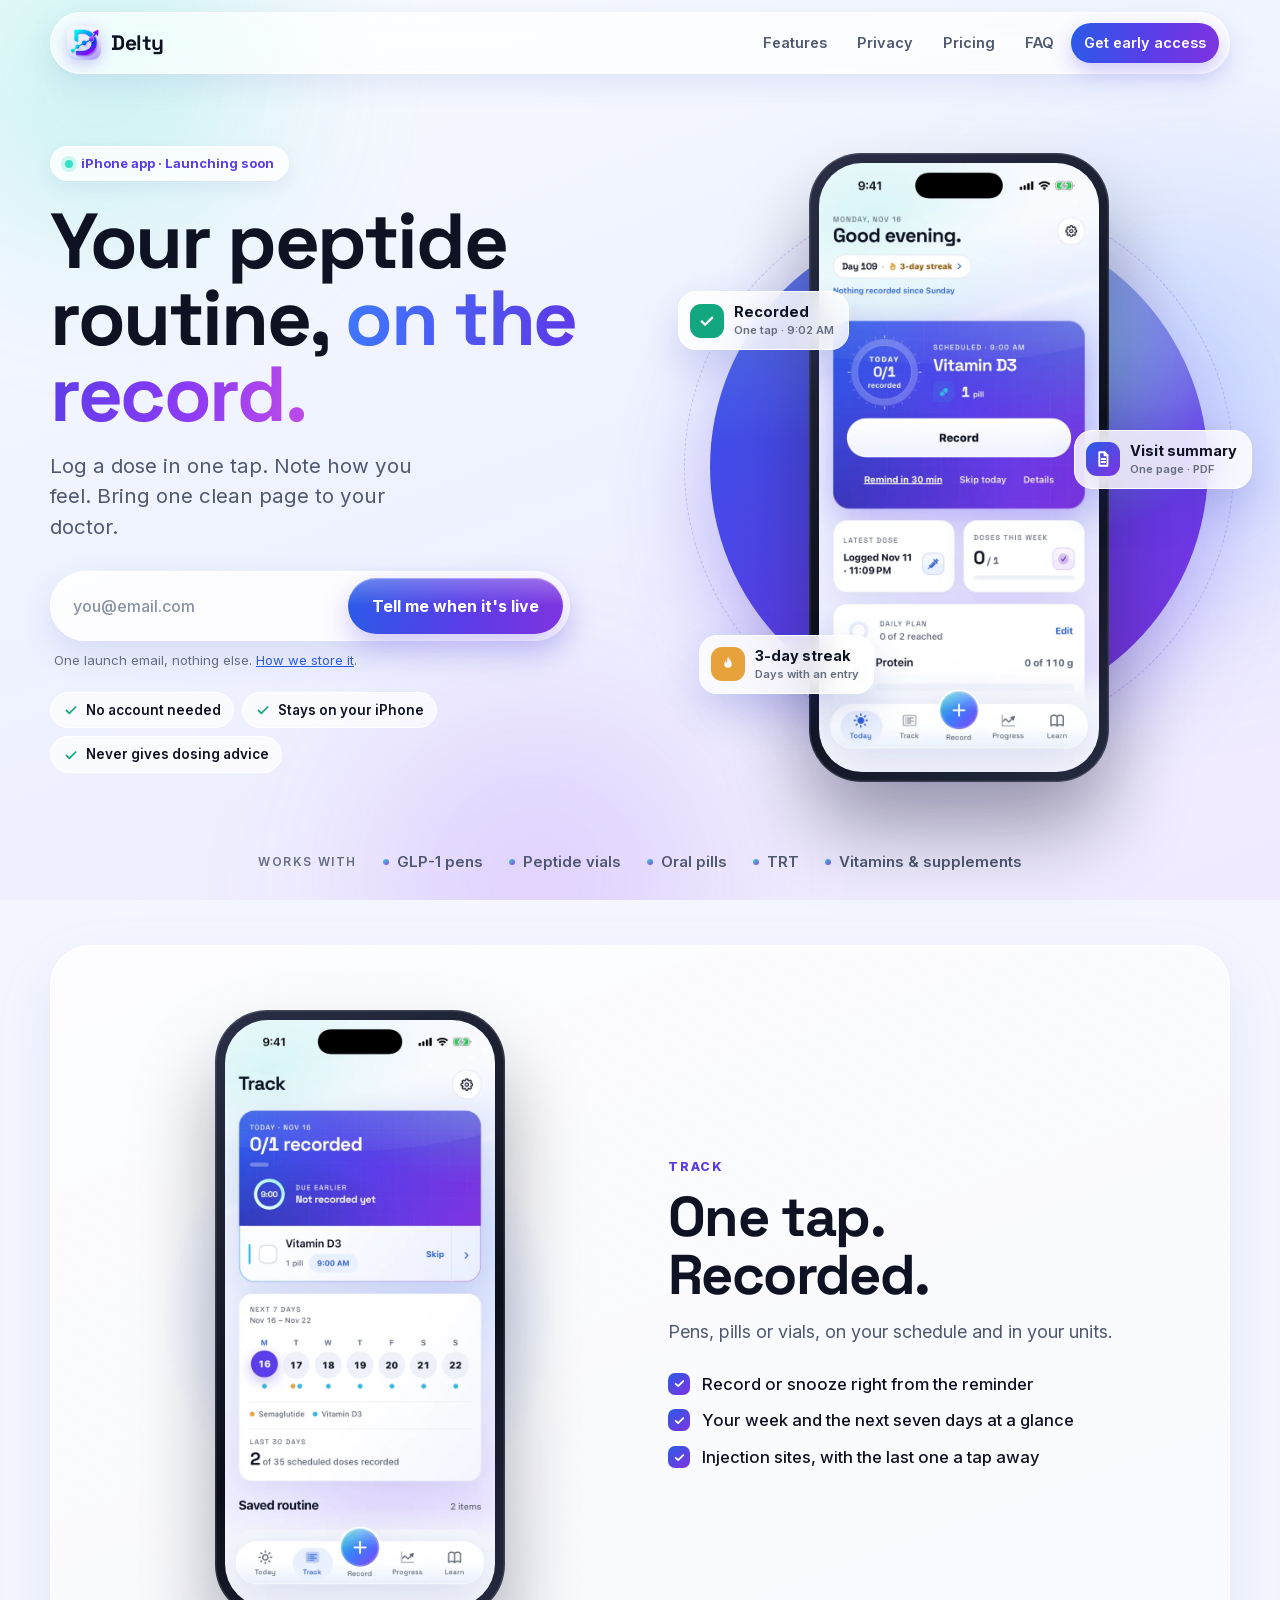
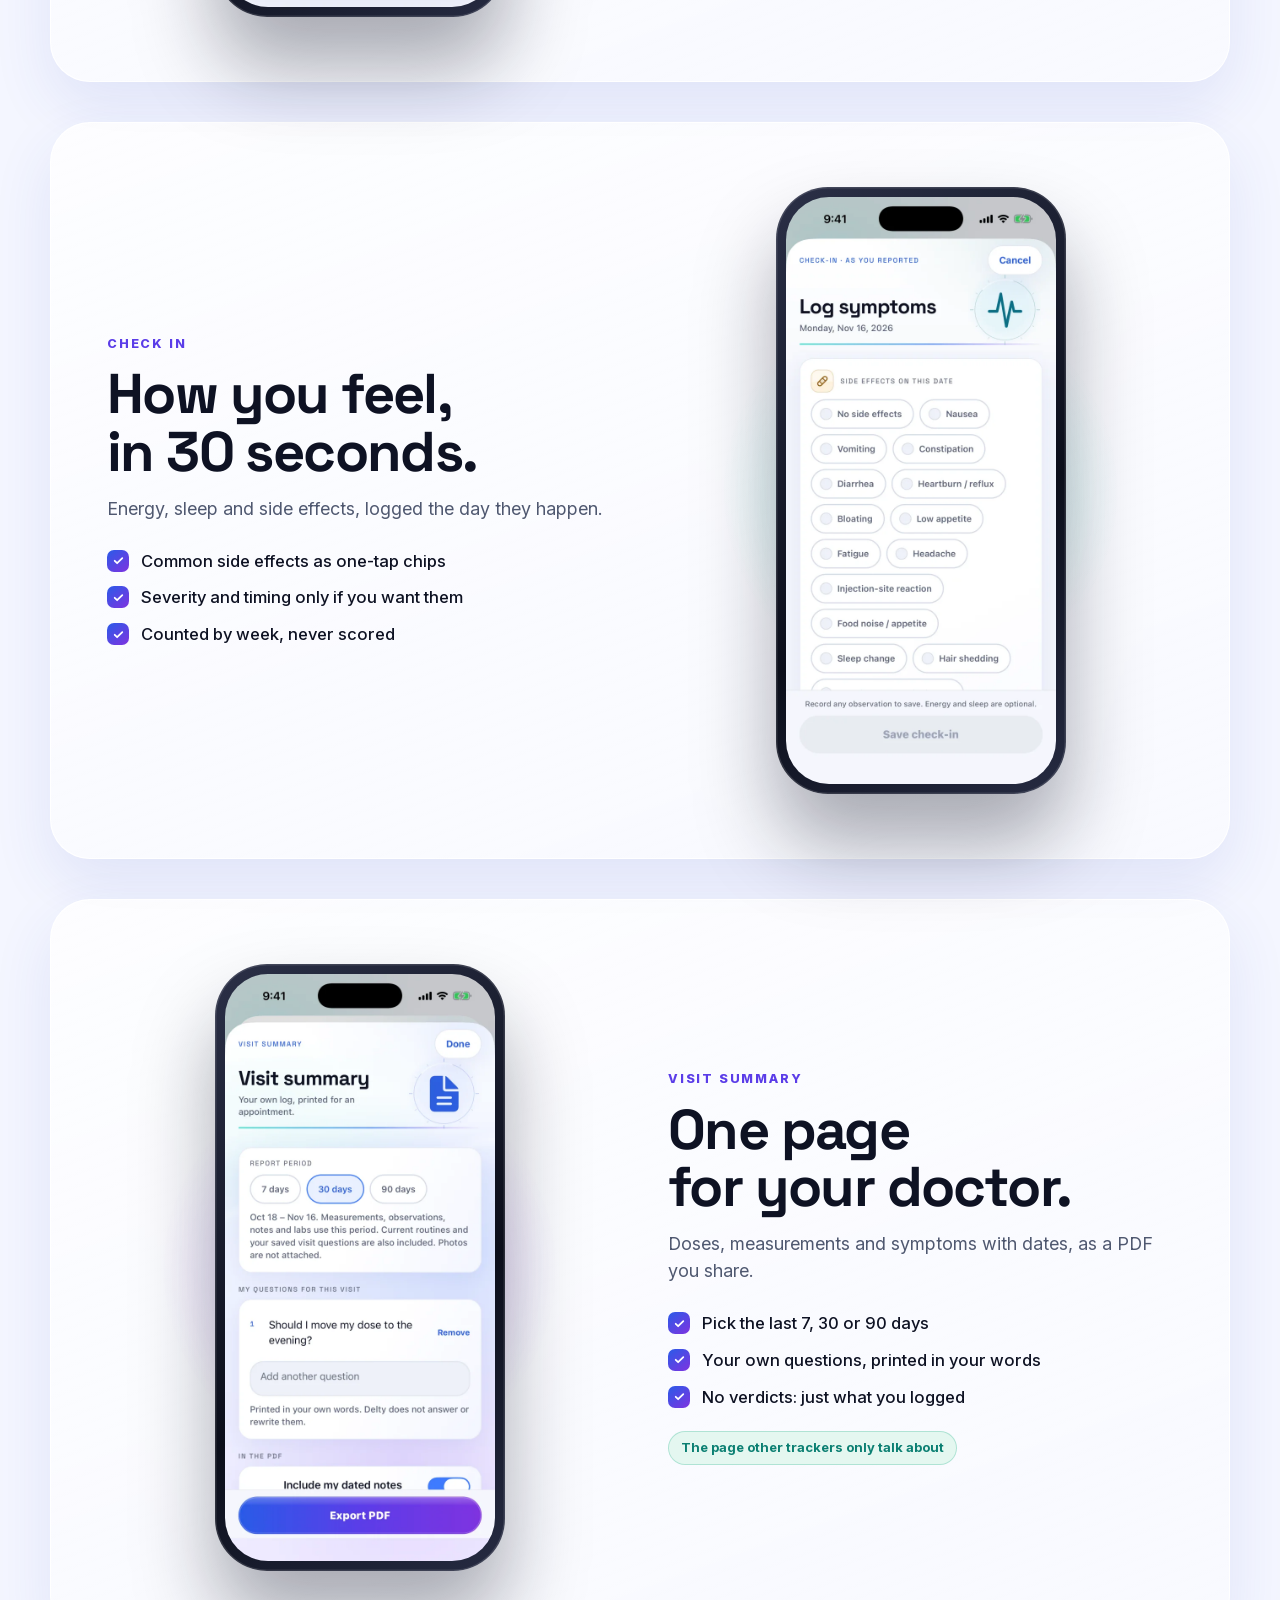
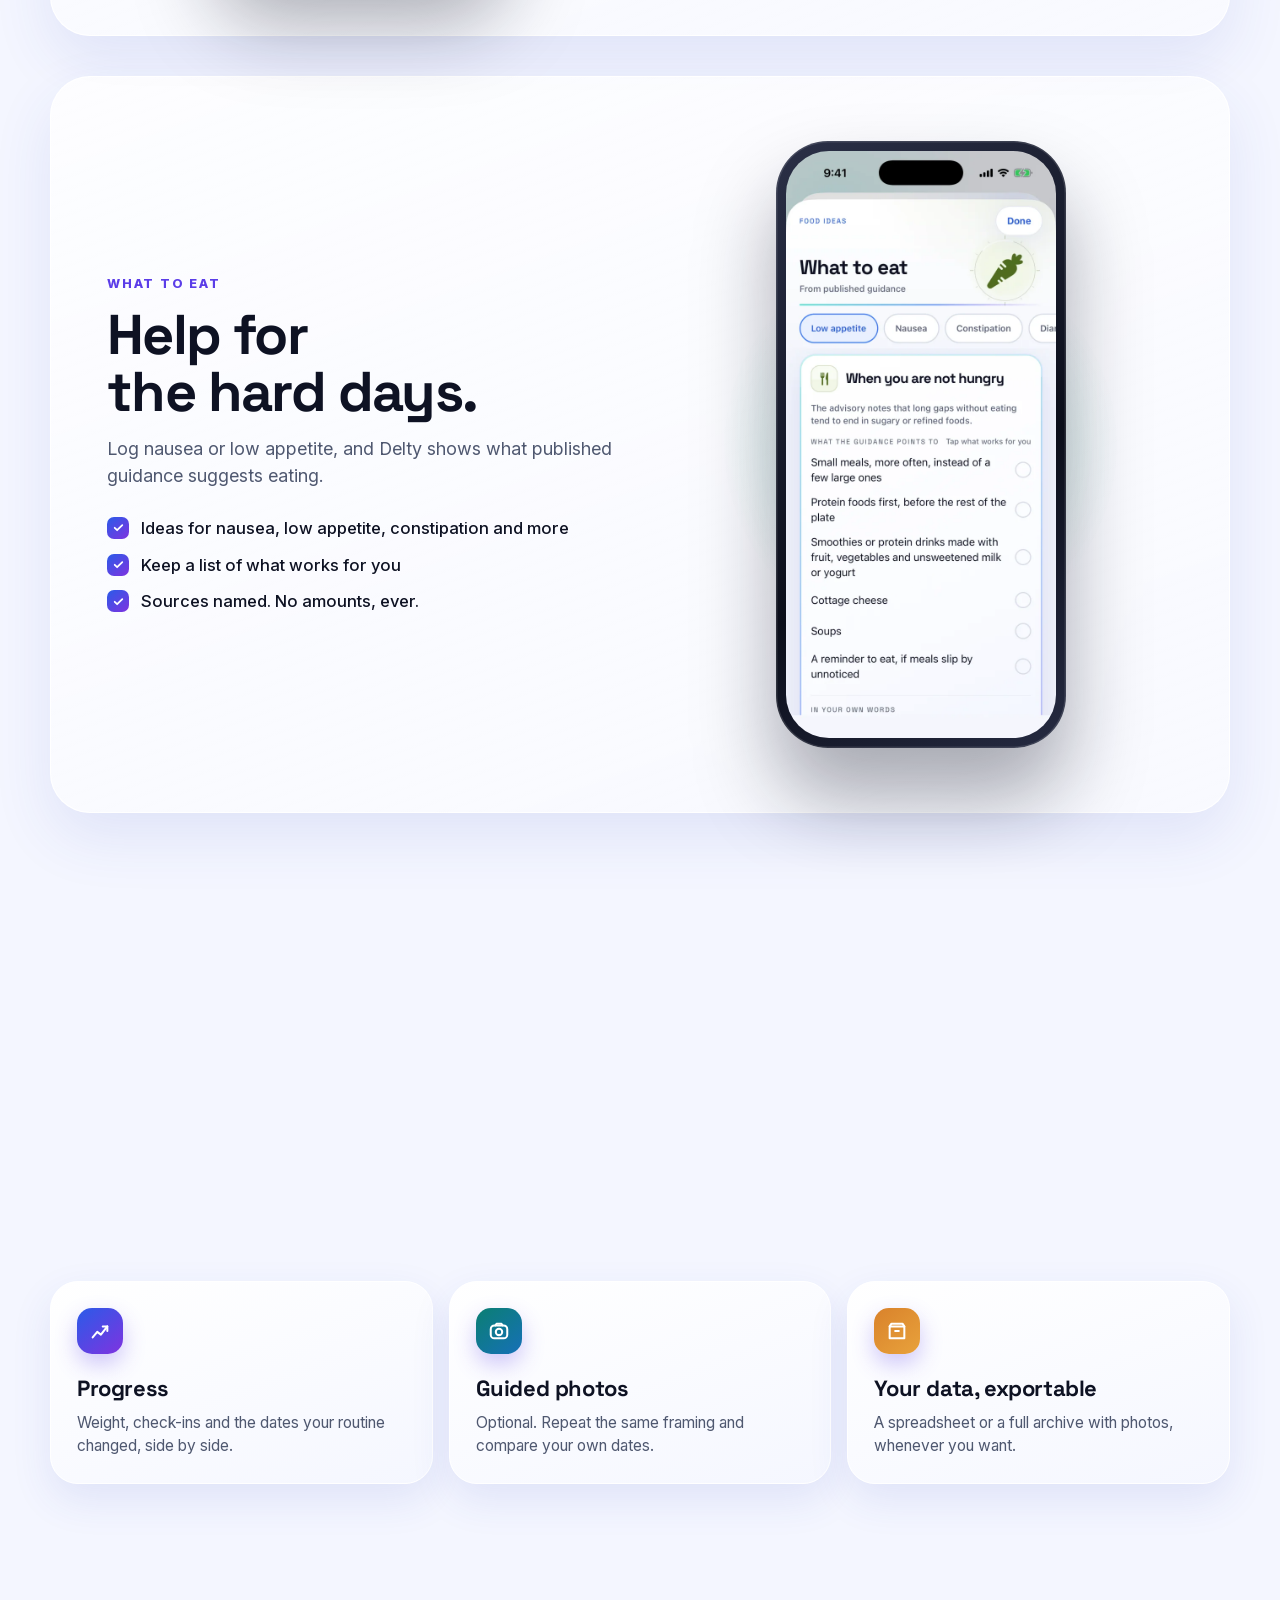
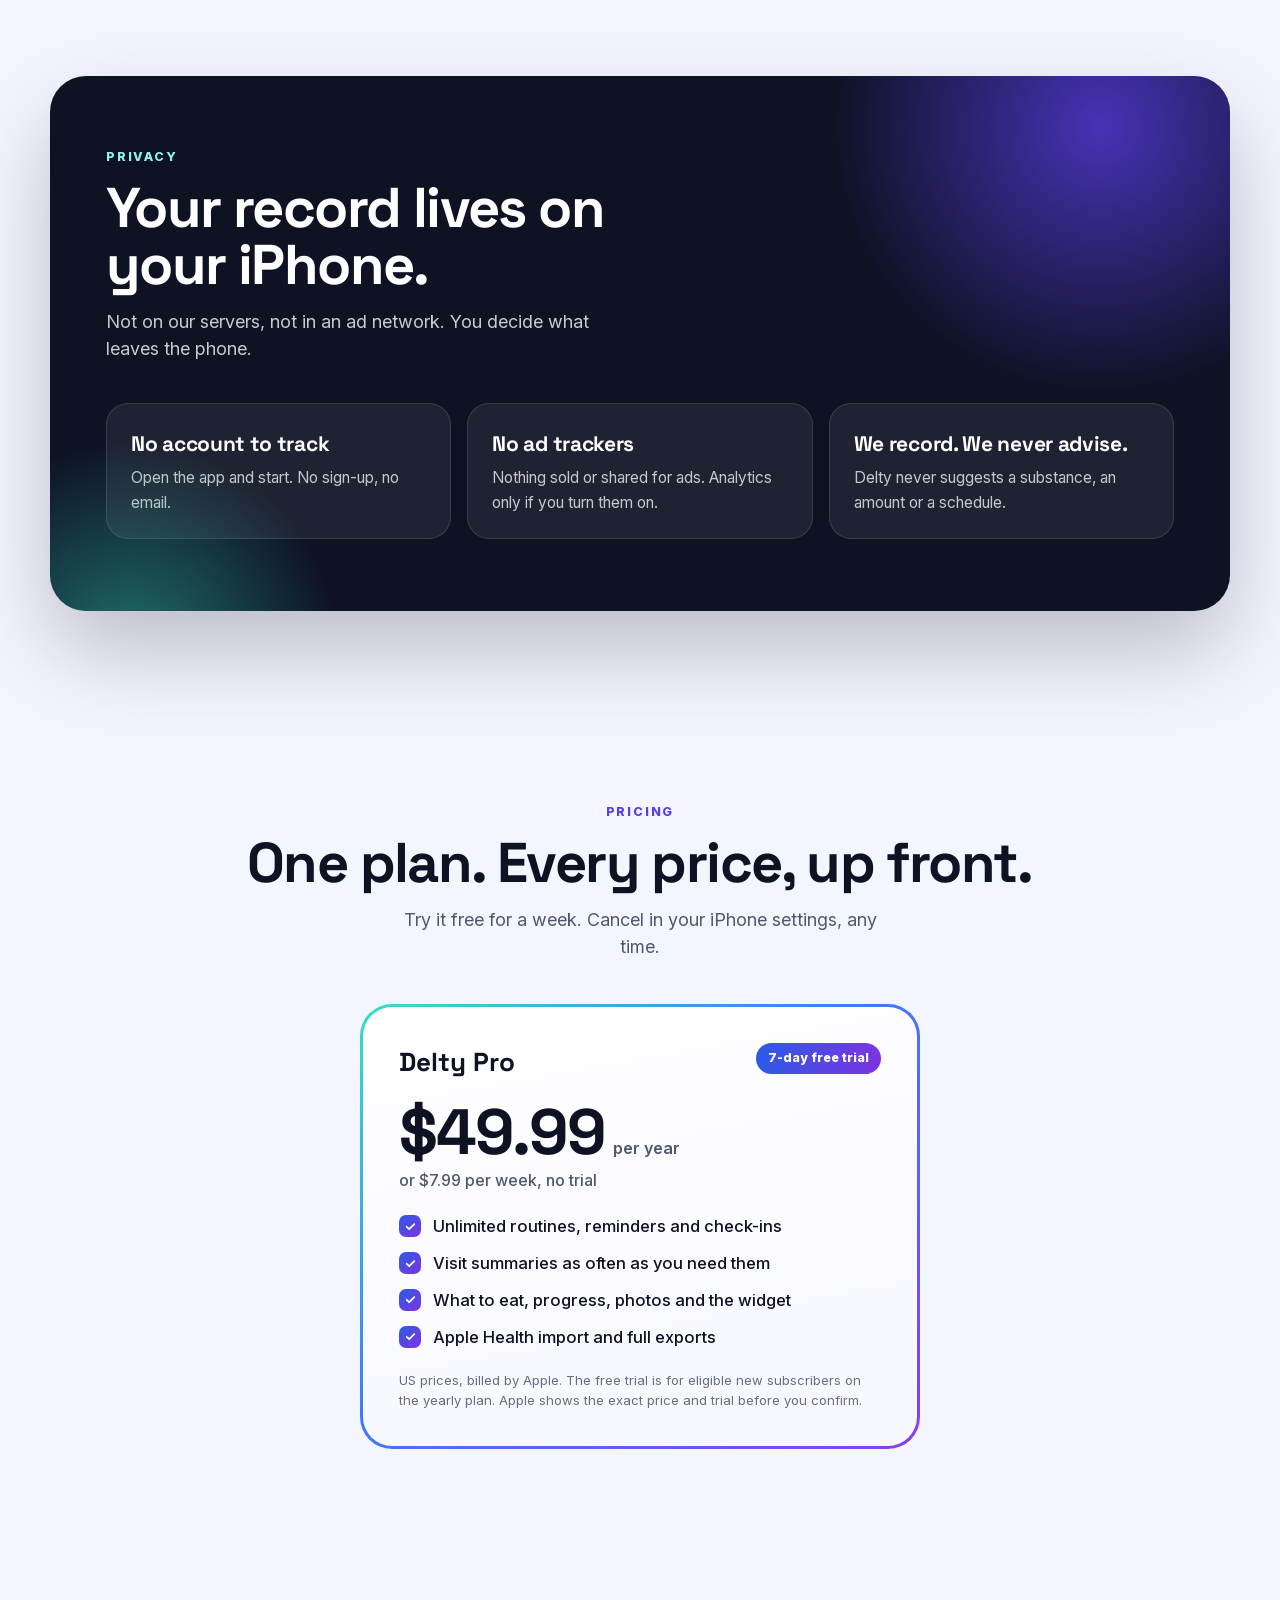
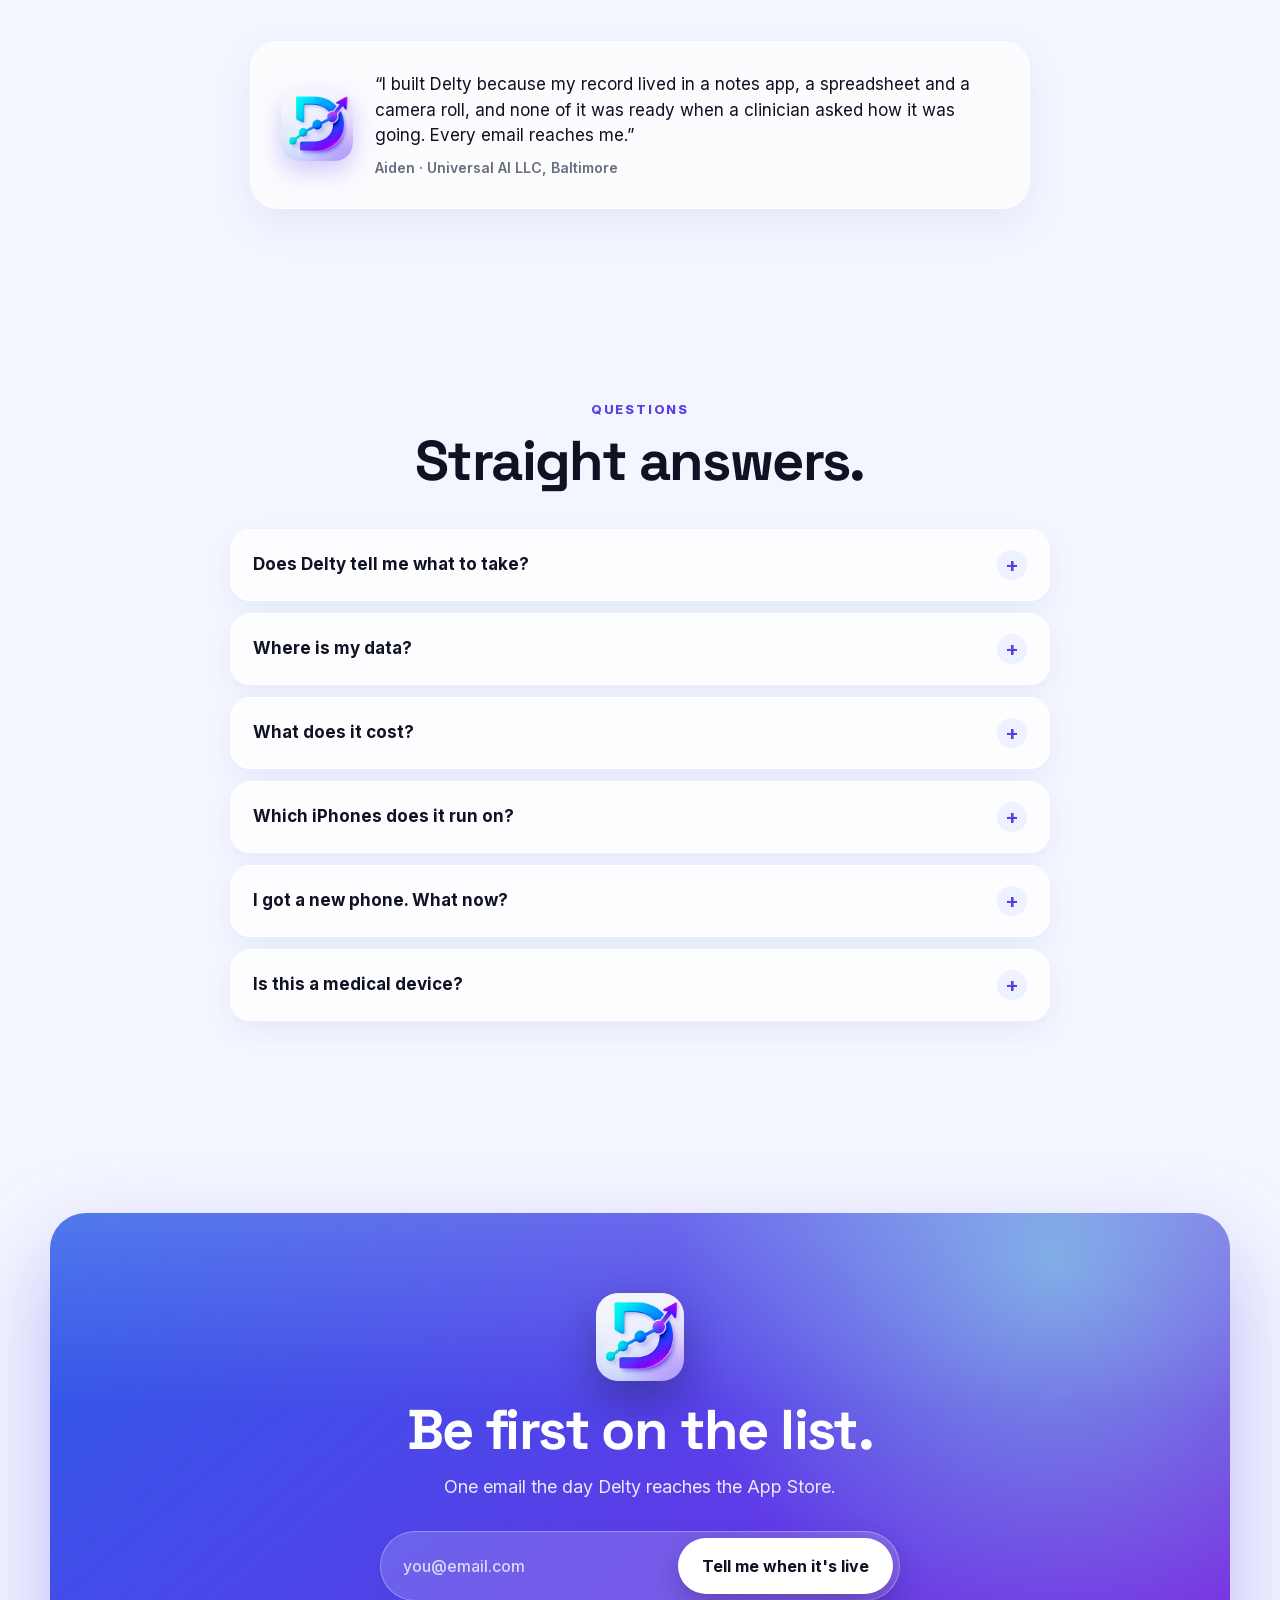
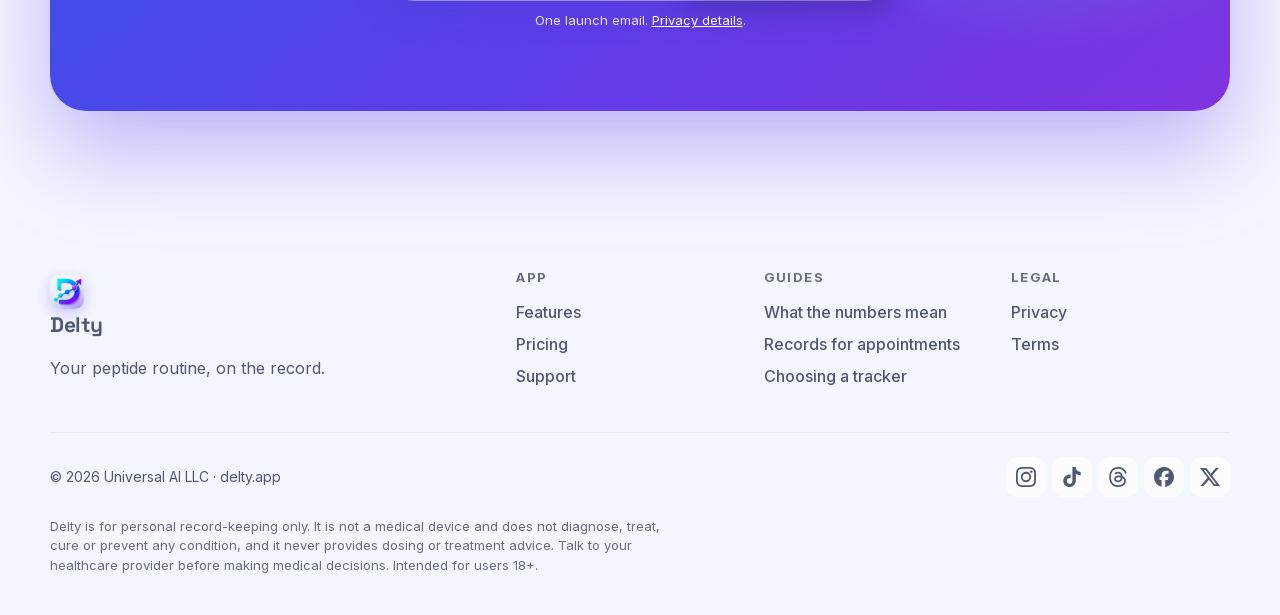
<file: index.html>
<!doctype html>
<html lang="en">
<head>
<meta charset="utf-8"><meta http-equiv="Content-Security-Policy" content="default-src 'self'; script-src 'sha256-/yg1zDhTOVJK4tWh3UaOP/XU79NfgnxuwToZ8AgAWBo='; style-src 'self' 'unsafe-inline'; font-src 'self'; img-src 'self' data:; connect-src 'self' https://kuquefazcfrnjjbrpyws.supabase.co; object-src 'none'; base-uri 'self'; form-action 'self'; upgrade-insecure-requests"><meta name="referrer" content="strict-origin-when-cross-origin">
<meta name="viewport" content="width=device-width, initial-scale=1">
<title>Delty — Your peptide routine, on the record</title>
<link rel="canonical" href="https://delty.app/">
<meta name="description" content="Delty is a private iPhone record for GLP-1 and peptide routines: log a dose in one tap, note how you feel in 30 seconds, and bring a one-page summary to your clinician. Your record stays on your iPhone. Delty never gives dosing advice.">
<meta property="og:title" content="Delty — Your peptide routine, on the record">
<meta property="og:description" content="One tap to log a dose. Thirty seconds to note how you feel. One page for your clinician. Private on your iPhone.">
<meta name="theme-color" content="#F2F4FF">
<meta name="color-scheme" content="light only">
<link rel="icon" type="image/png" sizes="32x32" href="assets/favicon-32.png">
<link rel="icon" type="image/png" sizes="64x64" href="assets/favicon-64.png">
<link rel="apple-touch-icon" href="assets/icon-180.png">
<meta property="og:type" content="website">
<meta property="og:url" content="https://delty.app/">
<meta property="og:image" content="https://delty.app/assets/og.png">
<meta property="og:image:width" content="1200">
<meta property="og:image:height" content="630">
<meta name="twitter:card" content="summary_large_image">
<meta name="twitter:title" content="Delty — Your peptide routine, on the record">
<meta name="twitter:description" content="One tap to log a dose. Thirty seconds to note how you feel. One page for your clinician. Private on your iPhone.">
<meta name="twitter:image" content="https://delty.app/assets/og.png">
<!-- Fonts are self-hosted: Inter (Google's latin/latin-ext woff2 slices) for text, Space Grotesk Bold (SIL OFL, assets/fonts/OFL-SpaceGrotesk.txt) for headlines, the same face as the app. No third-party connection before first paint. -->
<link rel="preload" as="font" type="font/woff2" crossorigin href="/assets/fonts/Inter-400-latin.woff2">
<link rel="preload" as="font" type="font/woff2" crossorigin href="/assets/fonts/Inter-600-latin.woff2">
<link rel="preload" as="font" type="font/ttf" crossorigin href="/assets/fonts/SpaceGrotesk-Bold.ttf">
<link rel="preload" as="image" href="assets/screens/today.webp">
<style>
@font-face{font-family:'Inter';font-style:normal;font-weight:400;font-display:swap;src:url(/assets/fonts/Inter-400-latin-ext.woff2) format('woff2');unicode-range:U+0100-02BA, U+02BD-02C5, U+02C7-02CC, U+02CE-02D7, U+02DD-02FF, U+0304, U+0308, U+0329, U+1D00-1DBF, U+1E00-1E9F, U+1EF2-1EFF, U+2020, U+20A0-20AB, U+20AD-20C4, U+2113, U+2C60-2C7F, U+A720-A7FF;}
@font-face{font-family:'Inter';font-style:normal;font-weight:400;font-display:swap;src:url(/assets/fonts/Inter-400-latin.woff2) format('woff2');unicode-range:U+0000-00FF, U+0131, U+0152-0153, U+02BB-02BC, U+02C6, U+02DA, U+02DC, U+0304, U+0308, U+0329, U+2000-206F, U+20AC, U+2122, U+2191, U+2193, U+2212, U+2215, U+FEFF, U+FFFD;}
@font-face{font-family:'Inter';font-style:normal;font-weight:500;font-display:swap;src:url(/assets/fonts/Inter-500-latin-ext.woff2) format('woff2');unicode-range:U+0100-02BA, U+02BD-02C5, U+02C7-02CC, U+02CE-02D7, U+02DD-02FF, U+0304, U+0308, U+0329, U+1D00-1DBF, U+1E00-1E9F, U+1EF2-1EFF, U+2020, U+20A0-20AB, U+20AD-20C4, U+2113, U+2C60-2C7F, U+A720-A7FF;}
@font-face{font-family:'Inter';font-style:normal;font-weight:500;font-display:swap;src:url(/assets/fonts/Inter-500-latin.woff2) format('woff2');unicode-range:U+0000-00FF, U+0131, U+0152-0153, U+02BB-02BC, U+02C6, U+02DA, U+02DC, U+0304, U+0308, U+0329, U+2000-206F, U+20AC, U+2122, U+2191, U+2193, U+2212, U+2215, U+FEFF, U+FFFD;}
@font-face{font-family:'Inter';font-style:normal;font-weight:600;font-display:swap;src:url(/assets/fonts/Inter-600-latin-ext.woff2) format('woff2');unicode-range:U+0100-02BA, U+02BD-02C5, U+02C7-02CC, U+02CE-02D7, U+02DD-02FF, U+0304, U+0308, U+0329, U+1D00-1DBF, U+1E00-1E9F, U+1EF2-1EFF, U+2020, U+20A0-20AB, U+20AD-20C4, U+2113, U+2C60-2C7F, U+A720-A7FF;}
@font-face{font-family:'Inter';font-style:normal;font-weight:600;font-display:swap;src:url(/assets/fonts/Inter-600-latin.woff2) format('woff2');unicode-range:U+0000-00FF, U+0131, U+0152-0153, U+02BB-02BC, U+02C6, U+02DA, U+02DC, U+0304, U+0308, U+0329, U+2000-206F, U+20AC, U+2122, U+2191, U+2193, U+2212, U+2215, U+FEFF, U+FFFD;}
@font-face{font-family:'Inter';font-style:normal;font-weight:700;font-display:swap;src:url(/assets/fonts/Inter-700-latin-ext.woff2) format('woff2');unicode-range:U+0100-02BA, U+02BD-02C5, U+02C7-02CC, U+02CE-02D7, U+02DD-02FF, U+0304, U+0308, U+0329, U+1D00-1DBF, U+1E00-1E9F, U+1EF2-1EFF, U+2020, U+20A0-20AB, U+20AD-20C4, U+2113, U+2C60-2C7F, U+A720-A7FF;}
@font-face{font-family:'Inter';font-style:normal;font-weight:700;font-display:swap;src:url(/assets/fonts/Inter-700-latin.woff2) format('woff2');unicode-range:U+0000-00FF, U+0131, U+0152-0153, U+02BB-02BC, U+02C6, U+02DA, U+02DC, U+0304, U+0308, U+0329, U+2000-206F, U+20AC, U+2122, U+2191, U+2193, U+2212, U+2215, U+FEFF, U+FFFD;}
@font-face{font-family:'Inter';font-style:normal;font-weight:800;font-display:swap;src:url(/assets/fonts/Inter-800-latin-ext.woff2) format('woff2');unicode-range:U+0100-02BA, U+02BD-02C5, U+02C7-02CC, U+02CE-02D7, U+02DD-02FF, U+0304, U+0308, U+0329, U+1D00-1DBF, U+1E00-1E9F, U+1EF2-1EFF, U+2020, U+20A0-20AB, U+20AD-20C4, U+2113, U+2C60-2C7F, U+A720-A7FF;}
@font-face{font-family:'Inter';font-style:normal;font-weight:800;font-display:swap;src:url(/assets/fonts/Inter-800-latin.woff2) format('woff2');unicode-range:U+0000-00FF, U+0131, U+0152-0153, U+02BB-02BC, U+02C6, U+02DA, U+02DC, U+0304, U+0308, U+0329, U+2000-206F, U+20AC, U+2122, U+2191, U+2193, U+2212, U+2215, U+FEFF, U+FFFD;}
@font-face{font-family:'Space Grotesk';font-style:normal;font-weight:700;font-display:swap;src:url(/assets/fonts/SpaceGrotesk-Bold.ttf) format('truetype');}

/* The app's own palette (Nov 15 "prism" pass): the logo's teal, blue and violet; ink type on a tinted white page. */
:root{
  --ink:#0E1223; --dim:#4F5870; --faint:#656D7E; --line:#E2E7F6;
  --teal:#35E0C5; --blue:#3D7BFF; --violet:#8B3BF5;
  --p0:#2A5BE8; --p1:#5B3DE8; --p2:#7F33E0;
  --glow:rgba(91,61,232,.28);
  --r-lg:28px; --r-md:20px;
  --display:'Space Grotesk','Inter',system-ui,sans-serif;
  --text:'Inter',system-ui,-apple-system,'Segoe UI',sans-serif;
}
*{box-sizing:border-box}
html{scroll-behavior:smooth;-webkit-text-size-adjust:100%;overflow-x:clip}
body{margin:0;font-family:var(--text);color:var(--ink);background:#F4F6FF;line-height:1.5;overflow-x:hidden;-webkit-font-smoothing:antialiased}
img{display:block;max-width:100%}
a{color:var(--p0)}
.skip{position:absolute;left:-999px;top:8px;background:#fff;padding:8px 12px;border-radius:10px;z-index:99}
.skip:focus{left:12px}
.sr{position:absolute;width:1px;height:1px;overflow:hidden;clip:rect(0 0 0 0);white-space:nowrap}
.wrap{width:min(1180px,100% - 40px);margin-inline:auto}
@media (max-width:520px){.wrap{width:calc(100% - 32px)}}

/* ---- The ground: a tinted pane with the logo's colours blooming slowly at its corners. */
.ground{position:fixed;inset:0;z-index:-2;overflow:hidden;background:linear-gradient(160deg,#F9FBFF 0%,#EEF2FF 48%,#F1EAFF 100%)}
.ground i{position:absolute;border-radius:50%;filter:blur(70px);opacity:.55;animation:drift 22s ease-in-out infinite alternate}
.ground .a{width:520px;height:520px;left:-160px;top:-180px;background:radial-gradient(circle,rgba(53,224,197,.55),transparent 65%)}
.ground .b{width:640px;height:640px;right:-220px;top:8%;background:radial-gradient(circle,rgba(61,123,255,.45),transparent 65%);animation-duration:28s}
.ground .c{width:560px;height:560px;left:20%;bottom:-260px;background:radial-gradient(circle,rgba(139,59,245,.38),transparent 65%);animation-duration:25s}
@keyframes drift{to{transform:translate3d(40px,30px,0) scale(1.08)}}

/* ---- Nav: a glass pill. */
.top{position:sticky;top:12px;z-index:20;margin-top:12px}
.nav{display:flex;align-items:center;justify-content:space-between;gap:12px;padding:10px 10px 10px 16px;border-radius:999px;background:rgba(255,255,255,.72);backdrop-filter:blur(18px) saturate(1.6);-webkit-backdrop-filter:blur(18px) saturate(1.6);border:1px solid rgba(255,255,255,.9);box-shadow:0 10px 30px rgba(49,64,184,.10)}
.logo{display:flex;align-items:center;gap:10px;font-family:var(--display);font-size:21px;letter-spacing:-.4px;color:var(--ink);text-decoration:none}
.logo img{border-radius:9px;box-shadow:0 4px 14px rgba(91,61,232,.25)}
.nav nav{display:flex;align-items:center;gap:4px}
.nav nav a{color:var(--dim);text-decoration:none;font-weight:600;font-size:14.5px;padding:9px 13px;border-radius:999px}
.nav nav a:hover{color:var(--ink);background:rgba(255,255,255,.8)}
.nav nav a.pill{color:#fff;background:linear-gradient(100deg,var(--p0),var(--p1) 55%,var(--p2));box-shadow:0 8px 20px var(--glow)}
@media (max-width:760px){.nav nav a:not(.pill){display:none}}

/* ---- Buttons and the launch form. */
.btn{position:relative;overflow:hidden;border:0;cursor:pointer;font:700 16px/1 var(--text);color:#fff;padding:0 24px;height:56px;border-radius:999px;white-space:nowrap;
  background:linear-gradient(100deg,var(--p0),var(--p1) 55%,var(--p2));box-shadow:0 12px 28px var(--glow),inset 0 1px 0 rgba(255,255,255,.35)}
.btn::after{content:"";position:absolute;inset:0 0 50% 0;background:linear-gradient(rgba(255,255,255,.28),rgba(255,255,255,0))}
.btn:hover{filter:brightness(1.06)}
.btn:active{transform:scale(.98)}
.btn:disabled{opacity:.75;cursor:default}
.btn:focus-visible,.cta input:focus-visible,a:focus-visible{outline:3px solid rgba(61,123,255,.55);outline-offset:3px}
.cta{display:flex;gap:8px;padding:6px;border-radius:999px;background:rgba(255,255,255,.85);border:1px solid #fff;box-shadow:0 14px 34px rgba(49,64,184,.12);max-width:520px}
.cta input[type=email]{flex:1;min-width:0;border:0;background:transparent;font:500 16px var(--text);color:var(--ink);padding:0 16px;height:56px;border-radius:999px}
.cta input::placeholder{color:#8A92A6}
.cta-note{font-size:13px;color:var(--faint);margin:10px 4px 0;max-width:520px}
@media (max-width:520px){.cta{flex-direction:column;border-radius:24px}.cta .btn{width:100%}.cta input[type=email]{height:52px}}

/* ---- Hero. */
.hero{display:grid;grid-template-columns:1.05fr .95fr;align-items:center;gap:40px;padding:72px 0 40px}
.eyebrow{display:inline-flex;align-items:center;gap:8px;font-size:13px;font-weight:700;color:var(--p1);background:rgba(255,255,255,.8);border:1px solid #fff;padding:7px 14px;border-radius:999px;box-shadow:0 6px 18px rgba(49,64,184,.08)}
.eyebrow i{width:8px;height:8px;border-radius:50%;background:var(--teal);box-shadow:0 0 0 4px rgba(53,224,197,.22)}
h1{font-family:var(--display);font-weight:700;font-size:clamp(44px,6.2vw,78px);line-height:.98;letter-spacing:-2.4px;margin:22px 0 18px}
.grad{background:linear-gradient(100deg,var(--blue),var(--p1) 45%,var(--violet) 75%,#C04BE8);-webkit-background-clip:text;background-clip:text;color:transparent}
.lede{font-size:clamp(18px,1.6vw,21px);color:var(--dim);max-width:30ch;margin:0 0 28px}
.trust{display:flex;flex-wrap:wrap;gap:8px;margin-top:22px;padding:0;list-style:none}
.trust li{display:flex;align-items:center;gap:7px;font-size:13.5px;font-weight:600;color:var(--ink);background:rgba(255,255,255,.7);border:1px solid #fff;padding:7px 12px;border-radius:999px}
.trust svg{flex:none}

/* The stage: the prism disc, the phone, three glass notes floating on it. */
.stage{position:relative;display:grid;place-items:center;min-height:620px}
.disc{position:absolute;width:min(520px,92%);aspect-ratio:1;border-radius:50%;background:radial-gradient(circle at 70% 25%,rgba(140,245,228,.65),transparent 38%),linear-gradient(140deg,var(--p0),var(--p1) 55%,var(--p2));box-shadow:0 40px 90px rgba(91,61,232,.35)}
.disc::before{content:"";position:absolute;inset:-26px;border-radius:50%;border:1.5px dashed rgba(91,61,232,.25);animation:spin 60s linear infinite}
.disc::after{content:"";position:absolute;inset:0;border-radius:50%;background:linear-gradient(180deg,rgba(255,255,255,.28),transparent 45%)}
@keyframes spin{to{transform:rotate(360deg)}}
.phone{position:relative;width:min(300px,72vw);padding:10px;border-radius:52px;background:linear-gradient(145deg,#2B3047,#0B0E1A 60%,#262B42);box-shadow:0 50px 80px rgba(14,18,35,.35),0 0 0 1.5px rgba(255,255,255,.12) inset}
.phone img{border-radius:43px;width:100%;height:auto;aspect-ratio:1206/2622;background:#F4F6FF}
.hero .phone{animation:float 7s ease-in-out infinite}
@keyframes float{50%{transform:translateY(-12px)}}
.note{position:absolute;display:flex;align-items:center;gap:10px;padding:11px 14px 11px 11px;border-radius:18px;background:rgba(255,255,255,.82);backdrop-filter:blur(14px);-webkit-backdrop-filter:blur(14px);border:1px solid #fff;box-shadow:0 18px 40px rgba(49,64,184,.18);font-size:13.5px;line-height:1.25;animation:float 8s ease-in-out infinite}
.note b{display:block;font-size:14.5px}
.note small{color:var(--faint);font-weight:600}
.note .dot{flex:none;width:34px;height:34px;border-radius:11px;display:grid;place-items:center;color:#fff}
.n1{left:-2%;top:22%;animation-delay:-2s}.n1 .dot{background:#12A77F}
.n2{right:-4%;top:44%;animation-delay:-4s}.n2 .dot{background:linear-gradient(140deg,var(--p0),var(--p2))}
.n3{left:2%;bottom:14%;animation-delay:-6s}.n3 .dot{background:#E8A23C}
@media (max-width:960px){.hero{grid-template-columns:1fr;padding-top:44px;text-align:left}.stage{min-height:560px}}
@media (max-width:520px){.stage{min-height:500px}.n1{left:0;top:40%}.n2{right:0;top:62%}.n3{left:0;bottom:5%}.note{font-size:12.5px;padding:9px 12px 9px 9px}.note .dot{width:30px;height:30px}}

/* ---- The "works with" strip. */
.works{display:flex;flex-wrap:wrap;align-items:center;justify-content:center;gap:10px 26px;padding:22px 0 8px;color:var(--dim);font-weight:600;font-size:15px}
.works span{display:flex;align-items:center;gap:8px}
.works span::before{content:"";width:6px;height:6px;border-radius:50%;background:linear-gradient(140deg,var(--teal),var(--violet))}
.works .lbl{font-size:12px;letter-spacing:1.6px;text-transform:uppercase;color:var(--faint)}
.works .lbl::before{display:none}

/* ---- Sections. */
section{padding:96px 0}
.kicker{font-size:12.5px;font-weight:800;letter-spacing:1.8px;text-transform:uppercase;color:var(--p1)}
h2{font-family:var(--display);font-weight:700;font-size:clamp(34px,4.4vw,56px);line-height:1.02;letter-spacing:-1.6px;margin:12px 0 16px}
.lead{font-size:clamp(17px,1.4vw,19px);color:var(--dim);max-width:46ch;margin:0}
.center{text-align:center}.center .lead{margin-inline:auto}

/* Feature rows: one big real screen beside a headline and three short lines. */
.feature{display:grid;grid-template-columns:1fr 1fr;align-items:center;gap:56px;padding:28px 56px;border-radius:40px;background:linear-gradient(160deg,rgba(255,255,255,.78),rgba(255,255,255,.42));border:1px solid rgba(255,255,255,.95);box-shadow:0 24px 60px rgba(49,64,184,.10)}
section.f{padding:20px 0}
section.f:first-of-type{padding-top:64px}
.feature.flip .shot{order:2}
.shot{position:relative;display:grid;place-items:center;padding:36px 0}
.shot::before{content:"";position:absolute;width:82%;aspect-ratio:1;border-radius:50%;background:radial-gradient(circle,var(--tone,rgba(91,61,232,.28)),transparent 68%)}
.shot .phone{width:min(290px,70vw)}
.points{list-style:none;padding:0;margin:26px 0 0;display:grid;gap:12px}
.points li{display:flex;gap:12px;align-items:flex-start;font-size:16.5px;font-weight:500}
.points li::before{content:"";flex:none;width:22px;height:22px;margin-top:1px;border-radius:7px;background:linear-gradient(140deg,var(--p0),var(--p2)) center/12px no-repeat;
  background-image:url("data:image/svg+xml,%3Csvg xmlns='http://www.w3.org/2000/svg' viewBox='0 0 24 24' fill='none' stroke='white' stroke-width='3.2' stroke-linecap='round' stroke-linejoin='round'%3E%3Cpath d='M5 12.5l4.5 4.5L19 7.5'/%3E%3C/svg%3E"),linear-gradient(140deg,var(--p0),var(--p2));background-size:13px,100%;background-position:center}
.tag{display:inline-block;margin-top:22px;font-size:13px;font-weight:700;color:#0B7F72;background:#E4F7F0;border:1px solid rgba(18,167,127,.25);padding:6px 12px;border-radius:999px}
@media (max-width:900px){.feature{grid-template-columns:1fr;gap:8px;padding:8px 24px 36px;border-radius:32px}.feature.flip .shot{order:0}section{padding:72px 0}section.f{padding:12px 0}}

/* Bento: the smaller things the record does. */
.bento{display:grid;grid-template-columns:repeat(3,1fr);gap:16px;margin-top:44px}
.tile{position:relative;overflow:hidden;padding:26px;border-radius:var(--r-lg);background:linear-gradient(160deg,#fff,#F5F7FF);border:1px solid #fff;box-shadow:0 16px 40px rgba(49,64,184,.10);transition:transform .25s ease,box-shadow .25s ease}
.tile:hover{transform:translateY(-4px);box-shadow:0 24px 50px rgba(49,64,184,.16)}
.tile h3{font-family:var(--display);font-size:22px;letter-spacing:-.4px;margin:18px 0 6px}
.tile p{margin:0;color:var(--dim);font-size:15.5px}
.ico{width:46px;height:46px;border-radius:15px;display:grid;place-items:center;color:#fff;background:linear-gradient(140deg,var(--p0),var(--p2));box-shadow:0 10px 22px var(--glow)}
.ico.t{background:linear-gradient(140deg,#0B7F72,#1670B8)}
.ico.a{background:linear-gradient(140deg,#D9822B,#E8A23C)}
@media (max-width:900px){.bento{grid-template-columns:1fr 1fr}}
@media (max-width:560px){.bento{grid-template-columns:1fr}}

/* Privacy: the one dark band, the prism glowing behind it. */
.dark{position:relative;overflow:hidden;color:#fff;border-radius:36px;padding:72px 56px;background:#0E1223;box-shadow:0 40px 90px rgba(14,18,35,.25)}
.dark::before{content:"";position:absolute;width:620px;height:620px;right:-180px;top:-260px;border-radius:50%;background:radial-gradient(circle,rgba(91,61,232,.75),transparent 62%)}
.dark::after{content:"";position:absolute;width:480px;height:480px;left:-160px;bottom:-280px;border-radius:50%;background:radial-gradient(circle,rgba(53,224,197,.45),transparent 62%)}
.dark > *{position:relative}
.dark .kicker{color:#8CF5E4}
.dark h2{max-width:16ch}
.dark .lead{color:rgba(255,255,255,.78)}
.vows{display:grid;grid-template-columns:repeat(3,1fr);gap:16px;margin-top:40px}
.vow{padding:24px;border-radius:22px;background:rgba(255,255,255,.07);border:1px solid rgba(255,255,255,.12)}
.vow b{display:block;font-family:var(--display);font-size:21px;letter-spacing:-.3px;margin-bottom:6px}
.vow span{color:rgba(255,255,255,.75);font-size:15.5px}
@media (max-width:900px){.vows{grid-template-columns:1fr}.dark{padding:48px 24px;border-radius:28px}}

/* Pricing: one plan, every number on the page. */
.price-card{position:relative;max-width:560px;margin:44px auto 0;padding:3px;border-radius:32px;background:linear-gradient(140deg,var(--teal),var(--blue) 45%,var(--violet))}
.price-in{border-radius:29px;background:linear-gradient(170deg,#fff,#F6F7FF);padding:36px}
.price-head{display:flex;justify-content:space-between;align-items:flex-start;gap:12px}
.price-head h3{font-family:var(--display);font-size:26px;margin:0}
.badge{font-size:12.5px;font-weight:800;color:#fff;background:linear-gradient(100deg,var(--p0),var(--p2));padding:6px 12px;border-radius:999px;white-space:nowrap}
.amount{display:flex;align-items:baseline;gap:8px;margin:18px 0 4px}
.amount strong{font-family:var(--display);font-size:64px;letter-spacing:-2px;line-height:1}
.amount span{color:var(--dim);font-weight:600}
.alt{color:var(--dim);margin:0 0 22px;font-weight:500}
.price-in .points{margin-top:0}
.fine{font-size:13px;color:var(--faint);margin:22px 0 0}

/* Maker note. */
.maker{display:grid;grid-template-columns:auto 1fr;gap:22px;align-items:center;max-width:780px;margin:0 auto;padding:30px;border-radius:var(--r-lg);background:rgba(255,255,255,.7);border:1px solid #fff;box-shadow:0 16px 40px rgba(49,64,184,.08)}
.maker img{border-radius:18px;box-shadow:0 10px 26px var(--glow)}
.maker p{margin:0;font-size:17px}
.maker small{display:block;margin-top:8px;color:var(--faint);font-weight:600}
@media (max-width:560px){.maker{grid-template-columns:1fr}}

/* FAQ. */
.faq{max-width:820px;margin:40px auto 0;display:grid;gap:12px}
details{border-radius:20px;background:rgba(255,255,255,.8);border:1px solid #fff;box-shadow:0 10px 26px rgba(49,64,184,.07);padding:0 22px}
summary{cursor:pointer;list-style:none;display:flex;justify-content:space-between;align-items:center;gap:16px;padding:20px 0;font-weight:700;font-size:17px}
summary::-webkit-details-marker{display:none}
summary::after{content:"+";flex:none;width:30px;height:30px;border-radius:50%;display:grid;place-items:center;background:#EEF1FF;color:var(--p1);font-size:20px;font-weight:600;transition:transform .2s}
details[open] summary::after{transform:rotate(45deg)}
details p{margin:0 0 20px;color:var(--dim);font-size:16px}

/* Final call. */
.final{position:relative;overflow:hidden;text-align:center;padding:80px 28px;border-radius:36px;color:#fff;background:linear-gradient(140deg,var(--p0),var(--p1) 55%,var(--p2));box-shadow:0 40px 90px rgba(91,61,232,.35)}
.final::before{content:"";position:absolute;inset:0;background:radial-gradient(circle at 85% 10%,rgba(140,245,228,.55),transparent 35%),linear-gradient(180deg,rgba(255,255,255,.18),transparent 40%)}
.final > *{position:relative}
.final img.mark{margin:0 auto 20px;border-radius:22px;box-shadow:0 18px 40px rgba(14,18,35,.3)}
.final h2{margin-inline:auto;max-width:15ch}
.final .lead{color:rgba(255,255,255,.88);margin-inline:auto}
.final .cta{margin:30px auto 0;background:rgba(255,255,255,.16);border-color:rgba(255,255,255,.3)}
.final .cta input[type=email]{color:#fff}
.final .cta input::placeholder{color:rgba(255,255,255,.75)}
.final .btn{background:#fff;color:var(--ink);box-shadow:0 12px 28px rgba(14,18,35,.25)}
.final .btn::after{display:none}
.final .cta-note{color:rgba(255,255,255,.85);margin-inline:auto}
.final .cta-note a{color:#fff}

/* Footer. */
footer{padding:64px 0 40px;color:var(--dim)}
.cols{display:grid;grid-template-columns:2fr 1fr 1fr 1fr;gap:28px}
.cols h2{font-family:var(--text);font-size:13px;letter-spacing:1.4px;text-transform:uppercase;color:var(--faint);margin:0 0 12px}
.cols a{display:block;color:var(--dim);text-decoration:none;padding:4px 0;font-weight:500}
.cols a:hover{color:var(--ink)}
.brand p{margin:12px 0 0}
.base{display:flex;justify-content:space-between;align-items:center;gap:16px;flex-wrap:wrap;margin-top:40px;padding-top:24px;border-top:1px solid var(--line);font-size:14px}
.socials{display:flex;gap:6px}
.socials a{display:grid;place-items:center;width:40px;height:40px;border-radius:12px;color:var(--dim);background:rgba(255,255,255,.7)}
.socials a:hover{color:var(--p1)}
.legal{font-size:13px;color:var(--faint);margin:20px 0 0;max-width:80ch}
@media (max-width:760px){.cols{grid-template-columns:1fr 1fr}.brand{grid-column:1/-1}}

/* Quiet rise-in, opted into by the script (content is visible without it). */
.js .rise{opacity:0;transform:translateY(24px);transition:opacity .7s ease,transform .7s cubic-bezier(.2,.7,.2,1)}
.js .rise.in{opacity:1;transform:none}
/* The tall feature panels only slide: a panel never stands blank while it waits to enter. */
.js .feature.rise{opacity:1}
@media (prefers-reduced-motion:reduce){*,*::before,*::after{animation:none!important;transition:none!important}.js .rise{opacity:1;transform:none}html{scroll-behavior:auto}}
</style>
<script type="application/ld+json">
{
  "@context": "https://schema.org",
  "@type": "SoftwareApplication",
  "name": "Delty: GLP-1 & Peptide Tracker",
  "operatingSystem": "iOS",
  "applicationCategory": "HealthApplication",
  "url": "https://delty.app/",
  "description": "A private iPhone record for GLP-1 and peptide routines: doses, check-ins and measurements, and a one-page visit summary for your clinician. Delty never gives dosing advice.",
  "author": { "@type": "Organization", "name": "Universal AI LLC", "url": "https://universalaillc.com" },
  "offers": [
    { "@type": "Offer", "price": "49.99", "priceCurrency": "USD", "name": "Delty Pro — annual (7-day free trial for eligible new subscribers)" },
    { "@type": "Offer", "price": "7.99", "priceCurrency": "USD", "name": "Delty Pro — weekly" }
  ]
}
</script>
</head>
<body>
<a class="skip" href="#main">Skip to content</a>
<div class="ground" aria-hidden="true"><i class="a"></i><i class="b"></i><i class="c"></i></div>

<div class="wrap top">
  <header class="nav">
    <a class="logo" href="/"><img src="assets/icon-180.png" width="34" height="34" alt="">Delty</a>
    <nav aria-label="Main"><a href="#features">Features</a><a href="#privacy">Privacy</a><a href="#pricing">Pricing</a><a href="#faq">FAQ</a><a class="pill" href="#join">Get early access</a></nav>
  </header>
</div>

<main id="main">
<div class="wrap">
  <div class="hero">
    <div class="copy">
      <span class="eyebrow"><i></i>iPhone app · Launching soon</span>
      <h1>Your peptide routine, <span class="grad">on the record.</span></h1>
      <p class="lede">Log a dose in one tap. Note how you feel. Bring one clean page to your doctor.</p>
      <div>
      <form class="cta" id="join" action="#" method="POST">
        <input type="email" name="email" placeholder="you@email.com" required aria-label="Email address" autocomplete="email">
        <input type="hidden" name="ref" id="refField" value="direct">
        <button class="btn" type="submit">Tell me when it's live</button>
      </form>
      <p class="cta-note" role="status" aria-live="polite">One launch email, nothing else. <a href="/privacy.html#launch-list">How we store it</a>.</p>
      </div>
      <ul class="trust" aria-label="Promises">
        <li><svg width="16" height="16" viewBox="0 0 24 24" fill="none" stroke="#12A77F" stroke-width="2.6" stroke-linecap="round" stroke-linejoin="round" aria-hidden="true"><path d="M5 12.5l4.5 4.5L19 7.5"/></svg>No account needed</li>
        <li><svg width="16" height="16" viewBox="0 0 24 24" fill="none" stroke="#12A77F" stroke-width="2.6" stroke-linecap="round" stroke-linejoin="round" aria-hidden="true"><path d="M5 12.5l4.5 4.5L19 7.5"/></svg>Stays on your iPhone</li>
        <li><svg width="16" height="16" viewBox="0 0 24 24" fill="none" stroke="#12A77F" stroke-width="2.6" stroke-linecap="round" stroke-linejoin="round" aria-hidden="true"><path d="M5 12.5l4.5 4.5L19 7.5"/></svg>Never gives dosing advice</li>
      </ul>
    </div>
    <div class="stage">
      <div class="disc" aria-hidden="true"></div>
      <div class="phone"><img src="assets/screens/today.webp" width="640" height="1391" alt="Delty's Today screen: the next scheduled item with a Record button, a ring showing today's progress, and this week's count."></div>
      <div class="note n1" aria-hidden="true"><span class="dot"><svg width="18" height="18" viewBox="0 0 24 24" fill="none" stroke="#fff" stroke-width="3" stroke-linecap="round" stroke-linejoin="round"><path d="M5 12.5l4.5 4.5L19 7.5"/></svg></span><span><b>Recorded</b><small>One tap · 9:02 AM</small></span></div>
      <div class="note n2" aria-hidden="true"><span class="dot"><svg width="18" height="18" viewBox="0 0 24 24" fill="none" stroke="#fff" stroke-width="2.4" stroke-linecap="round" stroke-linejoin="round"><path d="M7 3h7l4 4v14H7z"/><path d="M14 3v4h4M10 12h5M10 16h5"/></svg></span><span><b>Visit summary</b><small>One page · PDF</small></span></div>
      <div class="note n3" aria-hidden="true"><span class="dot"><svg width="18" height="18" viewBox="0 0 24 24" fill="#fff" aria-hidden="true"><path d="M12 2c1 3.5 5 5.5 5 10a5 5 0 0 1-10 0c0-2 1-3.5 2-4.5.3 1.6 1.2 2.6 2.2 2.8C10.6 7.6 11.4 4.6 12 2z"/></svg></span><span><b>3-day streak</b><small>Days with an entry</small></span></div>
    </div>
  </div>
  <div class="works" aria-label="Works with">
    <span class="lbl">Works with</span><span>GLP-1 pens</span><span>Peptide vials</span><span>Oral pills</span><span>TRT</span><span>Vitamins &amp; supplements</span>
  </div>
</div>

<section id="features" class="f">
  <div class="wrap feature rise">
    <div class="shot" style="--tone:rgba(61,123,255,.30)"><div class="phone"><img src="assets/screens/track.webp" width="640" height="1391" loading="lazy" alt="Delty's Track screen: today's items with a checkbox each, the next seven days, and doses recorded in the last 30 days."></div></div>
    <div>
      <div class="kicker">Track</div>
      <h2>One tap.<br>Recorded.</h2>
      <p class="lead">Pens, pills or vials, on your schedule and in your units.</p>
      <ul class="points">
        <li>Record or snooze right from the reminder</li>
        <li>Your week and the next seven days at a glance</li>
        <li>Injection sites, with the last one a tap away</li>
      </ul>
    </div>
  </div>
</section>

<section class="f">
  <div class="wrap feature flip rise">
    <div class="shot" style="--tone:rgba(53,224,197,.32)"><div class="phone"><img src="assets/screens/symptoms.webp" width="640" height="1391" loading="lazy" alt="Delty's Log symptoms sheet: side effects as tappable chips, including nausea, fatigue, hair shedding and injection-site reaction."></div></div>
    <div>
      <div class="kicker">Check in</div>
      <h2>How you feel,<br>in 30 seconds.</h2>
      <p class="lead">Energy, sleep and side effects, logged the day they happen.</p>
      <ul class="points">
        <li>Common side effects as one-tap chips</li>
        <li>Severity and timing only if you want them</li>
        <li>Counted by week, never scored</li>
      </ul>
    </div>
  </div>
</section>

<section class="f">
  <div class="wrap feature rise">
    <div class="shot" style="--tone:rgba(139,59,245,.30)"><div class="phone"><img src="assets/screens/report.webp" width="640" height="1391" loading="lazy" alt="Delty's Visit summary screen: choose 7, 30 or 90 days, add your own questions, and export a PDF."></div></div>
    <div>
      <div class="kicker">Visit summary</div>
      <h2>One page<br>for your doctor.</h2>
      <p class="lead">Doses, measurements and symptoms with dates, as a PDF you share.</p>
      <ul class="points">
        <li>Pick the last 7, 30 or 90 days</li>
        <li>Your own questions, printed in your words</li>
        <li>No verdicts: just what you logged</li>
      </ul>
      <span class="tag">The page other trackers only talk about</span>
    </div>
  </div>
</section>

<section class="f">
  <div class="wrap feature flip rise">
    <div class="shot" style="--tone:rgba(18,167,127,.28)"><div class="phone"><img src="assets/screens/eat.webp" width="640" height="1391" loading="lazy" alt="Delty's What to eat screen: food ideas for low appetite from published guidance, with a tap to mark what works for you."></div></div>
    <div>
      <div class="kicker">What to eat</div>
      <h2>Help for<br>the hard days.</h2>
      <p class="lead">Log nausea or low appetite, and Delty shows what published guidance suggests eating.</p>
      <ul class="points">
        <li>Ideas for nausea, low appetite, constipation and more</li>
        <li>Keep a list of what works for you</li>
        <li>Sources named. No amounts, ever.</li>
      </ul>
    </div>
  </div>
</section>

<section>
  <div class="wrap">
    <div class="center rise">
      <div class="kicker">And the rest</div>
      <h2>Small things, done right.</h2>
    </div>
    <div class="bento">
      <div class="tile rise"><div class="ico"><svg width="22" height="22" viewBox="0 0 24 24" fill="none" stroke="#fff" stroke-width="2.2" stroke-linecap="round" stroke-linejoin="round" aria-hidden="true"><rect x="4" y="3" width="16" height="18" rx="4"/><path d="M9 15l2 2 4-4"/></svg></div><h3>Home Screen widget</h3><p>See what's next and record it without opening the app.</p></div>
      <div class="tile rise"><div class="ico t"><svg width="22" height="22" viewBox="0 0 24 24" fill="none" stroke="#fff" stroke-width="2.2" stroke-linecap="round" stroke-linejoin="round" aria-hidden="true"><path d="M12 21s-7-4.5-7-11a4 4 0 0 1 7-2.6A4 4 0 0 1 19 10c0 6.5-7 11-7 11z"/></svg></div><h3>Apple Health</h3><p>Bring in weight, waist, food and water. You preview before it saves.</p></div>
      <div class="tile rise"><div class="ico a"><svg width="22" height="22" viewBox="0 0 24 24" fill="none" stroke="#fff" stroke-width="2.2" stroke-linecap="round" stroke-linejoin="round" aria-hidden="true"><path d="M9 3h6M10 3v4l-4 9a3 3 0 0 0 2.7 4h6.6a3 3 0 0 0 2.7-4l-4-9V3"/></svg></div><h3>Vials and supplies</h3><p>Lot, expiry and what's left, so you reorder before you run out.</p></div>
      <div class="tile rise"><div class="ico"><svg width="22" height="22" viewBox="0 0 24 24" fill="none" stroke="#fff" stroke-width="2.2" stroke-linecap="round" stroke-linejoin="round" aria-hidden="true"><path d="M4 19l5-6 4 3 7-9"/><path d="M15 7h5v5"/></svg></div><h3>Progress</h3><p>Weight, check-ins and the dates your routine changed, side by side.</p></div>
      <div class="tile rise"><div class="ico t"><svg width="22" height="22" viewBox="0 0 24 24" fill="none" stroke="#fff" stroke-width="2.2" stroke-linecap="round" stroke-linejoin="round" aria-hidden="true"><rect x="3" y="6" width="18" height="14" rx="4"/><circle cx="12" cy="13" r="3.5"/><path d="M8 6l1.5-2h5L16 6"/></svg></div><h3>Guided photos</h3><p>Optional. Repeat the same framing and compare your own dates.</p></div>
      <div class="tile rise"><div class="ico a"><svg width="22" height="22" viewBox="0 0 24 24" fill="none" stroke="#fff" stroke-width="2.2" stroke-linecap="round" stroke-linejoin="round" aria-hidden="true"><path d="M4 7h16v13H4z"/><path d="M4 7l2-3h12l2 3M10 12h4"/></svg></div><h3>Your data, exportable</h3><p>A spreadsheet or a full archive with photos, whenever you want.</p></div>
    </div>
  </div>
</section>

<section id="privacy">
  <div class="wrap">
    <div class="dark rise">
      <div class="kicker">Privacy</div>
      <h2>Your record lives on your iPhone.</h2>
      <p class="lead">Not on our servers, not in an ad network. You decide what leaves the phone.</p>
      <div class="vows">
        <div class="vow"><b>No account to track</b><span>Open the app and start. No sign-up, no email.</span></div>
        <div class="vow"><b>No ad trackers</b><span>Nothing sold or shared for ads. Analytics only if you turn them on.</span></div>
        <div class="vow"><b>We record. We never advise.</b><span>Delty never suggests a substance, an amount or a schedule.</span></div>
      </div>
    </div>
  </div>
</section>

<section id="pricing">
  <div class="wrap">
    <div class="center rise">
      <div class="kicker">Pricing</div>
      <h2>One plan. Every price, up front.</h2>
      <p class="lead">Try it free for a week. Cancel in your iPhone settings, any time.</p>
    </div>
    <div class="price-card rise">
      <div class="price-in">
        <div class="price-head"><h3>Delty Pro</h3><span class="badge">7-day free trial</span></div>
        <div class="amount"><strong>$49.99</strong><span>per year</span></div>
        <p class="alt">or $7.99 per week, no trial</p>
        <ul class="points">
          <li>Unlimited routines, reminders and check-ins</li>
          <li>Visit summaries as often as you need them</li>
          <li>What to eat, progress, photos and the widget</li>
          <li>Apple Health import and full exports</li>
        </ul>
        <p class="fine">US prices, billed by Apple. The free trial is for eligible new subscribers on the yearly plan. Apple shows the exact price and trial before you confirm.</p>
      </div>
    </div>
  </div>
</section>

<section>
  <div class="wrap">
    <div class="maker rise">
      <img src="assets/icon-180.png" width="72" height="72" alt="">
      <p>“I built Delty because my record lived in a notes app, a spreadsheet and a camera roll, and none of it was ready when a clinician asked how it was going. Every email reaches me.”<small>Aiden · Universal AI LLC, Baltimore</small></p>
    </div>
  </div>
</section>

<section id="faq">
  <div class="wrap">
    <div class="center rise">
      <div class="kicker">Questions</div>
      <h2>Straight answers.</h2>
    </div>
    <div class="faq">
      <details class="rise"><summary>Does Delty tell me what to take?</summary><p>No, and it never will. It records what you already do. Ask your prescriber or pharmacist about amounts and timing.</p></details>
      <details class="rise"><summary>Where is my data?</summary><p>On your iPhone. Core tracking needs no account. Purchases and optional services are covered in our <a href="/privacy.html">privacy policy</a>.</p></details>
      <details class="rise"><summary>What does it cost?</summary><p>Delty Pro is $49.99 a year with a 7-day free trial for eligible new subscribers, or $7.99 a week. Apple shows the exact price before you confirm.</p></details>
      <details class="rise"><summary>Which iPhones does it run on?</summary><p>Any iPhone on iOS 16.4 or later.</p></details>
      <details class="rise"><summary>I got a new phone. What now?</summary><p>Make an archive in Settings, move it with AirDrop or Files, then choose Restore from an archive on the welcome screen.</p></details>
      <details class="rise"><summary>Is this a medical device?</summary><p>No. Delty is a personal record. It does not diagnose or treat anything. More on the <a href="/support.html">support page</a>.</p></details>
    </div>
  </div>
</section>

<section>
  <div class="wrap">
    <div class="final rise">
      <img class="mark" src="assets/icon-240.png" width="88" height="88" alt="">
      <h2>Be first on the list.</h2>
      <p class="lead">One email the day Delty reaches the App Store.</p>
      <div>
      <form class="cta" action="#" method="POST">
        <input type="email" name="email" placeholder="you@email.com" required aria-label="Email address" autocomplete="email">
        <input type="hidden" name="ref" class="refField2" value="direct">
        <button class="btn" type="submit">Tell me when it's live</button>
      </form>
      <p class="cta-note" role="status" aria-live="polite">One launch email. <a href="/privacy.html#launch-list">Privacy details</a>.</p>
      </div>
    </div>
  </div>
</section>
</main>

<div class="wrap">
  <footer>
    <div class="cols">
      <div class="brand">
        <a class="logo" href="/"><img src="assets/icon-180.png" width="34" height="34" alt="">Delty</a>
        <p>Your peptide routine, on the record.</p>
      </div>
      <div class="col"><h2>App</h2><a href="#features">Features</a><a href="#pricing">Pricing</a><a href="/support.html">Support</a></div>
      <div class="col"><h2>Guides</h2><a href="/reconstitution.html">What the numbers mean</a><a href="/visit-summary.html">Records for appointments</a><a href="/choose-a-tracker.html">Choosing a tracker</a></div>
      <div class="col"><h2>Legal</h2><a href="/privacy.html">Privacy</a><a href="/terms.html">Terms</a></div>
    </div>
    <div class="base">
      <div>© 2026 Universal AI LLC · delty.app</div>
      <nav class="socials" aria-label="Social media">
          <a href="https://www.instagram.com/delty.app/" target="_blank" rel="me noopener" aria-label="Instagram" title="Instagram"><svg viewBox="0 0 24 24" width="20" height="20" aria-hidden="true" focusable="false"><path fill="currentColor" d="M7.0301.084c-1.2768.0602-2.1487.264-2.911.5634-.7888.3075-1.4575.72-2.1228 1.3877-.6652.6677-1.075 1.3368-1.3802 2.127-.2954.7638-.4956 1.6365-.552 2.914-.0564 1.2775-.0689 1.6882-.0626 4.947.0062 3.2586.0206 3.6671.0825 4.9473.061 1.2765.264 2.1482.5635 2.9107.308.7889.72 1.4573 1.388 2.1228.6679.6655 1.3365 1.0743 2.1285 1.38.7632.295 1.6361.4961 2.9134.552 1.2773.056 1.6884.069 4.9462.0627 3.2578-.0062 3.668-.0207 4.9478-.0814 1.28-.0607 2.147-.2652 2.9098-.5633.7889-.3086 1.4578-.72 2.1228-1.3881.665-.6682 1.0745-1.3378 1.3795-2.1284.2957-.7632.4966-1.636.552-2.9124.056-1.2809.0692-1.6898.063-4.948-.0063-3.2583-.021-3.6668-.0817-4.9465-.0607-1.2797-.264-2.1487-.5633-2.9117-.3084-.7889-.72-1.4568-1.3876-2.1228C21.2982 1.33 20.628.9208 19.8378.6165 19.074.321 18.2017.1197 16.9244.0645 15.6471.0093 15.236-.005 11.977.0014 8.718.0076 8.31.0215 7.0301.0839m.1402 21.6932c-1.17-.0509-1.8053-.2453-2.2287-.408-.5606-.216-.96-.4771-1.3819-.895-.422-.4178-.6811-.8186-.9-1.378-.1644-.4234-.3624-1.058-.4171-2.228-.0595-1.2645-.072-1.6442-.079-4.848-.007-3.2037.0053-3.583.0607-4.848.05-1.169.2456-1.805.408-2.2282.216-.5613.4762-.96.895-1.3816.4188-.4217.8184-.6814 1.3783-.9003.423-.1651 1.0575-.3614 2.227-.4171 1.2655-.06 1.6447-.072 4.848-.079 3.2033-.007 3.5835.005 4.8495.0608 1.169.0508 1.8053.2445 2.228.408.5608.216.96.4754 1.3816.895.4217.4194.6816.8176.9005 1.3787.1653.4217.3617 1.056.4169 2.2263.0602 1.2655.0739 1.645.0796 4.848.0058 3.203-.0055 3.5834-.061 4.848-.051 1.17-.245 1.8055-.408 2.2294-.216.5604-.4763.96-.8954 1.3814-.419.4215-.8181.6811-1.3783.9-.4224.1649-1.0577.3617-2.2262.4174-1.2656.0595-1.6448.072-4.8493.079-3.2045.007-3.5825-.006-4.848-.0608M16.953 5.5864A1.44 1.44 0 1 0 18.39 4.144a1.44 1.44 0 0 0-1.437 1.4424M5.8385 12.012c.0067 3.4032 2.7706 6.1557 6.173 6.1493 3.4026-.0065 6.157-2.7701 6.1506-6.1733-.0065-3.4032-2.771-6.1565-6.174-6.1498-3.403.0067-6.156 2.771-6.1496 6.1738M8 12.0077a4 4 0 1 1 4.008 3.9921A3.9996 3.9996 0 0 1 8 12.0077"/></svg></a>
          <a href="https://www.tiktok.com/@delty.app" target="_blank" rel="me noopener" aria-label="TikTok" title="TikTok"><svg viewBox="0 0 24 24" width="20" height="20" aria-hidden="true" focusable="false"><path fill="currentColor" d="M12.525.02c1.31-.02 2.61-.01 3.91-.02.08 1.53.63 3.09 1.75 4.17 1.12 1.11 2.7 1.62 4.24 1.79v4.03c-1.44-.05-2.89-.35-4.2-.97-.57-.26-1.1-.59-1.62-.93-.01 2.92.01 5.84-.02 8.75-.08 1.4-.54 2.79-1.35 3.94-1.31 1.92-3.58 3.17-5.91 3.21-1.43.08-2.86-.31-4.08-1.03-2.02-1.19-3.44-3.37-3.65-5.71-.02-.5-.03-1-.01-1.49.18-1.9 1.12-3.72 2.58-4.96 1.66-1.44 3.98-2.13 6.15-1.72.02 1.48-.04 2.96-.04 4.44-.99-.32-2.15-.23-3.02.37-.63.41-1.11 1.04-1.36 1.75-.21.51-.15 1.07-.14 1.61.24 1.64 1.82 3.02 3.5 2.87 1.12-.01 2.19-.66 2.77-1.61.19-.33.4-.67.41-1.06.1-1.79.06-3.57.07-5.36.01-4.03-.01-8.05.02-12.07z"/></svg></a>
          <a href="https://www.threads.com/@delty.app" target="_blank" rel="me noopener" aria-label="Threads" title="Threads"><svg viewBox="0 0 24 24" width="20" height="20" aria-hidden="true" focusable="false"><path fill="currentColor" d="M12.186 24h-.007c-3.581-.024-6.334-1.205-8.184-3.509C2.35 18.44 1.5 15.586 1.472 12.01v-.017c.03-3.579.879-6.43 2.525-8.482C5.845 1.205 8.6.024 12.18 0h.014c2.746.02 5.043.725 6.826 2.098 1.677 1.29 2.858 3.13 3.509 5.467l-2.04.569c-1.104-3.96-3.898-5.984-8.304-6.015-2.91.022-5.11.936-6.54 2.717C4.307 6.504 3.616 8.914 3.589 12c.027 3.086.718 5.496 2.057 7.164 1.43 1.783 3.631 2.698 6.54 2.717 2.623-.02 4.358-.631 5.8-2.045 1.647-1.613 1.618-3.593 1.09-4.798-.31-.71-.873-1.3-1.634-1.75-.192 1.352-.622 2.446-1.284 3.272-.886 1.102-2.14 1.704-3.73 1.79-1.202.065-2.361-.218-3.259-.801-1.063-.689-1.685-1.74-1.752-2.964-.065-1.19.408-2.285 1.33-3.082.88-.76 2.119-1.207 3.583-1.291a13.853 13.853 0 0 1 3.02.142c-.126-.742-.375-1.332-.75-1.757-.513-.586-1.308-.883-2.359-.89h-.029c-.844 0-1.992.232-2.721 1.32L7.734 7.847c.98-1.454 2.568-2.256 4.478-2.256h.044c3.194.02 5.097 1.975 5.287 5.388.108.046.216.094.321.142 1.49.7 2.58 1.761 3.154 3.07.797 1.82.871 4.79-1.548 7.158-1.85 1.81-4.094 2.628-7.277 2.65Zm1.003-11.69c-.242 0-.487.007-.739.021-1.836.103-2.98.946-2.916 2.143.067 1.256 1.452 1.839 2.784 1.767 1.224-.065 2.818-.543 3.086-3.71a10.5 10.5 0 0 0-2.215-.221z"/></svg></a>
          <a href="https://www.facebook.com/deltyapp" target="_blank" rel="me noopener" aria-label="Facebook" title="Facebook"><svg viewBox="0 0 24 24" width="20" height="20" aria-hidden="true" focusable="false"><path fill="currentColor" d="M9.101 23.691v-7.98H6.627v-3.667h2.474v-1.58c0-4.085 1.848-5.978 5.858-5.978.401 0 .955.042 1.468.103a8.68 8.68 0 0 1 1.141.195v3.325a8.623 8.623 0 0 0-.653-.036 26.805 26.805 0 0 0-.733-.009c-.707 0-1.259.096-1.675.309a1.686 1.686 0 0 0-.679.622c-.258.42-.374.995-.374 1.752v1.297h3.919l-.386 2.103-.287 1.564h-3.246v8.245C19.396 23.238 24 18.179 24 12.044c0-6.627-5.373-12-12-12s-12 5.373-12 12c0 5.628 3.874 10.35 9.101 11.647Z"/></svg></a>
          <a href="https://x.com/deltyapp" target="_blank" rel="me noopener" aria-label="X" title="X"><svg viewBox="0 0 24 24" width="20" height="20" aria-hidden="true" focusable="false"><path fill="currentColor" d="M18.901 1.153h3.68l-8.04 9.19L24 22.846h-7.406l-5.8-7.584-6.638 7.584H.474l8.6-9.83L0 1.154h7.594l5.243 6.932ZM17.61 20.644h2.039L6.486 3.24H4.298Z"/></svg></a>
        </nav>
    </div>
    <p class="legal">Delty is for personal record-keeping only. It is not a medical device and does not diagnose, treat,
    cure or prevent any condition, and it never provides dosing or treatment advice. Talk to your
    healthcare provider before making medical decisions. Intended for users 18+.</p>
  </footer>
</div>
<script>
  // per-creator attribution: ?ref=creatorcode flows into the form submission
  var ref = new URLSearchParams(location.search).get('ref');
  if (ref) {
    ref = ref.replace(/[^a-zA-Z0-9_-]/g,'').slice(0,40);
    document.getElementById('refField').value = ref;
    var f2 = document.querySelector('.refField2');
    if (f2) f2.value = ref;
  }
  // Launch list: one RPC on Delty's own Supabase project (insert-only for the public key; nothing is readable
  // from the browser). Failed or timed-out requests show retry guidance without claiming a saved signup.
  var WAITLIST_URL = 'https://kuquefazcfrnjjbrpyws.supabase.co/rest/v1/rpc/delty_waitlist_join';
  var WAITLIST_KEY = 'sb_publishable_nc6w4Zwn5TIcv-BelvV6Mw_oGF7OXRK';
  Array.prototype.forEach.call(document.querySelectorAll('form.cta'), function (form) {
    form.addEventListener('submit', function (e) {
      e.preventDefault();
      var input = form.querySelector('input[name="email"]');
      var email = (input && input.value || '').trim();
      var source = (form.querySelector('input[name="ref"]') || {}).value || 'direct';
      var btn = form.querySelector('button');
      var note = form.parentNode.querySelector('.cta-note');
      if (!input || !input.checkValidity()) { if (input) input.reportValidity(); return; }
      if (btn && btn.disabled) return;
      if (btn) { btn.disabled = true; btn.textContent = 'One moment…'; }
      var settled = false;
      var controller = new AbortController();
      var timer = setTimeout(function () { controller.abort(); done(false); }, 10000);
      var done = function (ok) {
        if (settled) return;
        settled = true;
        clearTimeout(timer);
        if (ok) {
          if (btn) { btn.textContent = "You're on the list ✓"; }
          if (input) { input.value = ''; }
          if (note) note.textContent = 'Done. One email when Delty is on the App Store — nothing else, ever.';
        } else {
          if (btn) { btn.disabled = false; btn.textContent = "Tell me when it's live"; }
          if (note) note.textContent = 'We could not confirm your signup. Try again or email contact@universalaillc.com.';
        }
      };
      try {
        fetch(WAITLIST_URL, {
          method: 'POST',
          signal: controller.signal,
          headers: { 'apikey': WAITLIST_KEY, 'Content-Type': 'application/json' },
          body: JSON.stringify({ p_email: email, p_source: source })
        }).then(function (r) { done(r.ok); }).catch(function () { done(false); });
      } catch (err) { done(false); }
    });
  });
  // Quiet rise-in on scroll. Content is visible without this script; the "js" class opts in, and Reduce Motion turns it off in the stylesheet.
  var root = document.documentElement;
  if (root && root.classList) root.classList.add('js');
  if ('IntersectionObserver' in window) {
    var io = new IntersectionObserver(function (entries) {
      entries.forEach(function (en) { if (en.isIntersecting) { en.target.classList.add('in'); io.unobserve(en.target); } });
    }, { rootMargin: '0px 0px -8% 0px' });
    document.querySelectorAll('.rise').forEach(function (el) { io.observe(el); });
  } else {
    document.querySelectorAll('.rise').forEach(function (el) { el.classList.add('in'); });
  }
</script>
</body>
</html>
</file>
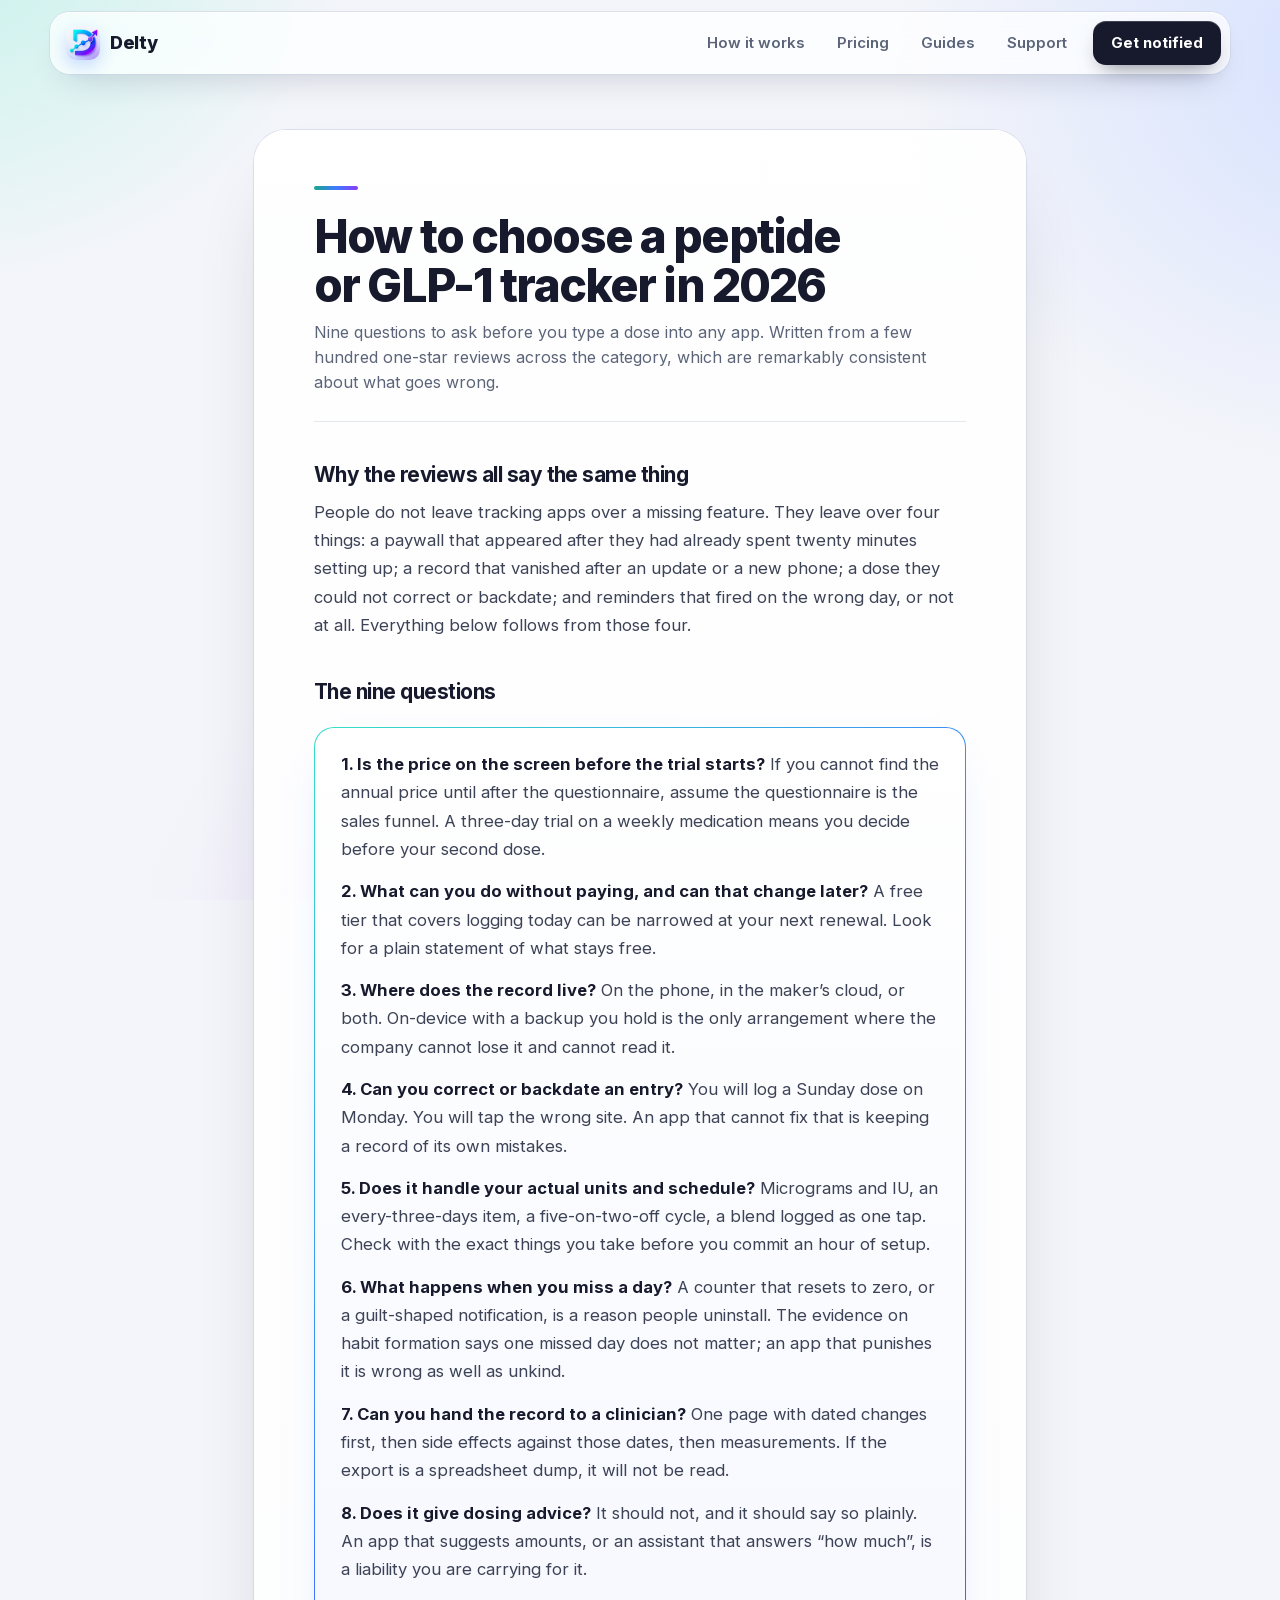
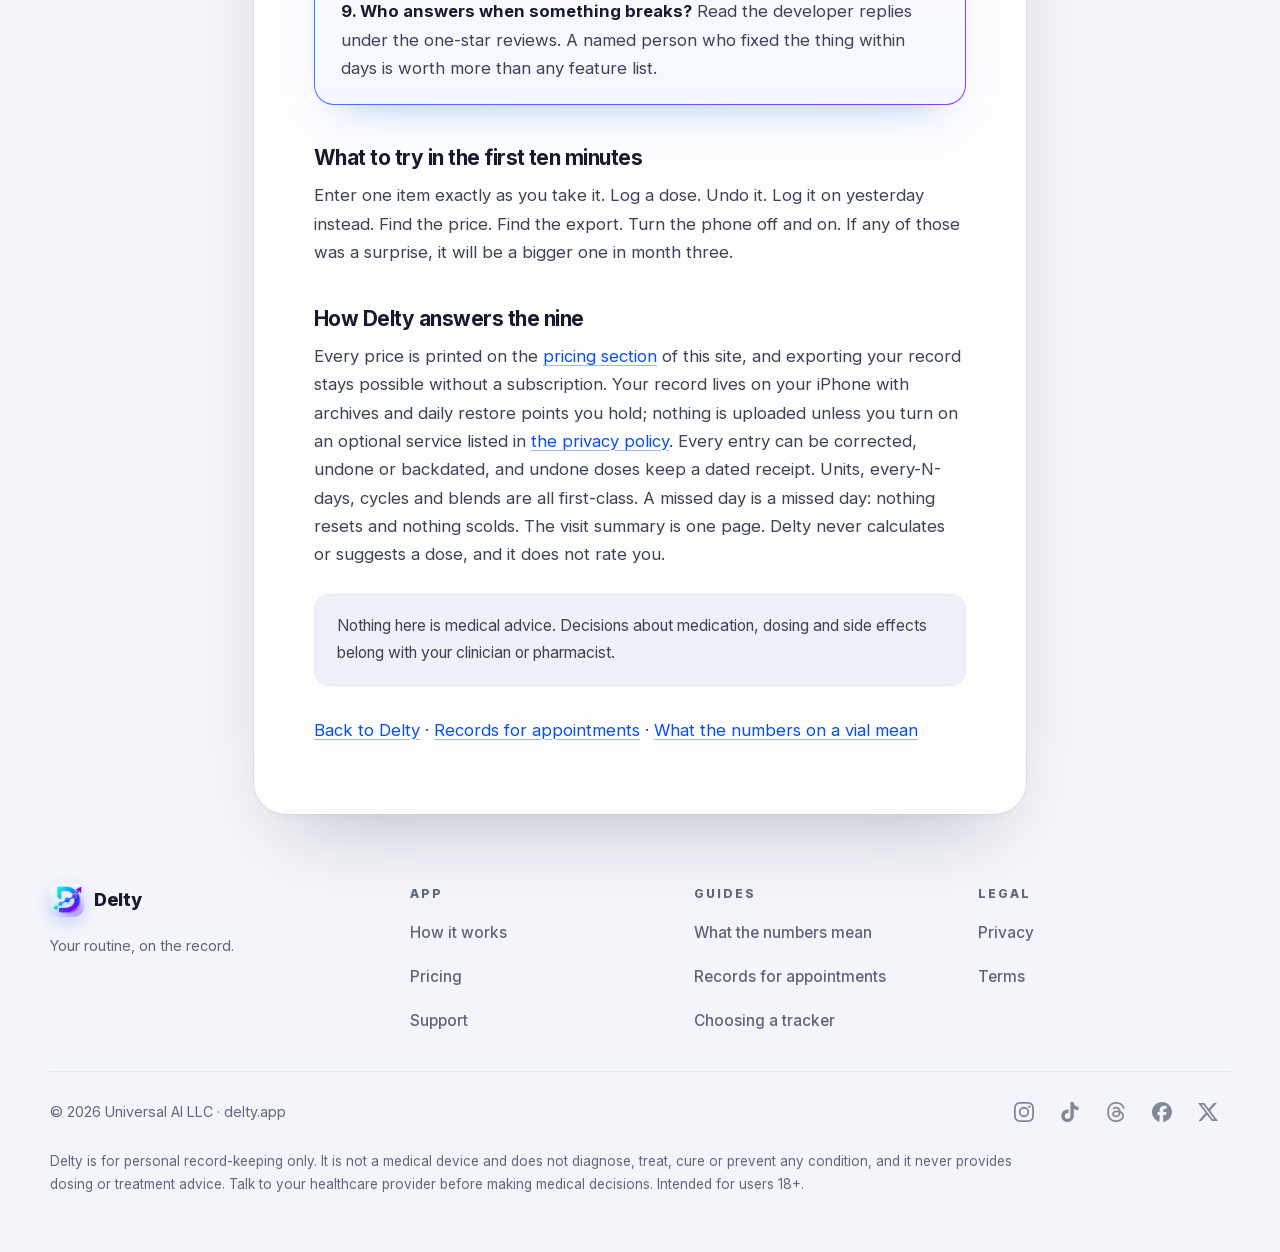
<file: choose-a-tracker.html>
<!doctype html><html lang="en"><head><meta charset="utf-8"><meta http-equiv="Content-Security-Policy" content="default-src 'self'; script-src 'none'; style-src 'self' 'unsafe-inline'; font-src 'self'; img-src 'self' data:; connect-src https://kuquefazcfrnjjbrpyws.supabase.co; object-src 'none'; base-uri 'self'; form-action 'self'; upgrade-insecure-requests"><meta name="referrer" content="strict-origin-when-cross-origin"><meta name="viewport" content="width=device-width, initial-scale=1"><title>How to choose a peptide or GLP-1 tracker in 2026 — Delty</title>
<meta name="description" content="Nine questions to ask any peptide or GLP-1 tracking app before you type a single dose into it: what happens to your record, what the free tier really covers, whether the price is on the screen before the trial, and what it does when you miss a day.">
<meta property="og:title" content="How to choose a peptide or GLP-1 tracker in 2026">
<meta property="og:description" content="Nine questions to ask any tracking app before you type a dose into it.">
<meta property="og:type" content="article"><meta property="og:url" content="https://delty.app/choose-a-tracker.html">
<link rel="canonical" href="https://delty.app/choose-a-tracker.html"><meta name="color-scheme" content="light only"><meta name="theme-color" content="#F4F5FA"><link rel="preload" as="font" type="font/woff2" crossorigin href="/assets/fonts/Inter-400-latin.woff2"><link rel="preload" as="font" type="font/woff2" crossorigin href="/assets/fonts/Inter-800-latin.woff2"><link rel="stylesheet" href="/assets/site.css">
<link rel="icon" type="image/png" sizes="32x32" href="assets/favicon-32.png"><link rel="apple-touch-icon" href="assets/icon-180.png"></head><body>
<div class="top"><header><a class="logo" href="/"><img src="assets/icon-180.png" width="34" height="34" alt="">Delty</a><nav aria-label="Main"><a href="/#how">How it works</a><a href="/#pricing">Pricing</a><a href="/visit-summary.html">Guides</a><a href="/support.html">Support</a><a class="pill" href="/#join">Get notified</a></nav></header></div>
<div class="doc"><main>

<h1>How to choose a peptide or GLP-1 tracker in 2026</h1>
<div class="meta">Nine questions to ask before you type a dose into any app. Written from a few hundred one-star reviews across the category, which are remarkably consistent about what goes wrong.</div>

<h2>Why the reviews all say the same thing</h2>
<p>People do not leave tracking apps over a missing feature. They leave over four things: a paywall that appeared after they had already spent twenty minutes setting up; a record that vanished after an update or a new phone; a dose they could not correct or backdate; and reminders that fired on the wrong day, or not at all. Everything below follows from those four.</p>

<h2>The nine questions</h2>
<div class="card">
<p><span class="q">1. Is the price on the screen before the trial starts?</span> If you cannot find the annual price until after the questionnaire, assume the questionnaire is the sales funnel. A three-day trial on a weekly medication means you decide before your second dose.</p>
<p><span class="q">2. What can you do without paying, and can that change later?</span> A free tier that covers logging today can be narrowed at your next renewal. Look for a plain statement of what stays free.</p>
<p><span class="q">3. Where does the record live?</span> On the phone, in the maker&rsquo;s cloud, or both. On-device with a backup you hold is the only arrangement where the company cannot lose it and cannot read it.</p>
<p><span class="q">4. Can you correct or backdate an entry?</span> You will log a Sunday dose on Monday. You will tap the wrong site. An app that cannot fix that is keeping a record of its own mistakes.</p>
<p><span class="q">5. Does it handle your actual units and schedule?</span> Micrograms and IU, an every-three-days item, a five-on-two-off cycle, a blend logged as one tap. Check with the exact things you take before you commit an hour of setup.</p>
<p><span class="q">6. What happens when you miss a day?</span> A counter that resets to zero, or a guilt-shaped notification, is a reason people uninstall. The evidence on habit formation says one missed day does not matter; an app that punishes it is wrong as well as unkind.</p>
<p><span class="q">7. Can you hand the record to a clinician?</span> One page with dated changes first, then side effects against those dates, then measurements. If the export is a spreadsheet dump, it will not be read.</p>
<p><span class="q">8. Does it give dosing advice?</span> It should not, and it should say so plainly. An app that suggests amounts, or an assistant that answers &ldquo;how much&rdquo;, is a liability you are carrying for it.</p>
<p><span class="q">9. Who answers when something breaks?</span> Read the developer replies under the one-star reviews. A named person who fixed the thing within days is worth more than any feature list.</p>
</div>

<h2>What to try in the first ten minutes</h2>
<p>Enter one item exactly as you take it. Log a dose. Undo it. Log it on yesterday instead. Find the price. Find the export. Turn the phone off and on. If any of those was a surprise, it will be a bigger one in month three.</p>

<h2>How Delty answers the nine</h2>
<p>Every price is printed on the <a href="/#pricing">pricing section</a> of this site, and exporting your record stays possible without a subscription. Your record lives on your iPhone with archives and daily restore points you hold; nothing is uploaded unless you turn on an optional service listed in <a href="/privacy.html">the privacy policy</a>. Every entry can be corrected, undone or backdated, and undone doses keep a dated receipt. Units, every-N-days, cycles and blends are all first-class. A missed day is a missed day: nothing resets and nothing scolds. The visit summary is one page. Delty never calculates or suggests a dose, and it does not rate you.</p>

<div class="note">Nothing here is medical advice. Decisions about medication, dosing and side effects belong with your clinician or pharmacist.</div>

<p style="margin-top:30px"><a href="/">Back to Delty</a> · <a href="/visit-summary.html">Records for appointments</a> · <a href="/reconstitution.html">What the numbers on a vial mean</a></p>
</main></div>
<footer>
<div class="cols">
<div class="brand"><a class="logo" href="/"><img src="assets/icon-180.png" width="34" height="34" alt="">Delty</a><p>Your routine, on the record.</p></div>
<div class="col"><h2>App</h2><a href="/#how">How it works</a><a href="/#pricing">Pricing</a><a href="/support.html">Support</a></div>
<div class="col"><h2>Guides</h2><a href="/reconstitution.html">What the numbers mean</a><a href="/visit-summary.html">Records for appointments</a><a href="/choose-a-tracker.html">Choosing a tracker</a></div>
<div class="col"><h2>Legal</h2><a href="/privacy.html">Privacy</a><a href="/terms.html">Terms</a></div>
</div>
<div class="base"><div>© 2026 Universal AI LLC · delty.app</div>
<nav class="socials" aria-label="Social media">
          <a href="https://www.instagram.com/delty.app/" target="_blank" rel="me noopener" aria-label="Instagram" title="Instagram"><svg viewBox="0 0 24 24" width="20" height="20" aria-hidden="true" focusable="false"><path fill="currentColor" d="M7.0301.084c-1.2768.0602-2.1487.264-2.911.5634-.7888.3075-1.4575.72-2.1228 1.3877-.6652.6677-1.075 1.3368-1.3802 2.127-.2954.7638-.4956 1.6365-.552 2.914-.0564 1.2775-.0689 1.6882-.0626 4.947.0062 3.2586.0206 3.6671.0825 4.9473.061 1.2765.264 2.1482.5635 2.9107.308.7889.72 1.4573 1.388 2.1228.6679.6655 1.3365 1.0743 2.1285 1.38.7632.295 1.6361.4961 2.9134.552 1.2773.056 1.6884.069 4.9462.0627 3.2578-.0062 3.668-.0207 4.9478-.0814 1.28-.0607 2.147-.2652 2.9098-.5633.7889-.3086 1.4578-.72 2.1228-1.3881.665-.6682 1.0745-1.3378 1.3795-2.1284.2957-.7632.4966-1.636.552-2.9124.056-1.2809.0692-1.6898.063-4.948-.0063-3.2583-.021-3.6668-.0817-4.9465-.0607-1.2797-.264-2.1487-.5633-2.9117-.3084-.7889-.72-1.4568-1.3876-2.1228C21.2982 1.33 20.628.9208 19.8378.6165 19.074.321 18.2017.1197 16.9244.0645 15.6471.0093 15.236-.005 11.977.0014 8.718.0076 8.31.0215 7.0301.0839m.1402 21.6932c-1.17-.0509-1.8053-.2453-2.2287-.408-.5606-.216-.96-.4771-1.3819-.895-.422-.4178-.6811-.8186-.9-1.378-.1644-.4234-.3624-1.058-.4171-2.228-.0595-1.2645-.072-1.6442-.079-4.848-.007-3.2037.0053-3.583.0607-4.848.05-1.169.2456-1.805.408-2.2282.216-.5613.4762-.96.895-1.3816.4188-.4217.8184-.6814 1.3783-.9003.423-.1651 1.0575-.3614 2.227-.4171 1.2655-.06 1.6447-.072 4.848-.079 3.2033-.007 3.5835.005 4.8495.0608 1.169.0508 1.8053.2445 2.228.408.5608.216.96.4754 1.3816.895.4217.4194.6816.8176.9005 1.3787.1653.4217.3617 1.056.4169 2.2263.0602 1.2655.0739 1.645.0796 4.848.0058 3.203-.0055 3.5834-.061 4.848-.051 1.17-.245 1.8055-.408 2.2294-.216.5604-.4763.96-.8954 1.3814-.419.4215-.8181.6811-1.3783.9-.4224.1649-1.0577.3617-2.2262.4174-1.2656.0595-1.6448.072-4.8493.079-3.2045.007-3.5825-.006-4.848-.0608M16.953 5.5864A1.44 1.44 0 1 0 18.39 4.144a1.44 1.44 0 0 0-1.437 1.4424M5.8385 12.012c.0067 3.4032 2.7706 6.1557 6.173 6.1493 3.4026-.0065 6.157-2.7701 6.1506-6.1733-.0065-3.4032-2.771-6.1565-6.174-6.1498-3.403.0067-6.156 2.771-6.1496 6.1738M8 12.0077a4 4 0 1 1 4.008 3.9921A3.9996 3.9996 0 0 1 8 12.0077"/></svg></a>
          <a href="https://www.tiktok.com/@delty.app" target="_blank" rel="me noopener" aria-label="TikTok" title="TikTok"><svg viewBox="0 0 24 24" width="20" height="20" aria-hidden="true" focusable="false"><path fill="currentColor" d="M12.525.02c1.31-.02 2.61-.01 3.91-.02.08 1.53.63 3.09 1.75 4.17 1.12 1.11 2.7 1.62 4.24 1.79v4.03c-1.44-.05-2.89-.35-4.2-.97-.57-.26-1.1-.59-1.62-.93-.01 2.92.01 5.84-.02 8.75-.08 1.4-.54 2.79-1.35 3.94-1.31 1.92-3.58 3.17-5.91 3.21-1.43.08-2.86-.31-4.08-1.03-2.02-1.19-3.44-3.37-3.65-5.71-.02-.5-.03-1-.01-1.49.18-1.9 1.12-3.72 2.58-4.96 1.66-1.44 3.98-2.13 6.15-1.72.02 1.48-.04 2.96-.04 4.44-.99-.32-2.15-.23-3.02.37-.63.41-1.11 1.04-1.36 1.75-.21.51-.15 1.07-.14 1.61.24 1.64 1.82 3.02 3.5 2.87 1.12-.01 2.19-.66 2.77-1.61.19-.33.4-.67.41-1.06.1-1.79.06-3.57.07-5.36.01-4.03-.01-8.05.02-12.07z"/></svg></a>
          <a href="https://www.threads.com/@delty.app" target="_blank" rel="me noopener" aria-label="Threads" title="Threads"><svg viewBox="0 0 24 24" width="20" height="20" aria-hidden="true" focusable="false"><path fill="currentColor" d="M12.186 24h-.007c-3.581-.024-6.334-1.205-8.184-3.509C2.35 18.44 1.5 15.586 1.472 12.01v-.017c.03-3.579.879-6.43 2.525-8.482C5.845 1.205 8.6.024 12.18 0h.014c2.746.02 5.043.725 6.826 2.098 1.677 1.29 2.858 3.13 3.509 5.467l-2.04.569c-1.104-3.96-3.898-5.984-8.304-6.015-2.91.022-5.11.936-6.54 2.717C4.307 6.504 3.616 8.914 3.589 12c.027 3.086.718 5.496 2.057 7.164 1.43 1.783 3.631 2.698 6.54 2.717 2.623-.02 4.358-.631 5.8-2.045 1.647-1.613 1.618-3.593 1.09-4.798-.31-.71-.873-1.3-1.634-1.75-.192 1.352-.622 2.446-1.284 3.272-.886 1.102-2.14 1.704-3.73 1.79-1.202.065-2.361-.218-3.259-.801-1.063-.689-1.685-1.74-1.752-2.964-.065-1.19.408-2.285 1.33-3.082.88-.76 2.119-1.207 3.583-1.291a13.853 13.853 0 0 1 3.02.142c-.126-.742-.375-1.332-.75-1.757-.513-.586-1.308-.883-2.359-.89h-.029c-.844 0-1.992.232-2.721 1.32L7.734 7.847c.98-1.454 2.568-2.256 4.478-2.256h.044c3.194.02 5.097 1.975 5.287 5.388.108.046.216.094.321.142 1.49.7 2.58 1.761 3.154 3.07.797 1.82.871 4.79-1.548 7.158-1.85 1.81-4.094 2.628-7.277 2.65Zm1.003-11.69c-.242 0-.487.007-.739.021-1.836.103-2.98.946-2.916 2.143.067 1.256 1.452 1.839 2.784 1.767 1.224-.065 2.818-.543 3.086-3.71a10.5 10.5 0 0 0-2.215-.221z"/></svg></a>
          <a href="https://www.facebook.com/deltyapp" target="_blank" rel="me noopener" aria-label="Facebook" title="Facebook"><svg viewBox="0 0 24 24" width="20" height="20" aria-hidden="true" focusable="false"><path fill="currentColor" d="M9.101 23.691v-7.98H6.627v-3.667h2.474v-1.58c0-4.085 1.848-5.978 5.858-5.978.401 0 .955.042 1.468.103a8.68 8.68 0 0 1 1.141.195v3.325a8.623 8.623 0 0 0-.653-.036 26.805 26.805 0 0 0-.733-.009c-.707 0-1.259.096-1.675.309a1.686 1.686 0 0 0-.679.622c-.258.42-.374.995-.374 1.752v1.297h3.919l-.386 2.103-.287 1.564h-3.246v8.245C19.396 23.238 24 18.179 24 12.044c0-6.627-5.373-12-12-12s-12 5.373-12 12c0 5.628 3.874 10.35 9.101 11.647Z"/></svg></a>
          <a href="https://x.com/deltyapp" target="_blank" rel="me noopener" aria-label="X" title="X"><svg viewBox="0 0 24 24" width="20" height="20" aria-hidden="true" focusable="false"><path fill="currentColor" d="M18.901 1.153h3.68l-8.04 9.19L24 22.846h-7.406l-5.8-7.584-6.638 7.584H.474l8.6-9.83L0 1.154h7.594l5.243 6.932ZM17.61 20.644h2.039L6.486 3.24H4.298Z"/></svg></a>
        </nav>
</div>
<p class="legal">Delty is for personal record-keeping only. It is not a medical device and does not diagnose, treat, cure or prevent any condition, and it never provides dosing or treatment advice. Talk to your healthcare provider before making medical decisions. Intended for users 18+.</p>
</footer>
</body></html>
</file>
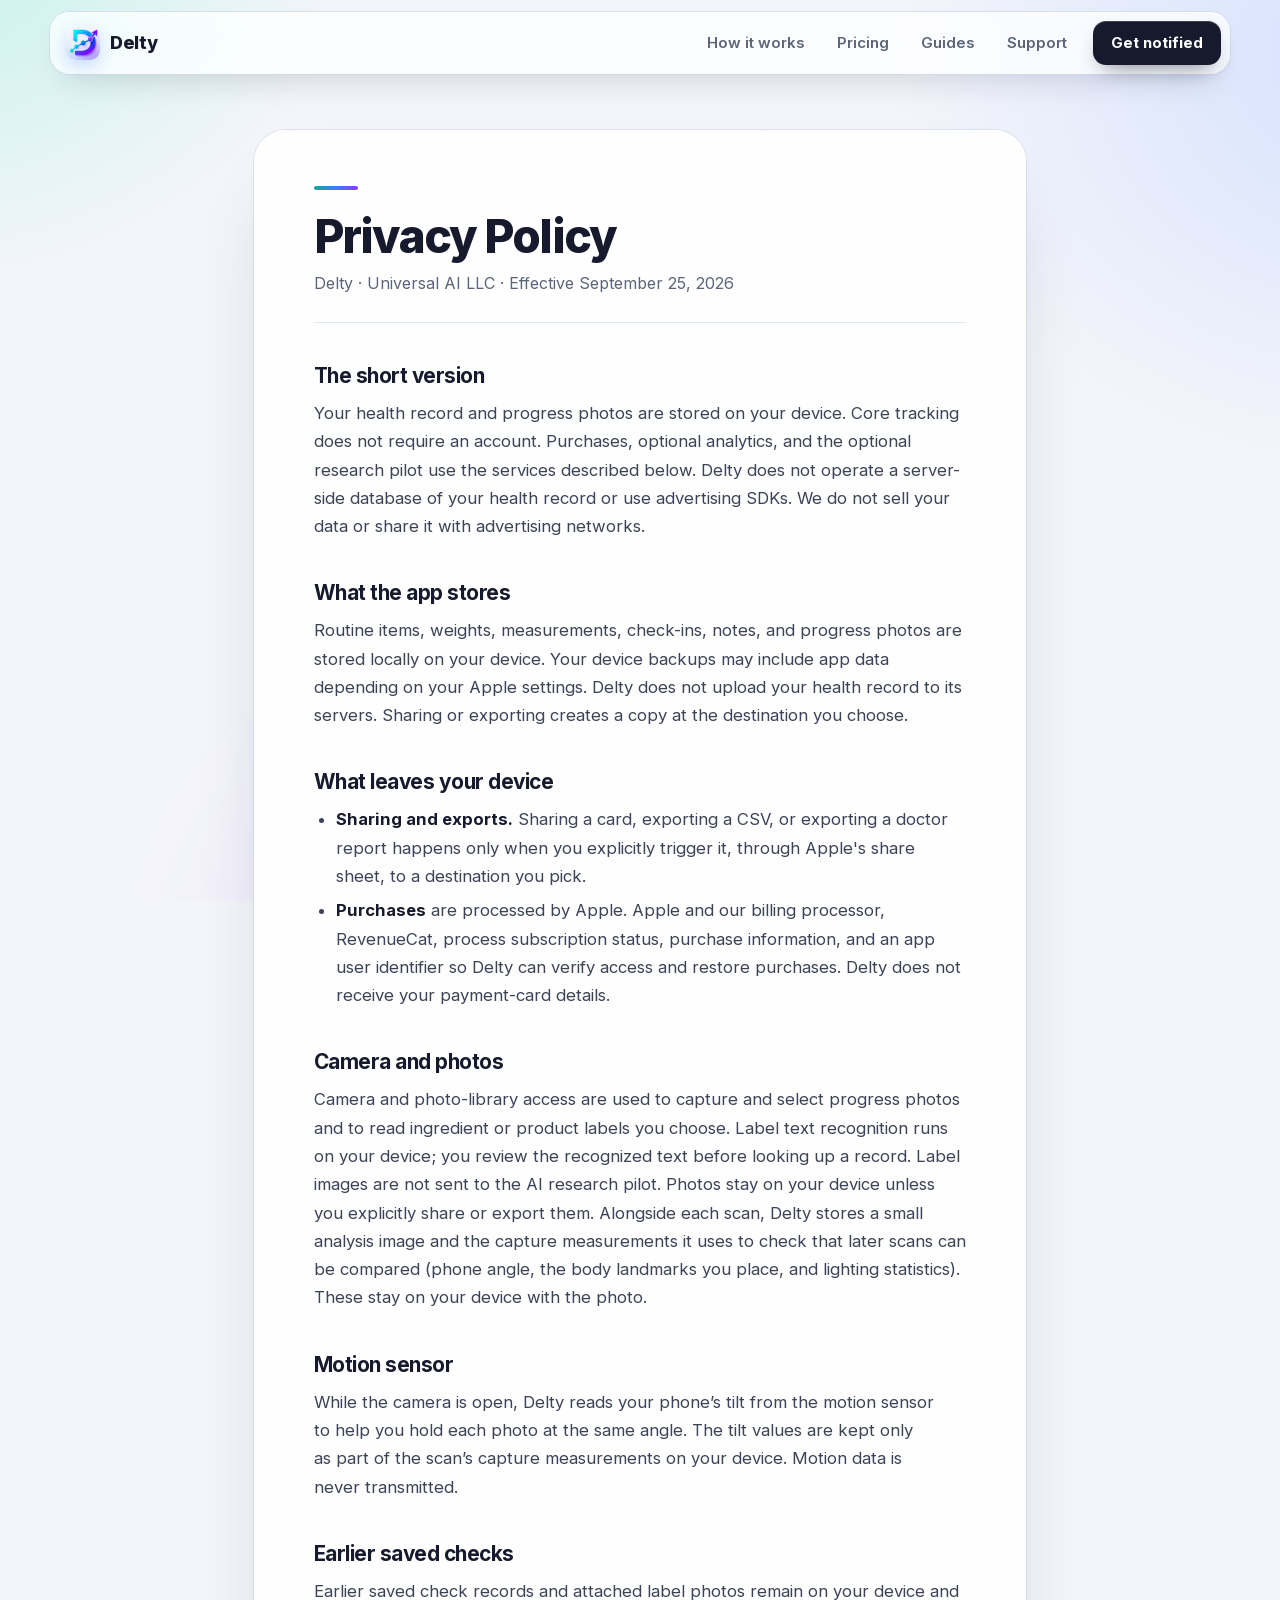
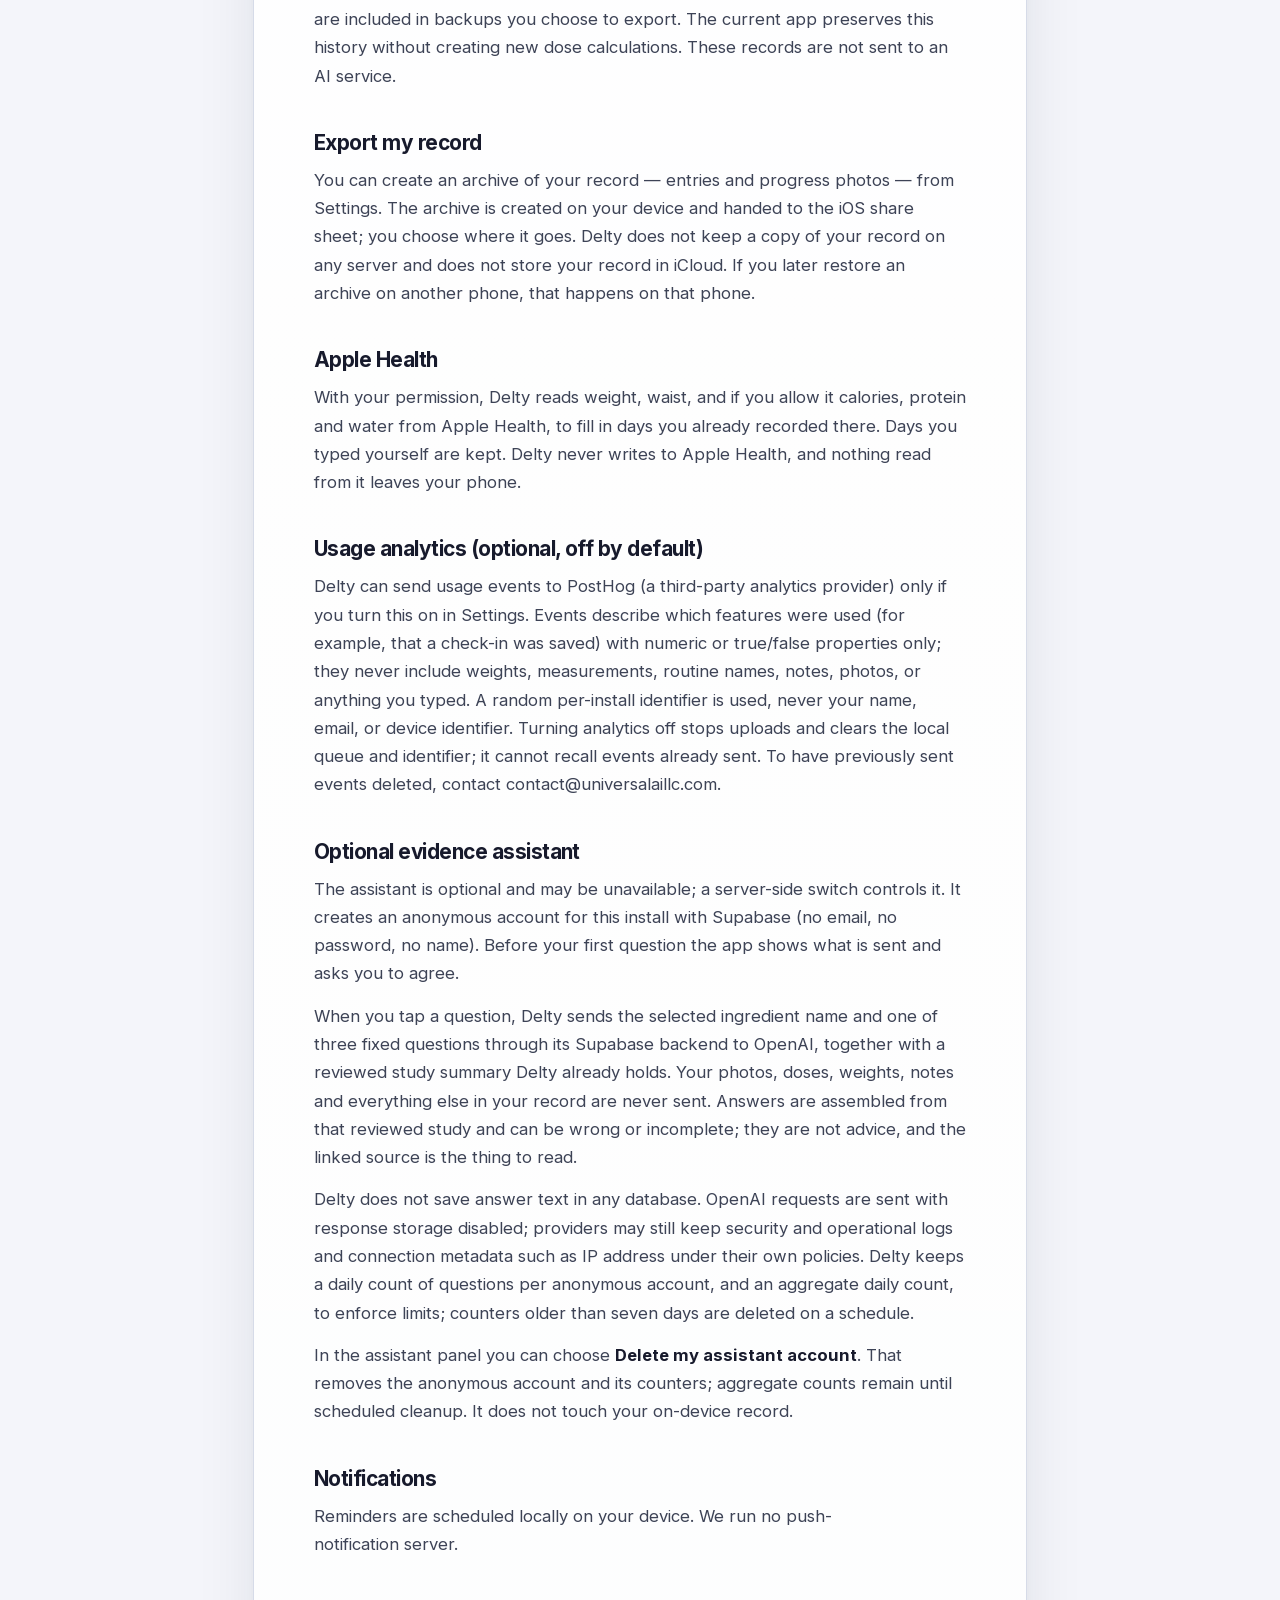
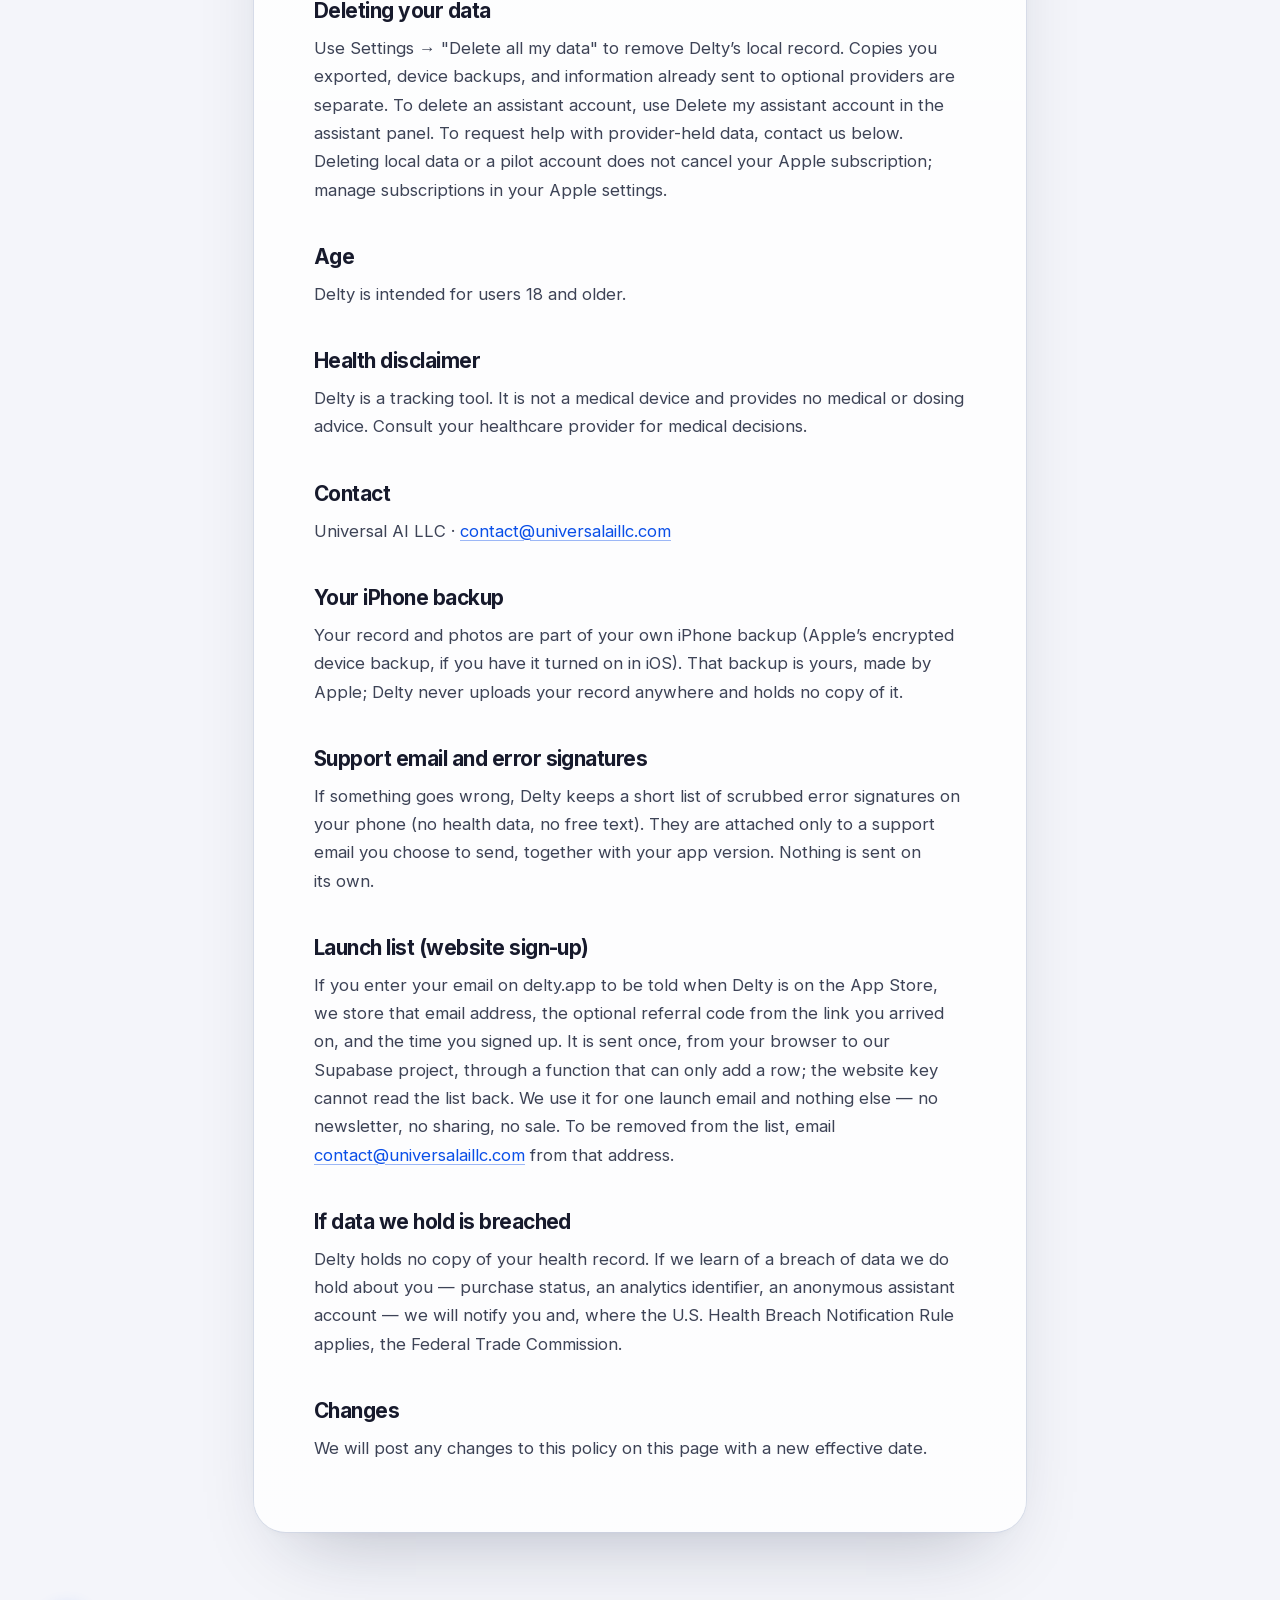
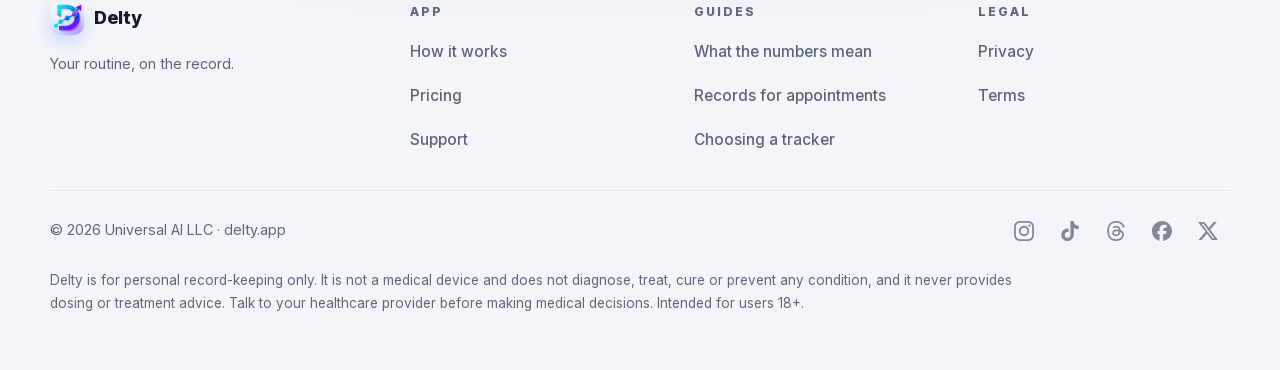
<file: privacy.html>
<!doctype html><html lang="en"><head><meta charset="utf-8"><meta http-equiv="Content-Security-Policy" content="default-src 'self'; script-src 'none'; style-src 'self' 'unsafe-inline'; font-src 'self'; img-src 'self' data:; connect-src https://kuquefazcfrnjjbrpyws.supabase.co; object-src 'none'; base-uri 'self'; form-action 'self'; upgrade-insecure-requests"><meta name="referrer" content="strict-origin-when-cross-origin"><meta name="viewport" content="width=device-width, initial-scale=1"><title>Delty Privacy Policy</title><link rel="canonical" href="https://delty.app/privacy.html"><meta name="color-scheme" content="light only"><meta name="theme-color" content="#F4F5FA"><link rel="preload" as="font" type="font/woff2" crossorigin href="/assets/fonts/Inter-400-latin.woff2"><link rel="preload" as="font" type="font/woff2" crossorigin href="/assets/fonts/Inter-800-latin.woff2"><link rel="stylesheet" href="/assets/site.css"><link rel="icon" type="image/png" sizes="32x32" href="assets/favicon-32.png"><link rel="apple-touch-icon" href="assets/icon-180.png"></head><body>
<div class="top"><header><a class="logo" href="/"><img src="assets/icon-180.png" width="34" height="34" alt="">Delty</a><nav aria-label="Main"><a href="/#how">How it works</a><a href="/#pricing">Pricing</a><a href="/visit-summary.html">Guides</a><a href="/support.html">Support</a><a class="pill" href="/#join">Get notified</a></nav></header></div>
<div class="doc"><main>
<h1>Privacy Policy</h1><div class="meta">Delty · Universal AI LLC · Effective September 25, 2026</div>
<h2>The short version</h2>
<p>Your health record and progress photos are stored on your device. Core tracking does not require an account. Purchases, optional analytics, and the optional research pilot use the services described below. Delty does not operate a server-side database of your health record or use advertising SDKs. We do not sell your data or share it with advertising networks.</p>
<h2>What the app stores</h2>
<p>Routine items, weights, measurements, check-ins, notes, and progress photos are stored locally on your device. Your device backups may include app data depending on your Apple settings. Delty does not upload your health record to its servers. Sharing or exporting creates a copy at the destination you choose.</p>
<h2>What leaves your device</h2>
<ul>
<li><b>Sharing and exports.</b> Sharing a card, exporting a CSV, or exporting a doctor report happens only when you explicitly trigger it, through Apple's share sheet, to a destination you pick.</li>
<li><b>Purchases</b> are processed by Apple. Apple and our billing processor, RevenueCat, process subscription status, purchase information, and an app user identifier so Delty can verify access and restore purchases. Delty does not receive your payment-card details.</li>

</ul>
<h2>Camera and photos</h2>
<p>Camera and photo-library access are used to capture and select progress photos and to read ingredient or product labels you choose. Label text recognition runs on your device; you review the recognized text before looking up a record. Label images are not sent to the AI research pilot. Photos stay on your device unless you explicitly share or export them. Alongside each scan, Delty stores a small analysis image and the capture measurements it uses to check that later scans can be compared (phone angle, the body landmarks you place, and lighting statistics). These stay on your device with the photo.</p>
<h2>Motion sensor</h2>
<p>While the camera is open, Delty reads your phone&rsquo;s tilt from the motion sensor to help you hold each photo at the same angle. The tilt values are kept only as part of the scan&rsquo;s capture measurements on your device. Motion data is never transmitted.</p>
<h2>Earlier saved checks</h2>
<p>Earlier saved check records and attached label photos remain on your device and are included in backups you choose to export. The current app preserves this history without creating new dose calculations. These records are not sent to an AI service.</p>
<h2>Export my record</h2>
<p>You can create an archive of your record &mdash; entries and progress photos &mdash; from Settings. The archive is created on your device and handed to the iOS share sheet; you choose where it goes. Delty does not keep a copy of your record on any server and does not store your record in iCloud. If you later restore an archive on another phone, that happens on that phone.</p>
<h2>Apple Health</h2>
<p>With your permission, Delty reads weight, waist, and if you allow it calories, protein and water from Apple Health, to fill in days you already recorded there. Days you typed yourself are kept. Delty never writes to Apple Health, and nothing read from it leaves your phone.</p>
<h2>Usage analytics (optional, off by default)</h2>
<p>Delty can send usage events to PostHog (a third-party analytics provider) only if you turn this on in Settings. Events describe which features were used (for example, that a check-in was saved) with numeric or true/false properties only; they never include weights, measurements, routine names, notes, photos, or anything you typed. A random per-install identifier is used, never your name, email, or device identifier. Turning analytics off stops uploads and clears the local queue and identifier; it cannot recall events already sent. To have previously sent events deleted, contact contact@universalaillc.com.</p>

<h2>Optional evidence assistant</h2>
<p>The assistant is optional and may be unavailable; a server-side switch controls it. It creates an anonymous account for this install with Supabase (no email, no password, no name). Before your first question the app shows what is sent and asks you to agree.</p>
<p>When you tap a question, Delty sends the selected ingredient name and one of three fixed questions through its Supabase backend to OpenAI, together with a reviewed study summary Delty already holds. Your photos, doses, weights, notes and everything else in your record are never sent. Answers are assembled from that reviewed study and can be wrong or incomplete; they are not advice, and the linked source is the thing to read.</p>
<p>Delty does not save answer text in any database. OpenAI requests are sent with response storage disabled; providers may still keep security and operational logs and connection metadata such as IP address under their own policies. Delty keeps a daily count of questions per anonymous account, and an aggregate daily count, to enforce limits; counters older than seven days are deleted on a schedule.</p>
<p>In the assistant panel you can choose <b>Delete my assistant account</b>. That removes the anonymous account and its counters; aggregate counts remain until scheduled cleanup. It does not touch your on-device record.</p>
<h2>Notifications</h2>
<p>Reminders are scheduled locally on your device. We run no push-notification server.</p>
<h2>Deleting your data</h2>
<p>Use Settings → "Delete all my data" to remove Delty’s local record. Copies you exported, device backups, and information already sent to optional providers are separate. To delete an assistant account, use Delete my assistant account in the assistant panel. To request help with provider-held data, contact us below. Deleting local data or a pilot account does not cancel your Apple subscription; manage subscriptions in your Apple settings.</p>
<h2>Age</h2><p>Delty is intended for users 18 and older.</p>
<h2>Health disclaimer</h2><p>Delty is a tracking tool. It is not a medical device and provides no medical or dosing advice. Consult your healthcare provider for medical decisions.</p>
<h2>Contact</h2><p>Universal AI LLC · <a href="mailto:contact@universalaillc.com">contact@universalaillc.com</a></p>
<h2>Your iPhone backup</h2>
<p>Your record and photos are part of your own iPhone backup (Apple&rsquo;s encrypted device backup, if you have it turned on in iOS). That backup is yours, made by Apple; Delty never uploads your record anywhere and holds no copy of it.</p>
<h2>Support email and error signatures</h2>
<p>If something goes wrong, Delty keeps a short list of scrubbed error signatures on your phone (no health data, no free text). They are attached only to a support email you choose to send, together with your app version. Nothing is sent on its own.</p>
<h2 id="launch-list">Launch list (website sign-up)</h2><p>If you enter your email on delty.app to be told when Delty is on the App Store, we store that email address, the optional referral code from the link you arrived on, and the time you signed up. It is sent once, from your browser to our Supabase project, through a function that can only add a row; the website key cannot read the list back. We use it for one launch email and nothing else — no newsletter, no sharing, no sale. To be removed from the list, email <a href="mailto:contact@universalaillc.com">contact@universalaillc.com</a> from that address.</p>
<h2>If data we hold is breached</h2>
<p>Delty holds no copy of your health record. If we learn of a breach of data we do hold about you &mdash; purchase status, an analytics identifier, an anonymous assistant account &mdash; we will notify you and, where the U.S. Health Breach Notification Rule applies, the Federal Trade Commission.</p>
<h2>Changes</h2><p>We will post any changes to this policy on this page with a new effective date.</p>
</main></div>
<footer>
<div class="cols">
<div class="brand"><a class="logo" href="/"><img src="assets/icon-180.png" width="34" height="34" alt="">Delty</a><p>Your routine, on the record.</p></div>
<div class="col"><h2>App</h2><a href="/#how">How it works</a><a href="/#pricing">Pricing</a><a href="/support.html">Support</a></div>
<div class="col"><h2>Guides</h2><a href="/reconstitution.html">What the numbers mean</a><a href="/visit-summary.html">Records for appointments</a><a href="/choose-a-tracker.html">Choosing a tracker</a></div>
<div class="col"><h2>Legal</h2><a href="/privacy.html">Privacy</a><a href="/terms.html">Terms</a></div>
</div>
<div class="base"><div>© 2026 Universal AI LLC · delty.app</div>
<nav class="socials" aria-label="Social media">
          <a href="https://www.instagram.com/delty.app/" target="_blank" rel="me noopener" aria-label="Instagram" title="Instagram"><svg viewBox="0 0 24 24" width="20" height="20" aria-hidden="true" focusable="false"><path fill="currentColor" d="M7.0301.084c-1.2768.0602-2.1487.264-2.911.5634-.7888.3075-1.4575.72-2.1228 1.3877-.6652.6677-1.075 1.3368-1.3802 2.127-.2954.7638-.4956 1.6365-.552 2.914-.0564 1.2775-.0689 1.6882-.0626 4.947.0062 3.2586.0206 3.6671.0825 4.9473.061 1.2765.264 2.1482.5635 2.9107.308.7889.72 1.4573 1.388 2.1228.6679.6655 1.3365 1.0743 2.1285 1.38.7632.295 1.6361.4961 2.9134.552 1.2773.056 1.6884.069 4.9462.0627 3.2578-.0062 3.668-.0207 4.9478-.0814 1.28-.0607 2.147-.2652 2.9098-.5633.7889-.3086 1.4578-.72 2.1228-1.3881.665-.6682 1.0745-1.3378 1.3795-2.1284.2957-.7632.4966-1.636.552-2.9124.056-1.2809.0692-1.6898.063-4.948-.0063-3.2583-.021-3.6668-.0817-4.9465-.0607-1.2797-.264-2.1487-.5633-2.9117-.3084-.7889-.72-1.4568-1.3876-2.1228C21.2982 1.33 20.628.9208 19.8378.6165 19.074.321 18.2017.1197 16.9244.0645 15.6471.0093 15.236-.005 11.977.0014 8.718.0076 8.31.0215 7.0301.0839m.1402 21.6932c-1.17-.0509-1.8053-.2453-2.2287-.408-.5606-.216-.96-.4771-1.3819-.895-.422-.4178-.6811-.8186-.9-1.378-.1644-.4234-.3624-1.058-.4171-2.228-.0595-1.2645-.072-1.6442-.079-4.848-.007-3.2037.0053-3.583.0607-4.848.05-1.169.2456-1.805.408-2.2282.216-.5613.4762-.96.895-1.3816.4188-.4217.8184-.6814 1.3783-.9003.423-.1651 1.0575-.3614 2.227-.4171 1.2655-.06 1.6447-.072 4.848-.079 3.2033-.007 3.5835.005 4.8495.0608 1.169.0508 1.8053.2445 2.228.408.5608.216.96.4754 1.3816.895.4217.4194.6816.8176.9005 1.3787.1653.4217.3617 1.056.4169 2.2263.0602 1.2655.0739 1.645.0796 4.848.0058 3.203-.0055 3.5834-.061 4.848-.051 1.17-.245 1.8055-.408 2.2294-.216.5604-.4763.96-.8954 1.3814-.419.4215-.8181.6811-1.3783.9-.4224.1649-1.0577.3617-2.2262.4174-1.2656.0595-1.6448.072-4.8493.079-3.2045.007-3.5825-.006-4.848-.0608M16.953 5.5864A1.44 1.44 0 1 0 18.39 4.144a1.44 1.44 0 0 0-1.437 1.4424M5.8385 12.012c.0067 3.4032 2.7706 6.1557 6.173 6.1493 3.4026-.0065 6.157-2.7701 6.1506-6.1733-.0065-3.4032-2.771-6.1565-6.174-6.1498-3.403.0067-6.156 2.771-6.1496 6.1738M8 12.0077a4 4 0 1 1 4.008 3.9921A3.9996 3.9996 0 0 1 8 12.0077"/></svg></a>
          <a href="https://www.tiktok.com/@delty.app" target="_blank" rel="me noopener" aria-label="TikTok" title="TikTok"><svg viewBox="0 0 24 24" width="20" height="20" aria-hidden="true" focusable="false"><path fill="currentColor" d="M12.525.02c1.31-.02 2.61-.01 3.91-.02.08 1.53.63 3.09 1.75 4.17 1.12 1.11 2.7 1.62 4.24 1.79v4.03c-1.44-.05-2.89-.35-4.2-.97-.57-.26-1.1-.59-1.62-.93-.01 2.92.01 5.84-.02 8.75-.08 1.4-.54 2.79-1.35 3.94-1.31 1.92-3.58 3.17-5.91 3.21-1.43.08-2.86-.31-4.08-1.03-2.02-1.19-3.44-3.37-3.65-5.71-.02-.5-.03-1-.01-1.49.18-1.9 1.12-3.72 2.58-4.96 1.66-1.44 3.98-2.13 6.15-1.72.02 1.48-.04 2.96-.04 4.44-.99-.32-2.15-.23-3.02.37-.63.41-1.11 1.04-1.36 1.75-.21.51-.15 1.07-.14 1.61.24 1.64 1.82 3.02 3.5 2.87 1.12-.01 2.19-.66 2.77-1.61.19-.33.4-.67.41-1.06.1-1.79.06-3.57.07-5.36.01-4.03-.01-8.05.02-12.07z"/></svg></a>
          <a href="https://www.threads.com/@delty.app" target="_blank" rel="me noopener" aria-label="Threads" title="Threads"><svg viewBox="0 0 24 24" width="20" height="20" aria-hidden="true" focusable="false"><path fill="currentColor" d="M12.186 24h-.007c-3.581-.024-6.334-1.205-8.184-3.509C2.35 18.44 1.5 15.586 1.472 12.01v-.017c.03-3.579.879-6.43 2.525-8.482C5.845 1.205 8.6.024 12.18 0h.014c2.746.02 5.043.725 6.826 2.098 1.677 1.29 2.858 3.13 3.509 5.467l-2.04.569c-1.104-3.96-3.898-5.984-8.304-6.015-2.91.022-5.11.936-6.54 2.717C4.307 6.504 3.616 8.914 3.589 12c.027 3.086.718 5.496 2.057 7.164 1.43 1.783 3.631 2.698 6.54 2.717 2.623-.02 4.358-.631 5.8-2.045 1.647-1.613 1.618-3.593 1.09-4.798-.31-.71-.873-1.3-1.634-1.75-.192 1.352-.622 2.446-1.284 3.272-.886 1.102-2.14 1.704-3.73 1.79-1.202.065-2.361-.218-3.259-.801-1.063-.689-1.685-1.74-1.752-2.964-.065-1.19.408-2.285 1.33-3.082.88-.76 2.119-1.207 3.583-1.291a13.853 13.853 0 0 1 3.02.142c-.126-.742-.375-1.332-.75-1.757-.513-.586-1.308-.883-2.359-.89h-.029c-.844 0-1.992.232-2.721 1.32L7.734 7.847c.98-1.454 2.568-2.256 4.478-2.256h.044c3.194.02 5.097 1.975 5.287 5.388.108.046.216.094.321.142 1.49.7 2.58 1.761 3.154 3.07.797 1.82.871 4.79-1.548 7.158-1.85 1.81-4.094 2.628-7.277 2.65Zm1.003-11.69c-.242 0-.487.007-.739.021-1.836.103-2.98.946-2.916 2.143.067 1.256 1.452 1.839 2.784 1.767 1.224-.065 2.818-.543 3.086-3.71a10.5 10.5 0 0 0-2.215-.221z"/></svg></a>
          <a href="https://www.facebook.com/deltyapp" target="_blank" rel="me noopener" aria-label="Facebook" title="Facebook"><svg viewBox="0 0 24 24" width="20" height="20" aria-hidden="true" focusable="false"><path fill="currentColor" d="M9.101 23.691v-7.98H6.627v-3.667h2.474v-1.58c0-4.085 1.848-5.978 5.858-5.978.401 0 .955.042 1.468.103a8.68 8.68 0 0 1 1.141.195v3.325a8.623 8.623 0 0 0-.653-.036 26.805 26.805 0 0 0-.733-.009c-.707 0-1.259.096-1.675.309a1.686 1.686 0 0 0-.679.622c-.258.42-.374.995-.374 1.752v1.297h3.919l-.386 2.103-.287 1.564h-3.246v8.245C19.396 23.238 24 18.179 24 12.044c0-6.627-5.373-12-12-12s-12 5.373-12 12c0 5.628 3.874 10.35 9.101 11.647Z"/></svg></a>
          <a href="https://x.com/deltyapp" target="_blank" rel="me noopener" aria-label="X" title="X"><svg viewBox="0 0 24 24" width="20" height="20" aria-hidden="true" focusable="false"><path fill="currentColor" d="M18.901 1.153h3.68l-8.04 9.19L24 22.846h-7.406l-5.8-7.584-6.638 7.584H.474l8.6-9.83L0 1.154h7.594l5.243 6.932ZM17.61 20.644h2.039L6.486 3.24H4.298Z"/></svg></a>
        </nav>
</div>
<p class="legal">Delty is for personal record-keeping only. It is not a medical device and does not diagnose, treat, cure or prevent any condition, and it never provides dosing or treatment advice. Talk to your healthcare provider before making medical decisions. Intended for users 18+.</p>
</footer>
</body></html>
</file>
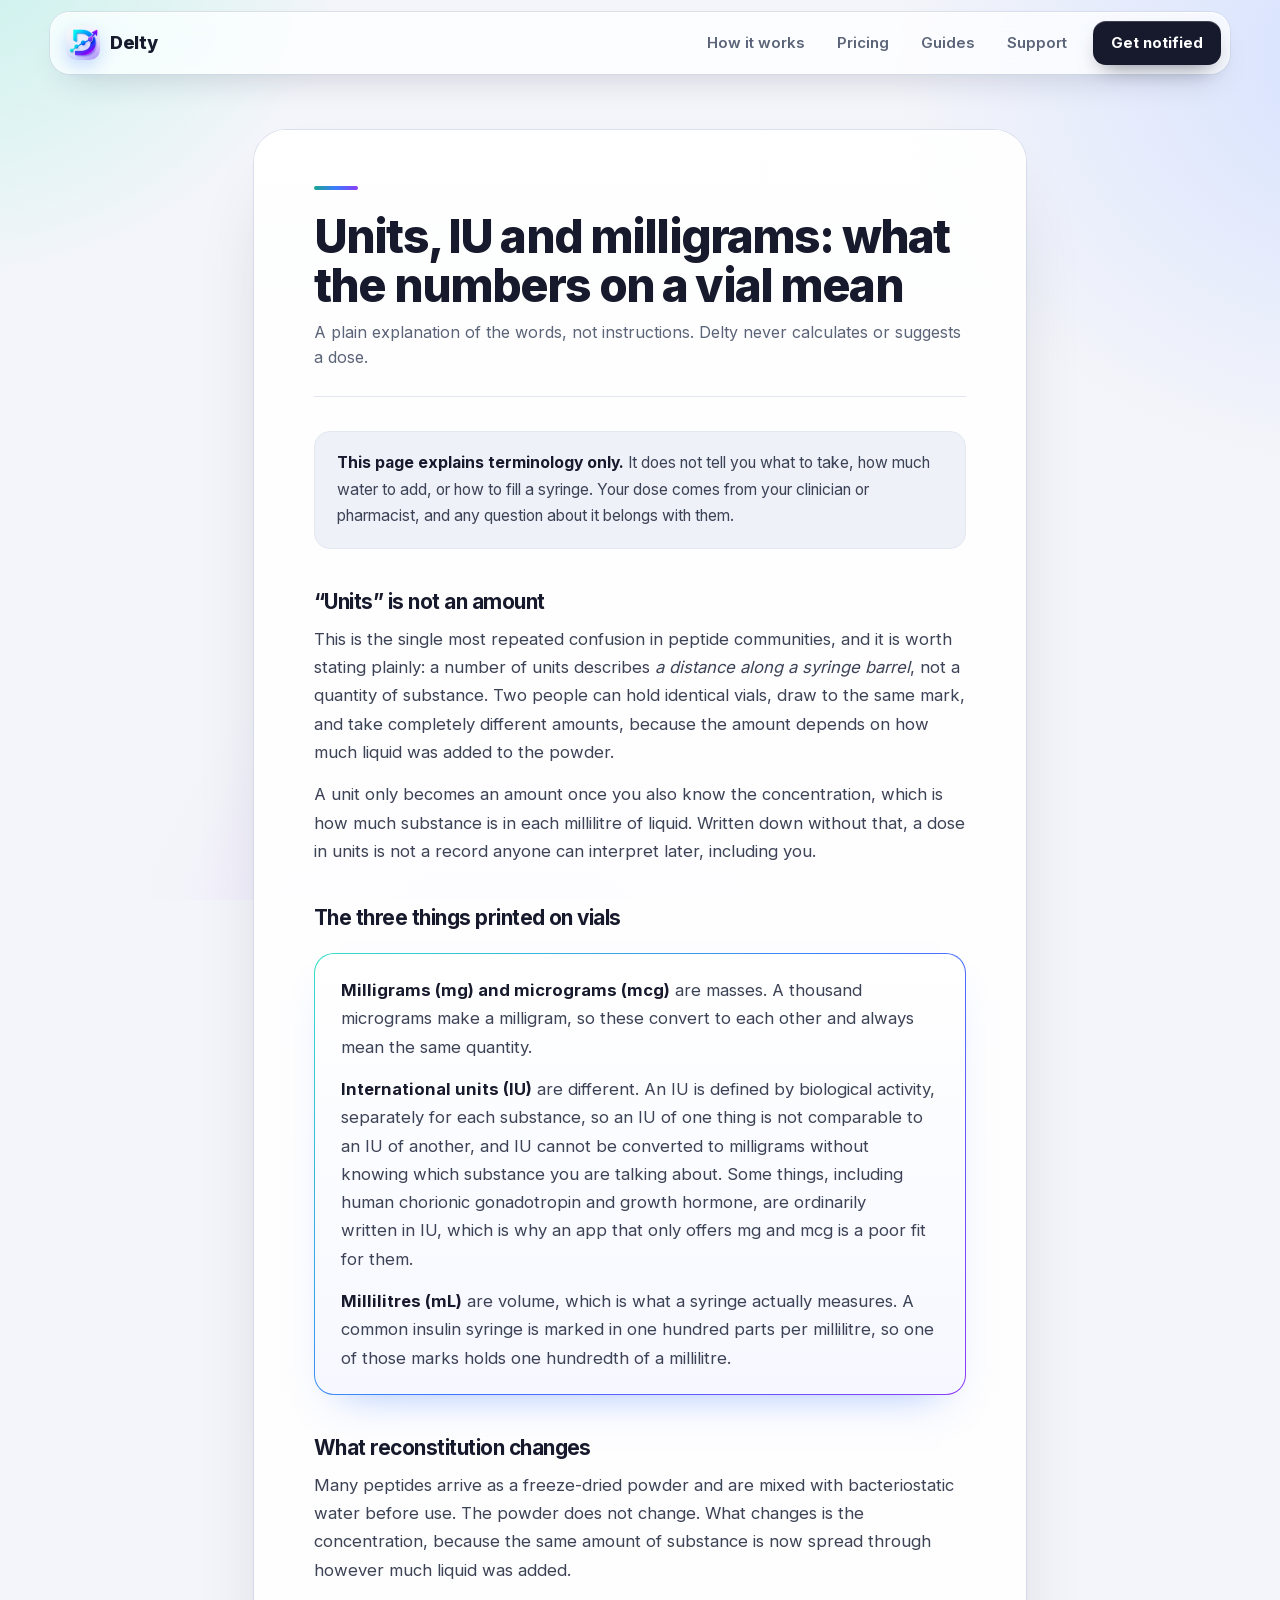
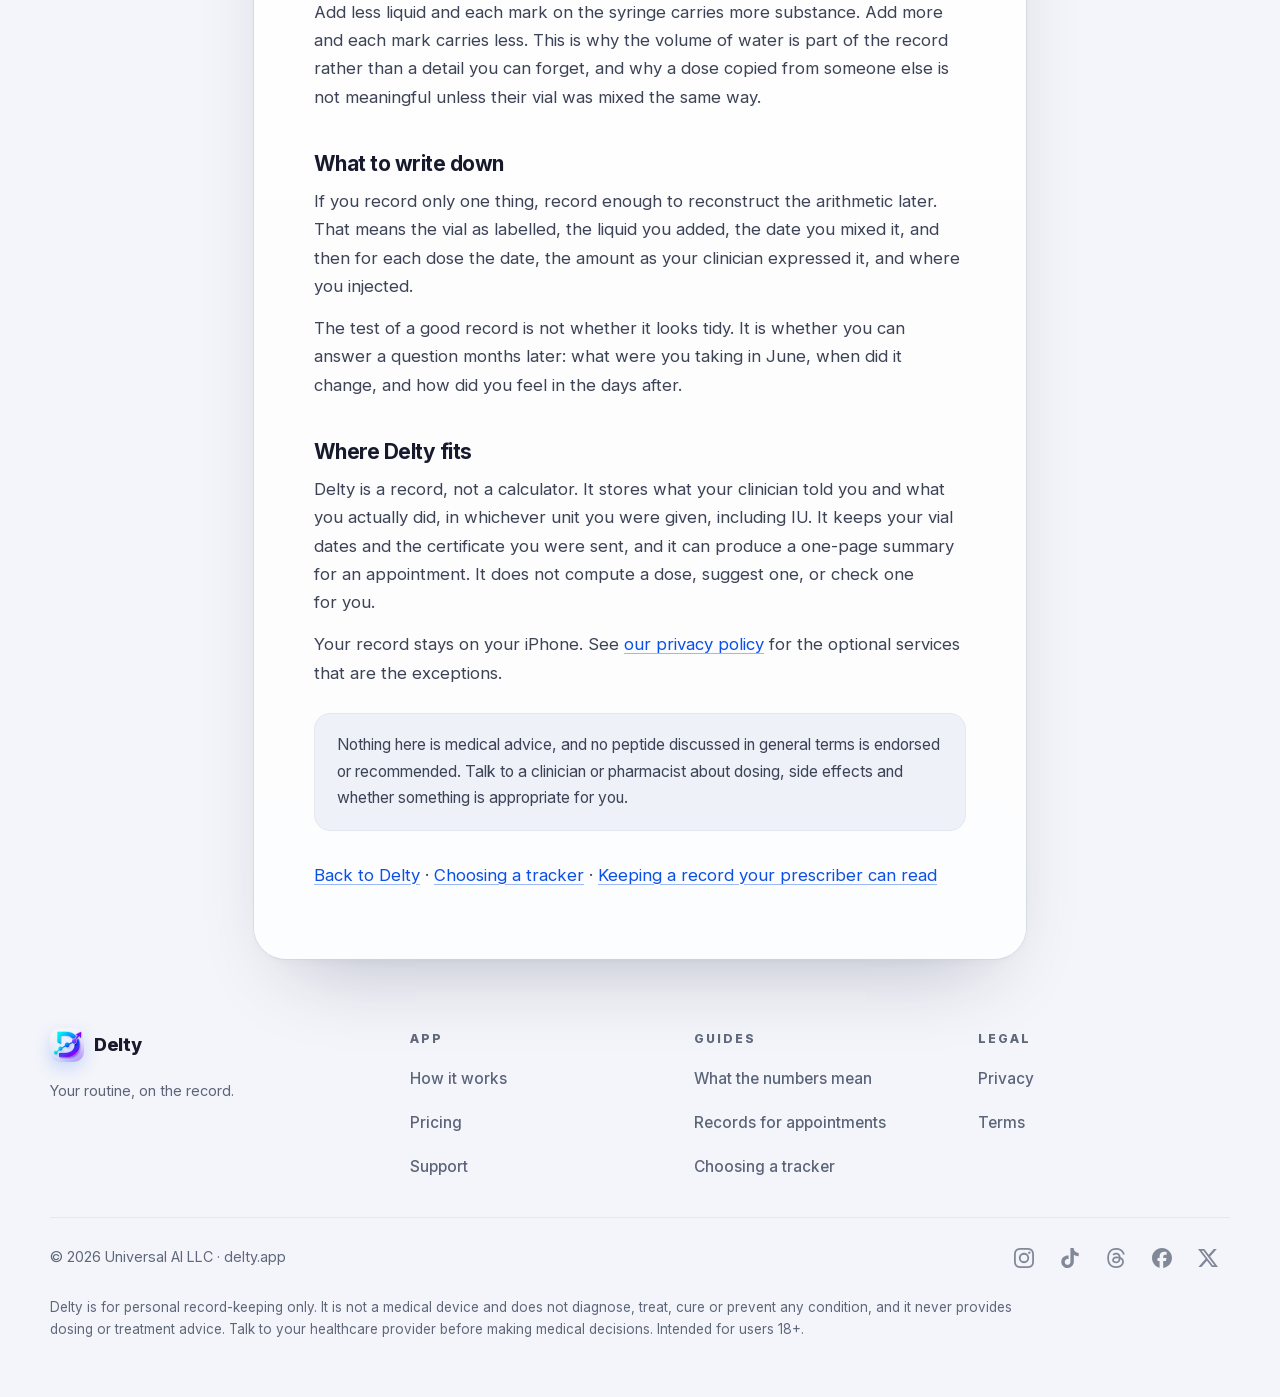
<file: reconstitution.html>
<!doctype html><html lang="en"><head><meta charset="utf-8"><meta http-equiv="Content-Security-Policy" content="default-src 'self'; script-src 'none'; style-src 'self' 'unsafe-inline'; font-src 'self'; img-src 'self' data:; connect-src https://kuquefazcfrnjjbrpyws.supabase.co; object-src 'none'; base-uri 'self'; form-action 'self'; upgrade-insecure-requests"><meta name="referrer" content="strict-origin-when-cross-origin"><meta name="viewport" content="width=device-width, initial-scale=1"><title>Units, IU and milligrams: what the numbers on a peptide vial mean — Delty</title>
<meta name="description" content="Why a dose written in &quot;units&quot; means nothing on its own, how reconstitution changes what a mark on the syringe is worth, and what to write down so you can answer your clinician later. Delty does not calculate doses.">
<meta property="og:title" content="Units, IU and milligrams: what the numbers on a peptide vial mean">
<meta property="og:description" content="Why a dose in units means nothing without a concentration, and what to record so you can answer later.">
<meta property="og:type" content="article"><meta property="og:url" content="https://delty.app/reconstitution.html">
<link rel="canonical" href="https://delty.app/reconstitution.html"><meta name="color-scheme" content="light only"><meta name="theme-color" content="#F4F5FA"><link rel="preload" as="font" type="font/woff2" crossorigin href="/assets/fonts/Inter-400-latin.woff2"><link rel="preload" as="font" type="font/woff2" crossorigin href="/assets/fonts/Inter-800-latin.woff2"><link rel="stylesheet" href="/assets/site.css">
<link rel="icon" type="image/png" sizes="32x32" href="assets/favicon-32.png"><link rel="apple-touch-icon" href="assets/icon-180.png"></head><body>
<div class="top"><header><a class="logo" href="/"><img src="assets/icon-180.png" width="34" height="34" alt="">Delty</a><nav aria-label="Main"><a href="/#how">How it works</a><a href="/#pricing">Pricing</a><a href="/visit-summary.html">Guides</a><a href="/support.html">Support</a><a class="pill" href="/#join">Get notified</a></nav></header></div>
<div class="doc"><main>

<h1>Units, IU and milligrams: what the numbers on a vial mean</h1>
<div class="meta">A plain explanation of the words, not instructions. Delty never calculates or suggests a dose.</div>

<div class="note"><strong>This page explains terminology only.</strong> It does not tell you what to take, how much water to add, or how to fill a syringe. Your dose comes from your clinician or pharmacist, and any question about it belongs with them.</div>

<h2>&ldquo;Units&rdquo; is not an amount</h2>
<p>This is the single most repeated confusion in peptide communities, and it is worth stating plainly: a number of units describes <em>a distance along a syringe barrel</em>, not a quantity of substance. Two people can hold identical vials, draw to the same mark, and take completely different amounts, because the amount depends on how much liquid was added to the powder.</p>
<p>A unit only becomes an amount once you also know the concentration, which is how much substance is in each millilitre of liquid. Written down without that, a dose in units is not a record anyone can interpret later, including you.</p>

<h2>The three things printed on vials</h2>
<div class="card">
<p><strong>Milligrams (mg) and micrograms (mcg)</strong> are masses. A thousand micrograms make a milligram, so these convert to each other and always mean the same quantity.</p>
<p><strong>International units (IU)</strong> are different. An IU is defined by biological activity, separately for each substance, so an IU of one thing is not comparable to an IU of another, and IU cannot be converted to milligrams without knowing which substance you are talking about. Some things, including human chorionic gonadotropin and growth hormone, are ordinarily written in IU, which is why an app that only offers mg and mcg is a poor fit for them.</p>
<p><strong>Millilitres (mL)</strong> are volume, which is what a syringe actually measures. A common insulin syringe is marked in one hundred parts per millilitre, so one of those marks holds one hundredth of a millilitre.</p>
</div>

<h2>What reconstitution changes</h2>
<p>Many peptides arrive as a freeze-dried powder and are mixed with bacteriostatic water before use. The powder does not change. What changes is the concentration, because the same amount of substance is now spread through however much liquid was added.</p>
<p>Add less liquid and each mark on the syringe carries more substance. Add more and each mark carries less. This is why the volume of water is part of the record rather than a detail you can forget, and why a dose copied from someone else is not meaningful unless their vial was mixed the same way.</p>

<h2>What to write down</h2>
<p>If you record only one thing, record enough to reconstruct the arithmetic later. That means the vial as labelled, the liquid you added, the date you mixed it, and then for each dose the date, the amount as your clinician expressed it, and where you injected.</p>
<p>The test of a good record is not whether it looks tidy. It is whether you can answer a question months later: what were you taking in June, when did it change, and how did you feel in the days after.</p>

<h2>Where Delty fits</h2>
<p>Delty is a record, not a calculator. It stores what your clinician told you and what you actually did, in whichever unit you were given, including IU. It keeps your vial dates and the certificate you were sent, and it can produce a one-page summary for an appointment. It does not compute a dose, suggest one, or check one for you.</p>
<p>Your record stays on your iPhone. See <a href="/privacy.html">our privacy policy</a> for the optional services that are the exceptions.</p>

<div class="note">Nothing here is medical advice, and no peptide discussed in general terms is endorsed or recommended. Talk to a clinician or pharmacist about dosing, side effects and whether something is appropriate for you.</div>

<p style="margin-top:30px"><a href="/">Back to Delty</a> · <a href="/choose-a-tracker.html">Choosing a tracker</a> · <a href="/visit-summary.html">Keeping a record your prescriber can read</a></p>
</main></div>
<footer>
<div class="cols">
<div class="brand"><a class="logo" href="/"><img src="assets/icon-180.png" width="34" height="34" alt="">Delty</a><p>Your routine, on the record.</p></div>
<div class="col"><h2>App</h2><a href="/#how">How it works</a><a href="/#pricing">Pricing</a><a href="/support.html">Support</a></div>
<div class="col"><h2>Guides</h2><a href="/reconstitution.html">What the numbers mean</a><a href="/visit-summary.html">Records for appointments</a><a href="/choose-a-tracker.html">Choosing a tracker</a></div>
<div class="col"><h2>Legal</h2><a href="/privacy.html">Privacy</a><a href="/terms.html">Terms</a></div>
</div>
<div class="base"><div>© 2026 Universal AI LLC · delty.app</div>
<nav class="socials" aria-label="Social media">
          <a href="https://www.instagram.com/delty.app/" target="_blank" rel="me noopener" aria-label="Instagram" title="Instagram"><svg viewBox="0 0 24 24" width="20" height="20" aria-hidden="true" focusable="false"><path fill="currentColor" d="M7.0301.084c-1.2768.0602-2.1487.264-2.911.5634-.7888.3075-1.4575.72-2.1228 1.3877-.6652.6677-1.075 1.3368-1.3802 2.127-.2954.7638-.4956 1.6365-.552 2.914-.0564 1.2775-.0689 1.6882-.0626 4.947.0062 3.2586.0206 3.6671.0825 4.9473.061 1.2765.264 2.1482.5635 2.9107.308.7889.72 1.4573 1.388 2.1228.6679.6655 1.3365 1.0743 2.1285 1.38.7632.295 1.6361.4961 2.9134.552 1.2773.056 1.6884.069 4.9462.0627 3.2578-.0062 3.668-.0207 4.9478-.0814 1.28-.0607 2.147-.2652 2.9098-.5633.7889-.3086 1.4578-.72 2.1228-1.3881.665-.6682 1.0745-1.3378 1.3795-2.1284.2957-.7632.4966-1.636.552-2.9124.056-1.2809.0692-1.6898.063-4.948-.0063-3.2583-.021-3.6668-.0817-4.9465-.0607-1.2797-.264-2.1487-.5633-2.9117-.3084-.7889-.72-1.4568-1.3876-2.1228C21.2982 1.33 20.628.9208 19.8378.6165 19.074.321 18.2017.1197 16.9244.0645 15.6471.0093 15.236-.005 11.977.0014 8.718.0076 8.31.0215 7.0301.0839m.1402 21.6932c-1.17-.0509-1.8053-.2453-2.2287-.408-.5606-.216-.96-.4771-1.3819-.895-.422-.4178-.6811-.8186-.9-1.378-.1644-.4234-.3624-1.058-.4171-2.228-.0595-1.2645-.072-1.6442-.079-4.848-.007-3.2037.0053-3.583.0607-4.848.05-1.169.2456-1.805.408-2.2282.216-.5613.4762-.96.895-1.3816.4188-.4217.8184-.6814 1.3783-.9003.423-.1651 1.0575-.3614 2.227-.4171 1.2655-.06 1.6447-.072 4.848-.079 3.2033-.007 3.5835.005 4.8495.0608 1.169.0508 1.8053.2445 2.228.408.5608.216.96.4754 1.3816.895.4217.4194.6816.8176.9005 1.3787.1653.4217.3617 1.056.4169 2.2263.0602 1.2655.0739 1.645.0796 4.848.0058 3.203-.0055 3.5834-.061 4.848-.051 1.17-.245 1.8055-.408 2.2294-.216.5604-.4763.96-.8954 1.3814-.419.4215-.8181.6811-1.3783.9-.4224.1649-1.0577.3617-2.2262.4174-1.2656.0595-1.6448.072-4.8493.079-3.2045.007-3.5825-.006-4.848-.0608M16.953 5.5864A1.44 1.44 0 1 0 18.39 4.144a1.44 1.44 0 0 0-1.437 1.4424M5.8385 12.012c.0067 3.4032 2.7706 6.1557 6.173 6.1493 3.4026-.0065 6.157-2.7701 6.1506-6.1733-.0065-3.4032-2.771-6.1565-6.174-6.1498-3.403.0067-6.156 2.771-6.1496 6.1738M8 12.0077a4 4 0 1 1 4.008 3.9921A3.9996 3.9996 0 0 1 8 12.0077"/></svg></a>
          <a href="https://www.tiktok.com/@delty.app" target="_blank" rel="me noopener" aria-label="TikTok" title="TikTok"><svg viewBox="0 0 24 24" width="20" height="20" aria-hidden="true" focusable="false"><path fill="currentColor" d="M12.525.02c1.31-.02 2.61-.01 3.91-.02.08 1.53.63 3.09 1.75 4.17 1.12 1.11 2.7 1.62 4.24 1.79v4.03c-1.44-.05-2.89-.35-4.2-.97-.57-.26-1.1-.59-1.62-.93-.01 2.92.01 5.84-.02 8.75-.08 1.4-.54 2.79-1.35 3.94-1.31 1.92-3.58 3.17-5.91 3.21-1.43.08-2.86-.31-4.08-1.03-2.02-1.19-3.44-3.37-3.65-5.71-.02-.5-.03-1-.01-1.49.18-1.9 1.12-3.72 2.58-4.96 1.66-1.44 3.98-2.13 6.15-1.72.02 1.48-.04 2.96-.04 4.44-.99-.32-2.15-.23-3.02.37-.63.41-1.11 1.04-1.36 1.75-.21.51-.15 1.07-.14 1.61.24 1.64 1.82 3.02 3.5 2.87 1.12-.01 2.19-.66 2.77-1.61.19-.33.4-.67.41-1.06.1-1.79.06-3.57.07-5.36.01-4.03-.01-8.05.02-12.07z"/></svg></a>
          <a href="https://www.threads.com/@delty.app" target="_blank" rel="me noopener" aria-label="Threads" title="Threads"><svg viewBox="0 0 24 24" width="20" height="20" aria-hidden="true" focusable="false"><path fill="currentColor" d="M12.186 24h-.007c-3.581-.024-6.334-1.205-8.184-3.509C2.35 18.44 1.5 15.586 1.472 12.01v-.017c.03-3.579.879-6.43 2.525-8.482C5.845 1.205 8.6.024 12.18 0h.014c2.746.02 5.043.725 6.826 2.098 1.677 1.29 2.858 3.13 3.509 5.467l-2.04.569c-1.104-3.96-3.898-5.984-8.304-6.015-2.91.022-5.11.936-6.54 2.717C4.307 6.504 3.616 8.914 3.589 12c.027 3.086.718 5.496 2.057 7.164 1.43 1.783 3.631 2.698 6.54 2.717 2.623-.02 4.358-.631 5.8-2.045 1.647-1.613 1.618-3.593 1.09-4.798-.31-.71-.873-1.3-1.634-1.75-.192 1.352-.622 2.446-1.284 3.272-.886 1.102-2.14 1.704-3.73 1.79-1.202.065-2.361-.218-3.259-.801-1.063-.689-1.685-1.74-1.752-2.964-.065-1.19.408-2.285 1.33-3.082.88-.76 2.119-1.207 3.583-1.291a13.853 13.853 0 0 1 3.02.142c-.126-.742-.375-1.332-.75-1.757-.513-.586-1.308-.883-2.359-.89h-.029c-.844 0-1.992.232-2.721 1.32L7.734 7.847c.98-1.454 2.568-2.256 4.478-2.256h.044c3.194.02 5.097 1.975 5.287 5.388.108.046.216.094.321.142 1.49.7 2.58 1.761 3.154 3.07.797 1.82.871 4.79-1.548 7.158-1.85 1.81-4.094 2.628-7.277 2.65Zm1.003-11.69c-.242 0-.487.007-.739.021-1.836.103-2.98.946-2.916 2.143.067 1.256 1.452 1.839 2.784 1.767 1.224-.065 2.818-.543 3.086-3.71a10.5 10.5 0 0 0-2.215-.221z"/></svg></a>
          <a href="https://www.facebook.com/deltyapp" target="_blank" rel="me noopener" aria-label="Facebook" title="Facebook"><svg viewBox="0 0 24 24" width="20" height="20" aria-hidden="true" focusable="false"><path fill="currentColor" d="M9.101 23.691v-7.98H6.627v-3.667h2.474v-1.58c0-4.085 1.848-5.978 5.858-5.978.401 0 .955.042 1.468.103a8.68 8.68 0 0 1 1.141.195v3.325a8.623 8.623 0 0 0-.653-.036 26.805 26.805 0 0 0-.733-.009c-.707 0-1.259.096-1.675.309a1.686 1.686 0 0 0-.679.622c-.258.42-.374.995-.374 1.752v1.297h3.919l-.386 2.103-.287 1.564h-3.246v8.245C19.396 23.238 24 18.179 24 12.044c0-6.627-5.373-12-12-12s-12 5.373-12 12c0 5.628 3.874 10.35 9.101 11.647Z"/></svg></a>
          <a href="https://x.com/deltyapp" target="_blank" rel="me noopener" aria-label="X" title="X"><svg viewBox="0 0 24 24" width="20" height="20" aria-hidden="true" focusable="false"><path fill="currentColor" d="M18.901 1.153h3.68l-8.04 9.19L24 22.846h-7.406l-5.8-7.584-6.638 7.584H.474l8.6-9.83L0 1.154h7.594l5.243 6.932ZM17.61 20.644h2.039L6.486 3.24H4.298Z"/></svg></a>
        </nav>
</div>
<p class="legal">Delty is for personal record-keeping only. It is not a medical device and does not diagnose, treat, cure or prevent any condition, and it never provides dosing or treatment advice. Talk to your healthcare provider before making medical decisions. Intended for users 18+.</p>
</footer>
</body></html>
</file>
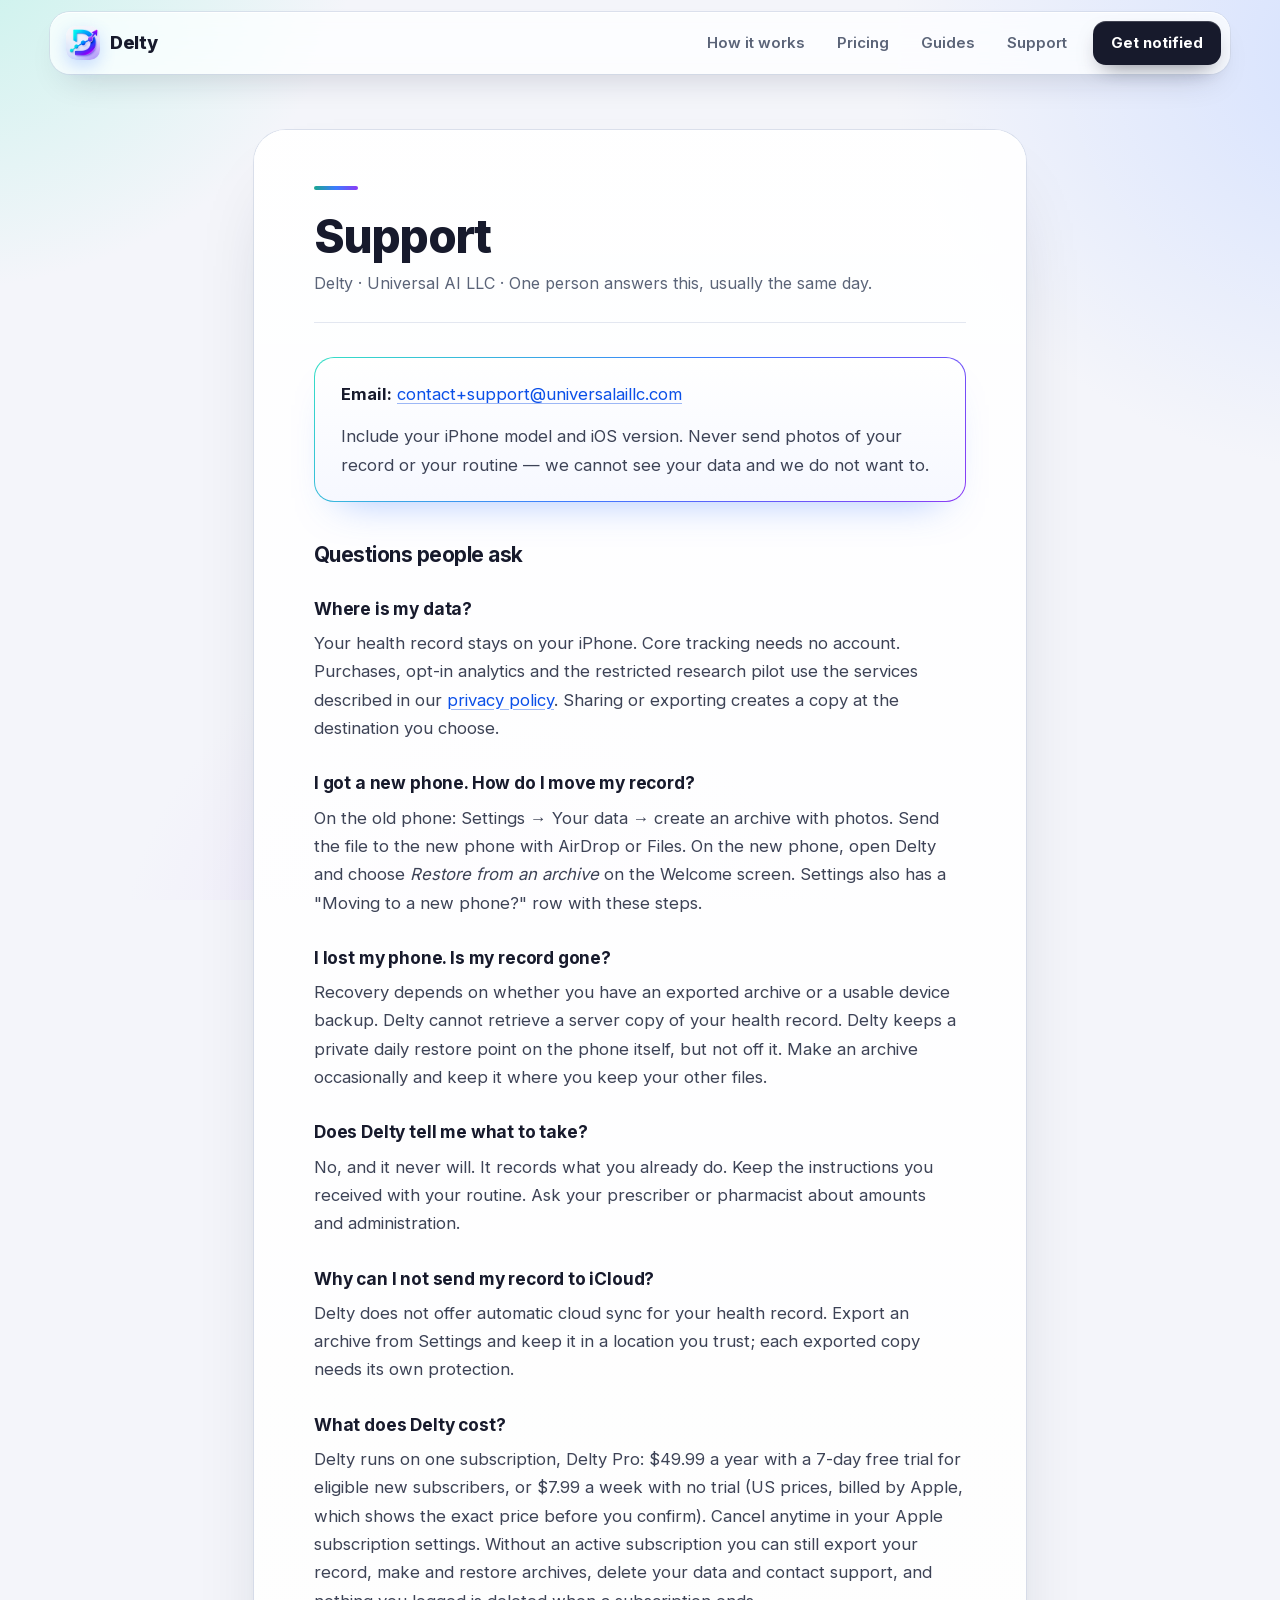
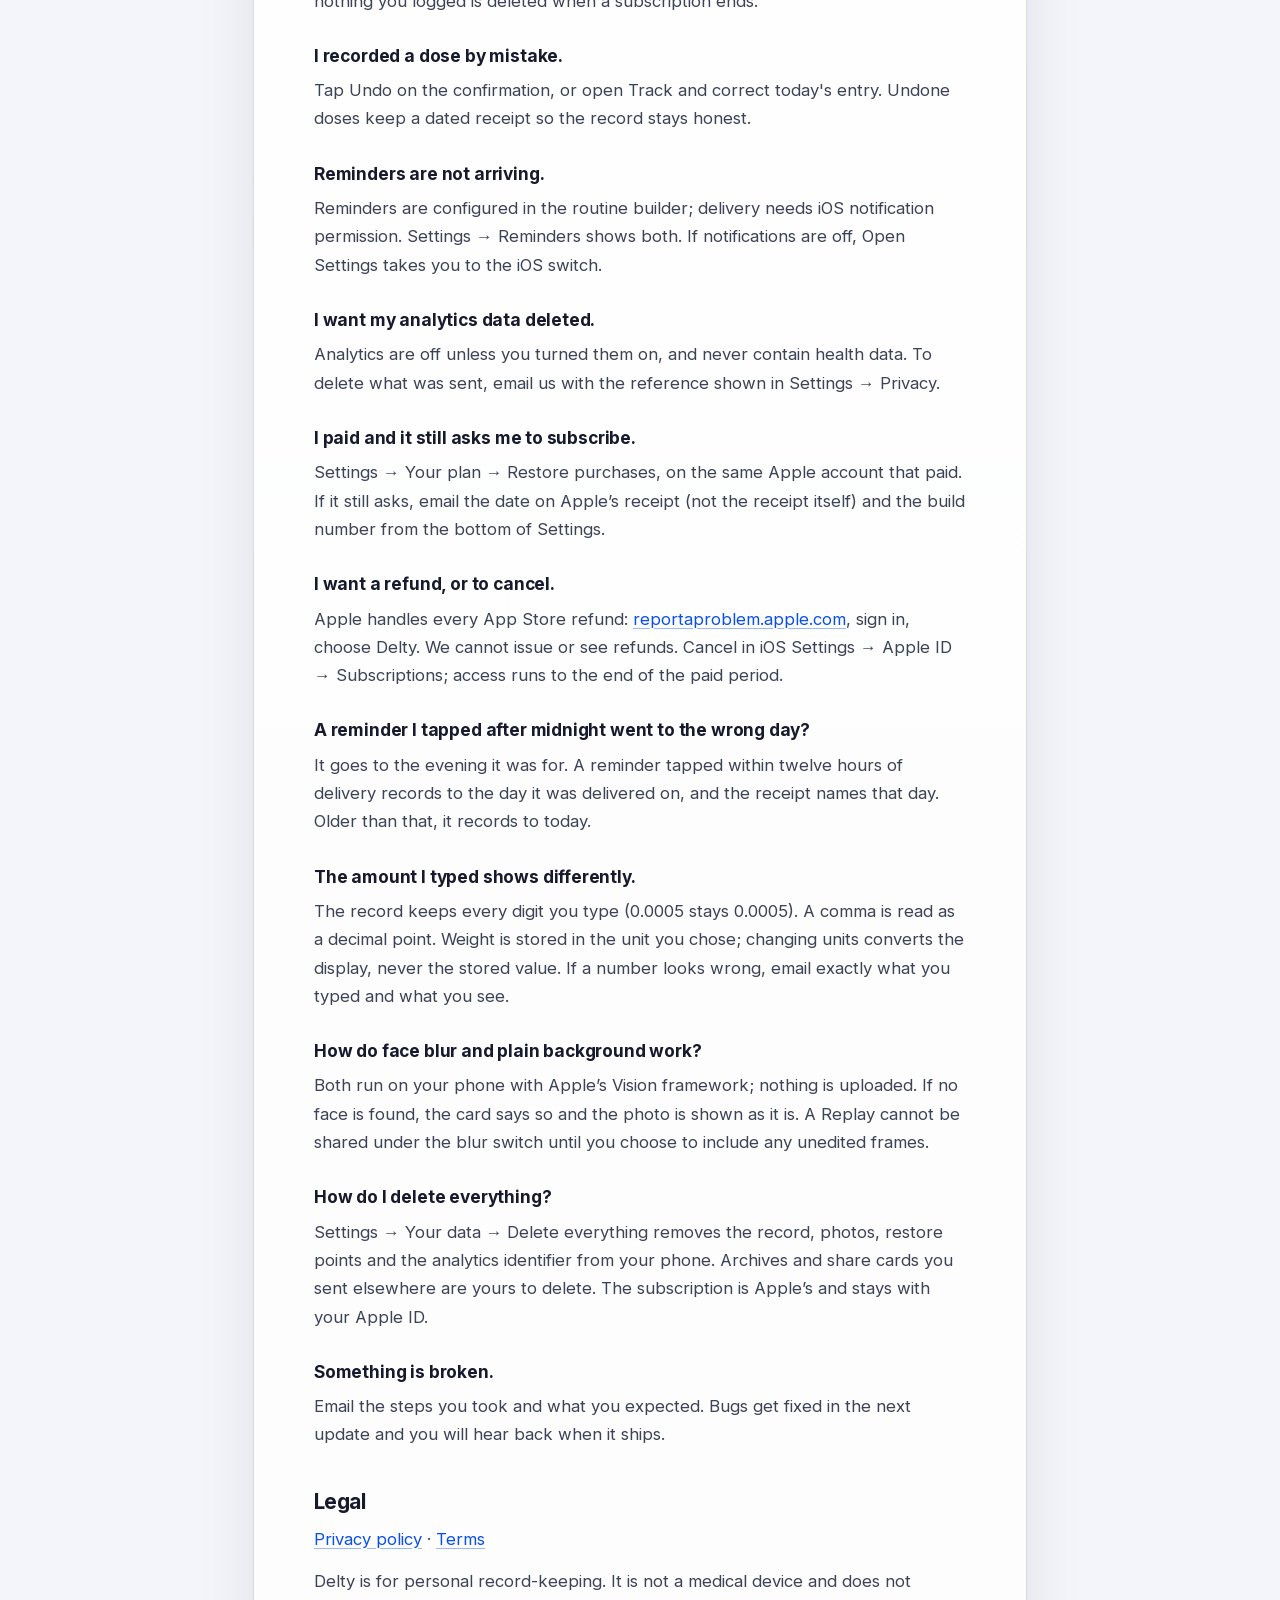
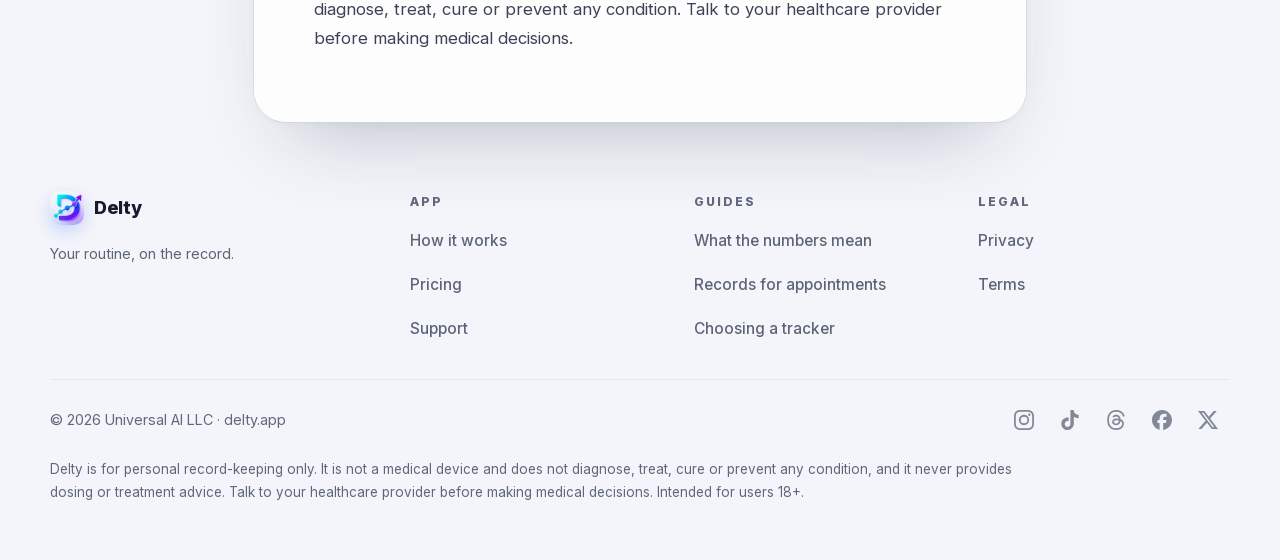
<file: support.html>
<!doctype html><html lang="en"><head><meta charset="utf-8"><meta http-equiv="Content-Security-Policy" content="default-src 'self'; script-src 'none'; style-src 'self' 'unsafe-inline'; font-src 'self'; img-src 'self' data:; connect-src https://kuquefazcfrnjjbrpyws.supabase.co; object-src 'none'; base-uri 'self'; form-action 'self'; upgrade-insecure-requests"><meta name="referrer" content="strict-origin-when-cross-origin"><meta name="viewport" content="width=device-width, initial-scale=1"><title>Delty Support</title><link rel="canonical" href="https://delty.app/support.html"><meta name="color-scheme" content="light only"><meta name="theme-color" content="#F4F5FA"><link rel="preload" as="font" type="font/woff2" crossorigin href="/assets/fonts/Inter-400-latin.woff2"><link rel="preload" as="font" type="font/woff2" crossorigin href="/assets/fonts/Inter-800-latin.woff2"><link rel="stylesheet" href="/assets/site.css"><link rel="icon" type="image/png" sizes="32x32" href="assets/favicon-32.png"><link rel="apple-touch-icon" href="assets/icon-180.png"></head><body>
<div class="top"><header><a class="logo" href="/"><img src="assets/icon-180.png" width="34" height="34" alt="">Delty</a><nav aria-label="Main"><a href="/#how">How it works</a><a href="/#pricing">Pricing</a><a href="/visit-summary.html">Guides</a><a href="/support.html">Support</a><a class="pill" href="/#join">Get notified</a></nav></header></div>
<div class="doc"><main>
<h1>Support</h1><div class="meta">Delty · Universal AI LLC · One person answers this, usually the same day.</div>

<div class="card">
<p><strong>Email:</strong> <a href="mailto:contact+support@universalaillc.com?subject=Delty%20support">contact+support@universalaillc.com</a></p>
<p>Include your iPhone model and iOS version. Never send photos of your record or your routine — we cannot see your data and we do not want to.</p>
</div>

<h2>Questions people ask</h2>

<p class="q">Where is my data?</p>
<p>Your health record stays on your iPhone. Core tracking needs no account. Purchases, opt-in analytics and the restricted research pilot use the services described in our <a href="/privacy.html">privacy policy</a>. Sharing or exporting creates a copy at the destination you choose.</p>

<p class="q">I got a new phone. How do I move my record?</p>
<p>On the old phone: Settings → Your data → create an archive with photos. Send the file to the new phone with AirDrop or Files. On the new phone, open Delty and choose <em>Restore from an archive</em> on the Welcome screen. Settings also has a "Moving to a new phone?" row with these steps.</p>

<p class="q">I lost my phone. Is my record gone?</p>
<p>Recovery depends on whether you have an exported archive or a usable device backup. Delty cannot retrieve a server copy of your health record. Delty keeps a private daily restore point on the phone itself, but not off it. Make an archive occasionally and keep it where you keep your other files.</p>

<p class="q">Does Delty tell me what to take?</p>
<p>No, and it never will. It records what you already do. Keep the instructions you received with your routine. Ask your prescriber or pharmacist about amounts and administration.</p>

<p class="q">Why can I not send my record to iCloud?</p>
<p>Delty does not offer automatic cloud sync for your health record. Export an archive from Settings and keep it in a location you trust; each exported copy needs its own protection.</p>

<p class="q">What does Delty cost?</p>
<p>Delty runs on one subscription, Delty Pro: $49.99 a year with a 7-day free trial for eligible new subscribers, or $7.99 a week with no trial (US prices, billed by Apple, which shows the exact price before you confirm). Cancel anytime in your Apple subscription settings. Without an active subscription you can still export your record, make and restore archives, delete your data and contact support, and nothing you logged is deleted when a subscription ends.</p>

<p class="q">I recorded a dose by mistake.</p>
<p>Tap Undo on the confirmation, or open Track and correct today's entry. Undone doses keep a dated receipt so the record stays honest.</p>

<p class="q">Reminders are not arriving.</p>
<p>Reminders are configured in the routine builder; delivery needs iOS notification permission. Settings → Reminders shows both. If notifications are off, Open Settings takes you to the iOS switch.</p>

<p class="q">I want my analytics data deleted.</p>
<p>Analytics are off unless you turned them on, and never contain health data. To delete what was sent, email us with the reference shown in Settings → Privacy.</p>

<p class="q">I paid and it still asks me to subscribe.</p>
<p>Settings → Your plan → Restore purchases, on the same Apple account that paid. If it still asks, email the date on Apple&rsquo;s receipt (not the receipt itself) and the build number from the bottom of Settings.</p>

<p class="q">I want a refund, or to cancel.</p>
<p>Apple handles every App Store refund: <a href="https://reportaproblem.apple.com">reportaproblem.apple.com</a>, sign in, choose Delty. We cannot issue or see refunds. Cancel in iOS Settings → Apple ID → Subscriptions; access runs to the end of the paid period.</p>

<p class="q">A reminder I tapped after midnight went to the wrong day?</p>
<p>It goes to the evening it was for. A reminder tapped within twelve hours of delivery records to the day it was delivered on, and the receipt names that day. Older than that, it records to today.</p>

<p class="q">The amount I typed shows differently.</p>
<p>The record keeps every digit you type (0.0005 stays 0.0005). A comma is read as a decimal point. Weight is stored in the unit you chose; changing units converts the display, never the stored value. If a number looks wrong, email exactly what you typed and what you see.</p>

<p class="q">How do face blur and plain background work?</p>
<p>Both run on your phone with Apple&rsquo;s Vision framework; nothing is uploaded. If no face is found, the card says so and the photo is shown as it is. A Replay cannot be shared under the blur switch until you choose to include any unedited frames.</p>

<p class="q">How do I delete everything?</p>
<p>Settings → Your data → Delete everything removes the record, photos, restore points and the analytics identifier from your phone. Archives and share cards you sent elsewhere are yours to delete. The subscription is Apple&rsquo;s and stays with your Apple ID.</p>

<p class="q">Something is broken.</p>
<p>Email the steps you took and what you expected. Bugs get fixed in the next update and you will hear back when it ships.</p>

<h2>Legal</h2>
<p><a href="/privacy.html">Privacy policy</a> · <a href="/terms.html">Terms</a></p>
<p>Delty is for personal record-keeping. It is not a medical device and does not diagnose, treat, cure or prevent any condition. Talk to your healthcare provider before making medical decisions.</p>
</main></div>
<footer>
<div class="cols">
<div class="brand"><a class="logo" href="/"><img src="assets/icon-180.png" width="34" height="34" alt="">Delty</a><p>Your routine, on the record.</p></div>
<div class="col"><h2>App</h2><a href="/#how">How it works</a><a href="/#pricing">Pricing</a><a href="/support.html">Support</a></div>
<div class="col"><h2>Guides</h2><a href="/reconstitution.html">What the numbers mean</a><a href="/visit-summary.html">Records for appointments</a><a href="/choose-a-tracker.html">Choosing a tracker</a></div>
<div class="col"><h2>Legal</h2><a href="/privacy.html">Privacy</a><a href="/terms.html">Terms</a></div>
</div>
<div class="base"><div>© 2026 Universal AI LLC · delty.app</div>
<nav class="socials" aria-label="Social media">
          <a href="https://www.instagram.com/delty.app/" target="_blank" rel="me noopener" aria-label="Instagram" title="Instagram"><svg viewBox="0 0 24 24" width="20" height="20" aria-hidden="true" focusable="false"><path fill="currentColor" d="M7.0301.084c-1.2768.0602-2.1487.264-2.911.5634-.7888.3075-1.4575.72-2.1228 1.3877-.6652.6677-1.075 1.3368-1.3802 2.127-.2954.7638-.4956 1.6365-.552 2.914-.0564 1.2775-.0689 1.6882-.0626 4.947.0062 3.2586.0206 3.6671.0825 4.9473.061 1.2765.264 2.1482.5635 2.9107.308.7889.72 1.4573 1.388 2.1228.6679.6655 1.3365 1.0743 2.1285 1.38.7632.295 1.6361.4961 2.9134.552 1.2773.056 1.6884.069 4.9462.0627 3.2578-.0062 3.668-.0207 4.9478-.0814 1.28-.0607 2.147-.2652 2.9098-.5633.7889-.3086 1.4578-.72 2.1228-1.3881.665-.6682 1.0745-1.3378 1.3795-2.1284.2957-.7632.4966-1.636.552-2.9124.056-1.2809.0692-1.6898.063-4.948-.0063-3.2583-.021-3.6668-.0817-4.9465-.0607-1.2797-.264-2.1487-.5633-2.9117-.3084-.7889-.72-1.4568-1.3876-2.1228C21.2982 1.33 20.628.9208 19.8378.6165 19.074.321 18.2017.1197 16.9244.0645 15.6471.0093 15.236-.005 11.977.0014 8.718.0076 8.31.0215 7.0301.0839m.1402 21.6932c-1.17-.0509-1.8053-.2453-2.2287-.408-.5606-.216-.96-.4771-1.3819-.895-.422-.4178-.6811-.8186-.9-1.378-.1644-.4234-.3624-1.058-.4171-2.228-.0595-1.2645-.072-1.6442-.079-4.848-.007-3.2037.0053-3.583.0607-4.848.05-1.169.2456-1.805.408-2.2282.216-.5613.4762-.96.895-1.3816.4188-.4217.8184-.6814 1.3783-.9003.423-.1651 1.0575-.3614 2.227-.4171 1.2655-.06 1.6447-.072 4.848-.079 3.2033-.007 3.5835.005 4.8495.0608 1.169.0508 1.8053.2445 2.228.408.5608.216.96.4754 1.3816.895.4217.4194.6816.8176.9005 1.3787.1653.4217.3617 1.056.4169 2.2263.0602 1.2655.0739 1.645.0796 4.848.0058 3.203-.0055 3.5834-.061 4.848-.051 1.17-.245 1.8055-.408 2.2294-.216.5604-.4763.96-.8954 1.3814-.419.4215-.8181.6811-1.3783.9-.4224.1649-1.0577.3617-2.2262.4174-1.2656.0595-1.6448.072-4.8493.079-3.2045.007-3.5825-.006-4.848-.0608M16.953 5.5864A1.44 1.44 0 1 0 18.39 4.144a1.44 1.44 0 0 0-1.437 1.4424M5.8385 12.012c.0067 3.4032 2.7706 6.1557 6.173 6.1493 3.4026-.0065 6.157-2.7701 6.1506-6.1733-.0065-3.4032-2.771-6.1565-6.174-6.1498-3.403.0067-6.156 2.771-6.1496 6.1738M8 12.0077a4 4 0 1 1 4.008 3.9921A3.9996 3.9996 0 0 1 8 12.0077"/></svg></a>
          <a href="https://www.tiktok.com/@delty.app" target="_blank" rel="me noopener" aria-label="TikTok" title="TikTok"><svg viewBox="0 0 24 24" width="20" height="20" aria-hidden="true" focusable="false"><path fill="currentColor" d="M12.525.02c1.31-.02 2.61-.01 3.91-.02.08 1.53.63 3.09 1.75 4.17 1.12 1.11 2.7 1.62 4.24 1.79v4.03c-1.44-.05-2.89-.35-4.2-.97-.57-.26-1.1-.59-1.62-.93-.01 2.92.01 5.84-.02 8.75-.08 1.4-.54 2.79-1.35 3.94-1.31 1.92-3.58 3.17-5.91 3.21-1.43.08-2.86-.31-4.08-1.03-2.02-1.19-3.44-3.37-3.65-5.71-.02-.5-.03-1-.01-1.49.18-1.9 1.12-3.72 2.58-4.96 1.66-1.44 3.98-2.13 6.15-1.72.02 1.48-.04 2.96-.04 4.44-.99-.32-2.15-.23-3.02.37-.63.41-1.11 1.04-1.36 1.75-.21.51-.15 1.07-.14 1.61.24 1.64 1.82 3.02 3.5 2.87 1.12-.01 2.19-.66 2.77-1.61.19-.33.4-.67.41-1.06.1-1.79.06-3.57.07-5.36.01-4.03-.01-8.05.02-12.07z"/></svg></a>
          <a href="https://www.threads.com/@delty.app" target="_blank" rel="me noopener" aria-label="Threads" title="Threads"><svg viewBox="0 0 24 24" width="20" height="20" aria-hidden="true" focusable="false"><path fill="currentColor" d="M12.186 24h-.007c-3.581-.024-6.334-1.205-8.184-3.509C2.35 18.44 1.5 15.586 1.472 12.01v-.017c.03-3.579.879-6.43 2.525-8.482C5.845 1.205 8.6.024 12.18 0h.014c2.746.02 5.043.725 6.826 2.098 1.677 1.29 2.858 3.13 3.509 5.467l-2.04.569c-1.104-3.96-3.898-5.984-8.304-6.015-2.91.022-5.11.936-6.54 2.717C4.307 6.504 3.616 8.914 3.589 12c.027 3.086.718 5.496 2.057 7.164 1.43 1.783 3.631 2.698 6.54 2.717 2.623-.02 4.358-.631 5.8-2.045 1.647-1.613 1.618-3.593 1.09-4.798-.31-.71-.873-1.3-1.634-1.75-.192 1.352-.622 2.446-1.284 3.272-.886 1.102-2.14 1.704-3.73 1.79-1.202.065-2.361-.218-3.259-.801-1.063-.689-1.685-1.74-1.752-2.964-.065-1.19.408-2.285 1.33-3.082.88-.76 2.119-1.207 3.583-1.291a13.853 13.853 0 0 1 3.02.142c-.126-.742-.375-1.332-.75-1.757-.513-.586-1.308-.883-2.359-.89h-.029c-.844 0-1.992.232-2.721 1.32L7.734 7.847c.98-1.454 2.568-2.256 4.478-2.256h.044c3.194.02 5.097 1.975 5.287 5.388.108.046.216.094.321.142 1.49.7 2.58 1.761 3.154 3.07.797 1.82.871 4.79-1.548 7.158-1.85 1.81-4.094 2.628-7.277 2.65Zm1.003-11.69c-.242 0-.487.007-.739.021-1.836.103-2.98.946-2.916 2.143.067 1.256 1.452 1.839 2.784 1.767 1.224-.065 2.818-.543 3.086-3.71a10.5 10.5 0 0 0-2.215-.221z"/></svg></a>
          <a href="https://www.facebook.com/deltyapp" target="_blank" rel="me noopener" aria-label="Facebook" title="Facebook"><svg viewBox="0 0 24 24" width="20" height="20" aria-hidden="true" focusable="false"><path fill="currentColor" d="M9.101 23.691v-7.98H6.627v-3.667h2.474v-1.58c0-4.085 1.848-5.978 5.858-5.978.401 0 .955.042 1.468.103a8.68 8.68 0 0 1 1.141.195v3.325a8.623 8.623 0 0 0-.653-.036 26.805 26.805 0 0 0-.733-.009c-.707 0-1.259.096-1.675.309a1.686 1.686 0 0 0-.679.622c-.258.42-.374.995-.374 1.752v1.297h3.919l-.386 2.103-.287 1.564h-3.246v8.245C19.396 23.238 24 18.179 24 12.044c0-6.627-5.373-12-12-12s-12 5.373-12 12c0 5.628 3.874 10.35 9.101 11.647Z"/></svg></a>
          <a href="https://x.com/deltyapp" target="_blank" rel="me noopener" aria-label="X" title="X"><svg viewBox="0 0 24 24" width="20" height="20" aria-hidden="true" focusable="false"><path fill="currentColor" d="M18.901 1.153h3.68l-8.04 9.19L24 22.846h-7.406l-5.8-7.584-6.638 7.584H.474l8.6-9.83L0 1.154h7.594l5.243 6.932ZM17.61 20.644h2.039L6.486 3.24H4.298Z"/></svg></a>
        </nav>
</div>
<p class="legal">Delty is for personal record-keeping only. It is not a medical device and does not diagnose, treat, cure or prevent any condition, and it never provides dosing or treatment advice. Talk to your healthcare provider before making medical decisions. Intended for users 18+.</p>
</footer>
</body></html>
</file>
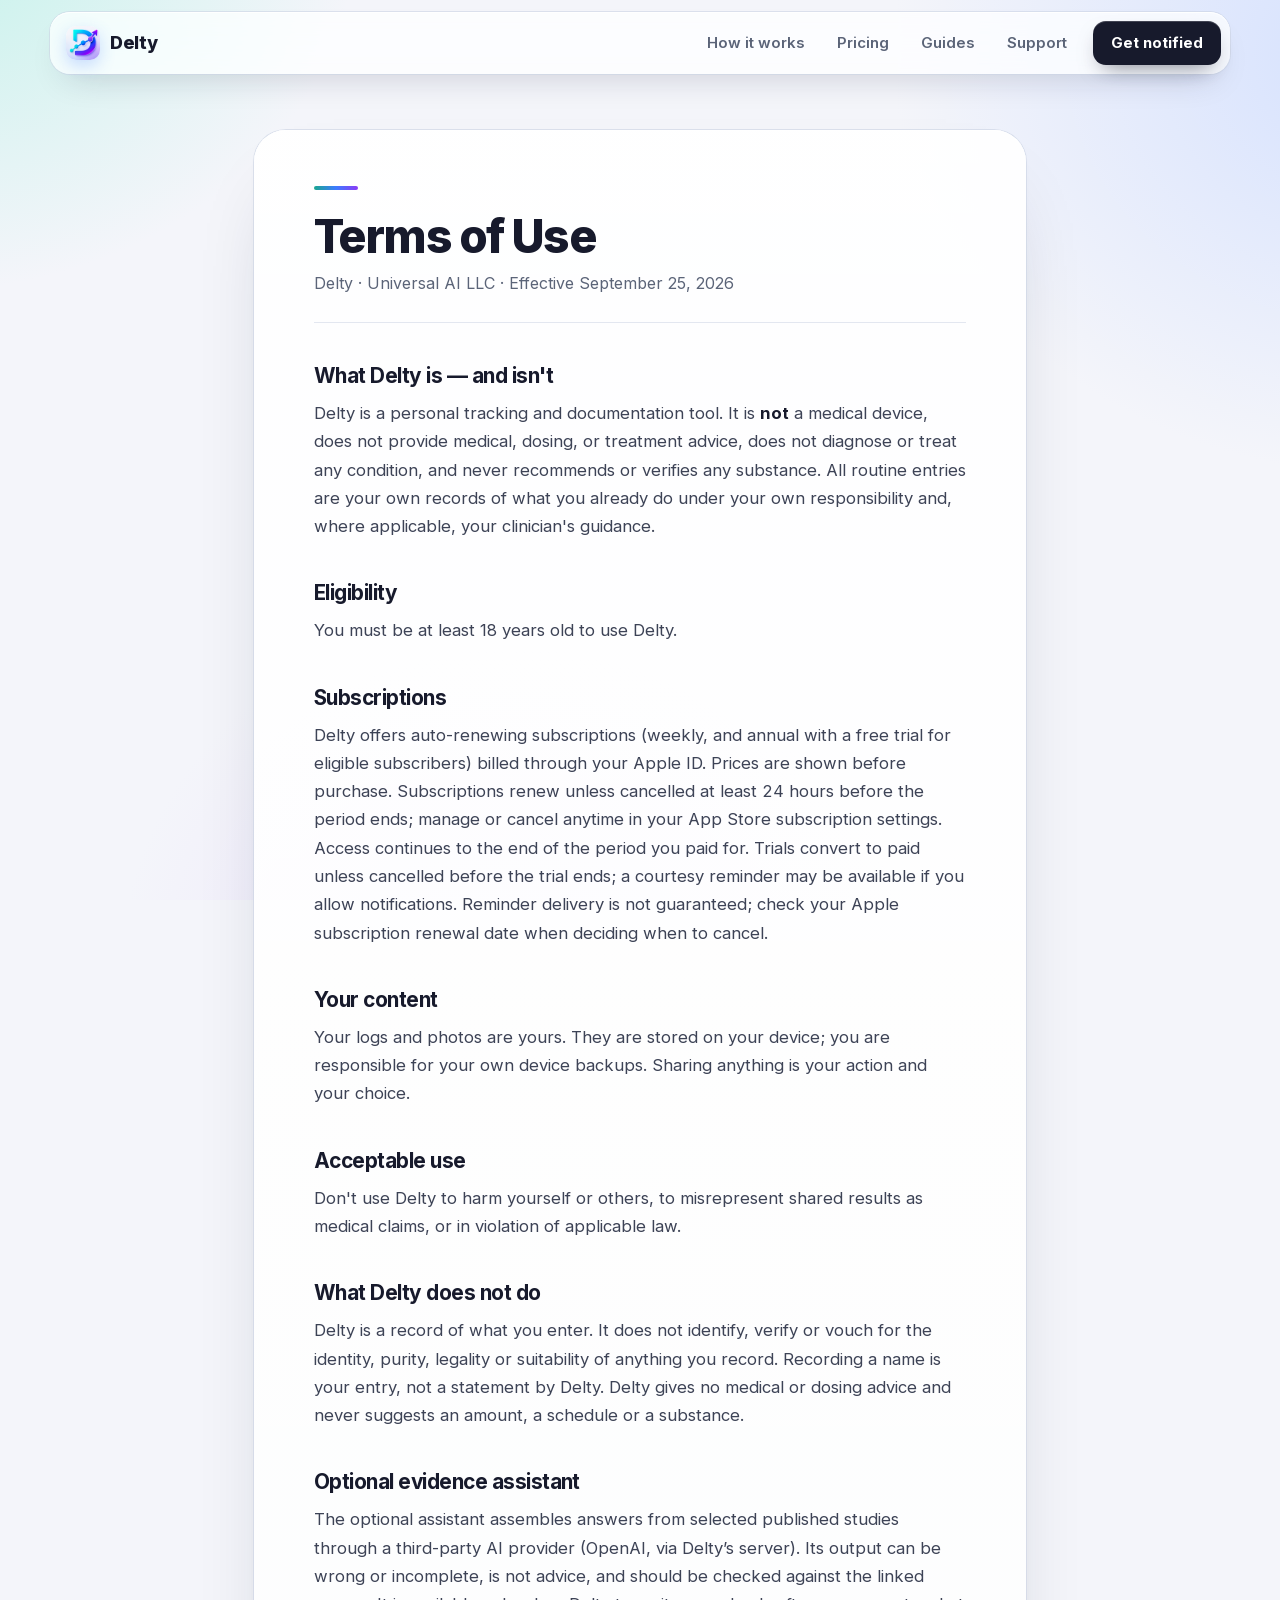
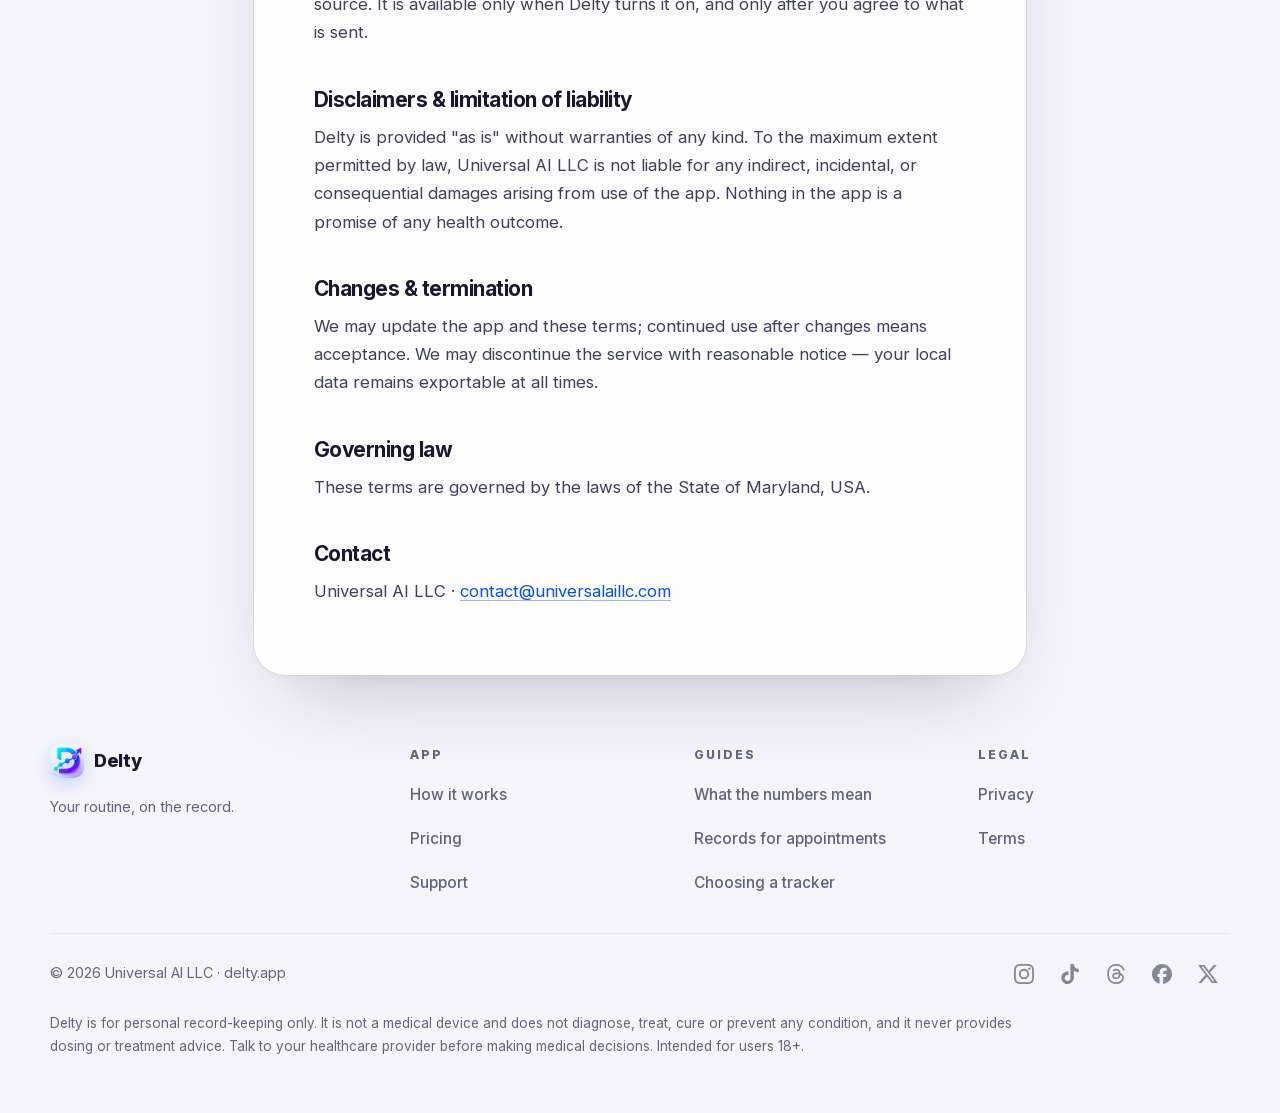
<file: terms.html>
<!doctype html><html lang="en"><head><meta charset="utf-8"><meta http-equiv="Content-Security-Policy" content="default-src 'self'; script-src 'none'; style-src 'self' 'unsafe-inline'; font-src 'self'; img-src 'self' data:; connect-src https://kuquefazcfrnjjbrpyws.supabase.co; object-src 'none'; base-uri 'self'; form-action 'self'; upgrade-insecure-requests"><meta name="referrer" content="strict-origin-when-cross-origin"><meta name="viewport" content="width=device-width, initial-scale=1"><title>Delty Terms of Use</title><link rel="canonical" href="https://delty.app/terms.html"><meta name="color-scheme" content="light only"><meta name="theme-color" content="#F4F5FA"><link rel="preload" as="font" type="font/woff2" crossorigin href="/assets/fonts/Inter-400-latin.woff2"><link rel="preload" as="font" type="font/woff2" crossorigin href="/assets/fonts/Inter-800-latin.woff2"><link rel="stylesheet" href="/assets/site.css"><link rel="icon" type="image/png" sizes="32x32" href="assets/favicon-32.png"><link rel="apple-touch-icon" href="assets/icon-180.png"></head><body>
<div class="top"><header><a class="logo" href="/"><img src="assets/icon-180.png" width="34" height="34" alt="">Delty</a><nav aria-label="Main"><a href="/#how">How it works</a><a href="/#pricing">Pricing</a><a href="/visit-summary.html">Guides</a><a href="/support.html">Support</a><a class="pill" href="/#join">Get notified</a></nav></header></div>
<div class="doc"><main>
<h1>Terms of Use</h1><div class="meta">Delty · Universal AI LLC · Effective September 25, 2026</div>
<h2>What Delty is — and isn't</h2>
<p>Delty is a personal tracking and documentation tool. It is <b>not</b> a medical device, does not provide medical, dosing, or treatment advice, does not diagnose or treat any condition, and never recommends or verifies any substance. All routine entries are your own records of what you already do under your own responsibility and, where applicable, your clinician's guidance.</p>
<h2>Eligibility</h2><p>You must be at least 18 years old to use Delty.</p>
<h2>Subscriptions</h2>
<p>Delty offers auto-renewing subscriptions (weekly, and annual with a free trial for eligible subscribers) billed through your Apple ID. Prices are shown before purchase. Subscriptions renew unless cancelled at least 24 hours before the period ends; manage or cancel anytime in your App Store subscription settings. Access continues to the end of the period you paid for. Trials convert to paid unless cancelled before the trial ends; a courtesy reminder may be available if you allow notifications. Reminder delivery is not guaranteed; check your Apple subscription renewal date when deciding when to cancel.</p>
<h2>Your content</h2>
<p>Your logs and photos are yours. They are stored on your device; you are responsible for your own device backups. Sharing anything is your action and your choice.</p>
<h2>Acceptable use</h2>
<p>Don't use Delty to harm yourself or others, to misrepresent shared results as medical claims, or in violation of applicable law.</p>
<h2>What Delty does not do</h2>
<p>Delty is a record of what you enter. It does not identify, verify or vouch for the identity, purity, legality or suitability of anything you record. Recording a name is your entry, not a statement by Delty. Delty gives no medical or dosing advice and never suggests an amount, a schedule or a substance.</p>
<h2>Optional evidence assistant</h2>
<p>The optional assistant assembles answers from selected published studies through a third-party AI provider (OpenAI, via Delty&rsquo;s server). Its output can be wrong or incomplete, is not advice, and should be checked against the linked source. It is available only when Delty turns it on, and only after you agree to what is sent.</p>

<h2>Disclaimers &amp; limitation of liability</h2>
<p>Delty is provided "as is" without warranties of any kind. To the maximum extent permitted by law, Universal AI LLC is not liable for any indirect, incidental, or consequential damages arising from use of the app. Nothing in the app is a promise of any health outcome.</p>
<h2>Changes &amp; termination</h2>
<p>We may update the app and these terms; continued use after changes means acceptance. We may discontinue the service with reasonable notice — your local data remains exportable at all times.</p>
<h2>Governing law</h2><p>These terms are governed by the laws of the State of Maryland, USA.</p>
<h2>Contact</h2><p>Universal AI LLC · <a href="mailto:contact@universalaillc.com">contact@universalaillc.com</a></p>
</main></div>
<footer>
<div class="cols">
<div class="brand"><a class="logo" href="/"><img src="assets/icon-180.png" width="34" height="34" alt="">Delty</a><p>Your routine, on the record.</p></div>
<div class="col"><h2>App</h2><a href="/#how">How it works</a><a href="/#pricing">Pricing</a><a href="/support.html">Support</a></div>
<div class="col"><h2>Guides</h2><a href="/reconstitution.html">What the numbers mean</a><a href="/visit-summary.html">Records for appointments</a><a href="/choose-a-tracker.html">Choosing a tracker</a></div>
<div class="col"><h2>Legal</h2><a href="/privacy.html">Privacy</a><a href="/terms.html">Terms</a></div>
</div>
<div class="base"><div>© 2026 Universal AI LLC · delty.app</div>
<nav class="socials" aria-label="Social media">
          <a href="https://www.instagram.com/delty.app/" target="_blank" rel="me noopener" aria-label="Instagram" title="Instagram"><svg viewBox="0 0 24 24" width="20" height="20" aria-hidden="true" focusable="false"><path fill="currentColor" d="M7.0301.084c-1.2768.0602-2.1487.264-2.911.5634-.7888.3075-1.4575.72-2.1228 1.3877-.6652.6677-1.075 1.3368-1.3802 2.127-.2954.7638-.4956 1.6365-.552 2.914-.0564 1.2775-.0689 1.6882-.0626 4.947.0062 3.2586.0206 3.6671.0825 4.9473.061 1.2765.264 2.1482.5635 2.9107.308.7889.72 1.4573 1.388 2.1228.6679.6655 1.3365 1.0743 2.1285 1.38.7632.295 1.6361.4961 2.9134.552 1.2773.056 1.6884.069 4.9462.0627 3.2578-.0062 3.668-.0207 4.9478-.0814 1.28-.0607 2.147-.2652 2.9098-.5633.7889-.3086 1.4578-.72 2.1228-1.3881.665-.6682 1.0745-1.3378 1.3795-2.1284.2957-.7632.4966-1.636.552-2.9124.056-1.2809.0692-1.6898.063-4.948-.0063-3.2583-.021-3.6668-.0817-4.9465-.0607-1.2797-.264-2.1487-.5633-2.9117-.3084-.7889-.72-1.4568-1.3876-2.1228C21.2982 1.33 20.628.9208 19.8378.6165 19.074.321 18.2017.1197 16.9244.0645 15.6471.0093 15.236-.005 11.977.0014 8.718.0076 8.31.0215 7.0301.0839m.1402 21.6932c-1.17-.0509-1.8053-.2453-2.2287-.408-.5606-.216-.96-.4771-1.3819-.895-.422-.4178-.6811-.8186-.9-1.378-.1644-.4234-.3624-1.058-.4171-2.228-.0595-1.2645-.072-1.6442-.079-4.848-.007-3.2037.0053-3.583.0607-4.848.05-1.169.2456-1.805.408-2.2282.216-.5613.4762-.96.895-1.3816.4188-.4217.8184-.6814 1.3783-.9003.423-.1651 1.0575-.3614 2.227-.4171 1.2655-.06 1.6447-.072 4.848-.079 3.2033-.007 3.5835.005 4.8495.0608 1.169.0508 1.8053.2445 2.228.408.5608.216.96.4754 1.3816.895.4217.4194.6816.8176.9005 1.3787.1653.4217.3617 1.056.4169 2.2263.0602 1.2655.0739 1.645.0796 4.848.0058 3.203-.0055 3.5834-.061 4.848-.051 1.17-.245 1.8055-.408 2.2294-.216.5604-.4763.96-.8954 1.3814-.419.4215-.8181.6811-1.3783.9-.4224.1649-1.0577.3617-2.2262.4174-1.2656.0595-1.6448.072-4.8493.079-3.2045.007-3.5825-.006-4.848-.0608M16.953 5.5864A1.44 1.44 0 1 0 18.39 4.144a1.44 1.44 0 0 0-1.437 1.4424M5.8385 12.012c.0067 3.4032 2.7706 6.1557 6.173 6.1493 3.4026-.0065 6.157-2.7701 6.1506-6.1733-.0065-3.4032-2.771-6.1565-6.174-6.1498-3.403.0067-6.156 2.771-6.1496 6.1738M8 12.0077a4 4 0 1 1 4.008 3.9921A3.9996 3.9996 0 0 1 8 12.0077"/></svg></a>
          <a href="https://www.tiktok.com/@delty.app" target="_blank" rel="me noopener" aria-label="TikTok" title="TikTok"><svg viewBox="0 0 24 24" width="20" height="20" aria-hidden="true" focusable="false"><path fill="currentColor" d="M12.525.02c1.31-.02 2.61-.01 3.91-.02.08 1.53.63 3.09 1.75 4.17 1.12 1.11 2.7 1.62 4.24 1.79v4.03c-1.44-.05-2.89-.35-4.2-.97-.57-.26-1.1-.59-1.62-.93-.01 2.92.01 5.84-.02 8.75-.08 1.4-.54 2.79-1.35 3.94-1.31 1.92-3.58 3.17-5.91 3.21-1.43.08-2.86-.31-4.08-1.03-2.02-1.19-3.44-3.37-3.65-5.71-.02-.5-.03-1-.01-1.49.18-1.9 1.12-3.72 2.58-4.96 1.66-1.44 3.98-2.13 6.15-1.72.02 1.48-.04 2.96-.04 4.44-.99-.32-2.15-.23-3.02.37-.63.41-1.11 1.04-1.36 1.75-.21.51-.15 1.07-.14 1.61.24 1.64 1.82 3.02 3.5 2.87 1.12-.01 2.19-.66 2.77-1.61.19-.33.4-.67.41-1.06.1-1.79.06-3.57.07-5.36.01-4.03-.01-8.05.02-12.07z"/></svg></a>
          <a href="https://www.threads.com/@delty.app" target="_blank" rel="me noopener" aria-label="Threads" title="Threads"><svg viewBox="0 0 24 24" width="20" height="20" aria-hidden="true" focusable="false"><path fill="currentColor" d="M12.186 24h-.007c-3.581-.024-6.334-1.205-8.184-3.509C2.35 18.44 1.5 15.586 1.472 12.01v-.017c.03-3.579.879-6.43 2.525-8.482C5.845 1.205 8.6.024 12.18 0h.014c2.746.02 5.043.725 6.826 2.098 1.677 1.29 2.858 3.13 3.509 5.467l-2.04.569c-1.104-3.96-3.898-5.984-8.304-6.015-2.91.022-5.11.936-6.54 2.717C4.307 6.504 3.616 8.914 3.589 12c.027 3.086.718 5.496 2.057 7.164 1.43 1.783 3.631 2.698 6.54 2.717 2.623-.02 4.358-.631 5.8-2.045 1.647-1.613 1.618-3.593 1.09-4.798-.31-.71-.873-1.3-1.634-1.75-.192 1.352-.622 2.446-1.284 3.272-.886 1.102-2.14 1.704-3.73 1.79-1.202.065-2.361-.218-3.259-.801-1.063-.689-1.685-1.74-1.752-2.964-.065-1.19.408-2.285 1.33-3.082.88-.76 2.119-1.207 3.583-1.291a13.853 13.853 0 0 1 3.02.142c-.126-.742-.375-1.332-.75-1.757-.513-.586-1.308-.883-2.359-.89h-.029c-.844 0-1.992.232-2.721 1.32L7.734 7.847c.98-1.454 2.568-2.256 4.478-2.256h.044c3.194.02 5.097 1.975 5.287 5.388.108.046.216.094.321.142 1.49.7 2.58 1.761 3.154 3.07.797 1.82.871 4.79-1.548 7.158-1.85 1.81-4.094 2.628-7.277 2.65Zm1.003-11.69c-.242 0-.487.007-.739.021-1.836.103-2.98.946-2.916 2.143.067 1.256 1.452 1.839 2.784 1.767 1.224-.065 2.818-.543 3.086-3.71a10.5 10.5 0 0 0-2.215-.221z"/></svg></a>
          <a href="https://www.facebook.com/deltyapp" target="_blank" rel="me noopener" aria-label="Facebook" title="Facebook"><svg viewBox="0 0 24 24" width="20" height="20" aria-hidden="true" focusable="false"><path fill="currentColor" d="M9.101 23.691v-7.98H6.627v-3.667h2.474v-1.58c0-4.085 1.848-5.978 5.858-5.978.401 0 .955.042 1.468.103a8.68 8.68 0 0 1 1.141.195v3.325a8.623 8.623 0 0 0-.653-.036 26.805 26.805 0 0 0-.733-.009c-.707 0-1.259.096-1.675.309a1.686 1.686 0 0 0-.679.622c-.258.42-.374.995-.374 1.752v1.297h3.919l-.386 2.103-.287 1.564h-3.246v8.245C19.396 23.238 24 18.179 24 12.044c0-6.627-5.373-12-12-12s-12 5.373-12 12c0 5.628 3.874 10.35 9.101 11.647Z"/></svg></a>
          <a href="https://x.com/deltyapp" target="_blank" rel="me noopener" aria-label="X" title="X"><svg viewBox="0 0 24 24" width="20" height="20" aria-hidden="true" focusable="false"><path fill="currentColor" d="M18.901 1.153h3.68l-8.04 9.19L24 22.846h-7.406l-5.8-7.584-6.638 7.584H.474l8.6-9.83L0 1.154h7.594l5.243 6.932ZM17.61 20.644h2.039L6.486 3.24H4.298Z"/></svg></a>
        </nav>
</div>
<p class="legal">Delty is for personal record-keeping only. It is not a medical device and does not diagnose, treat, cure or prevent any condition, and it never provides dosing or treatment advice. Talk to your healthcare provider before making medical decisions. Intended for users 18+.</p>
</footer>
</body></html>
</file>
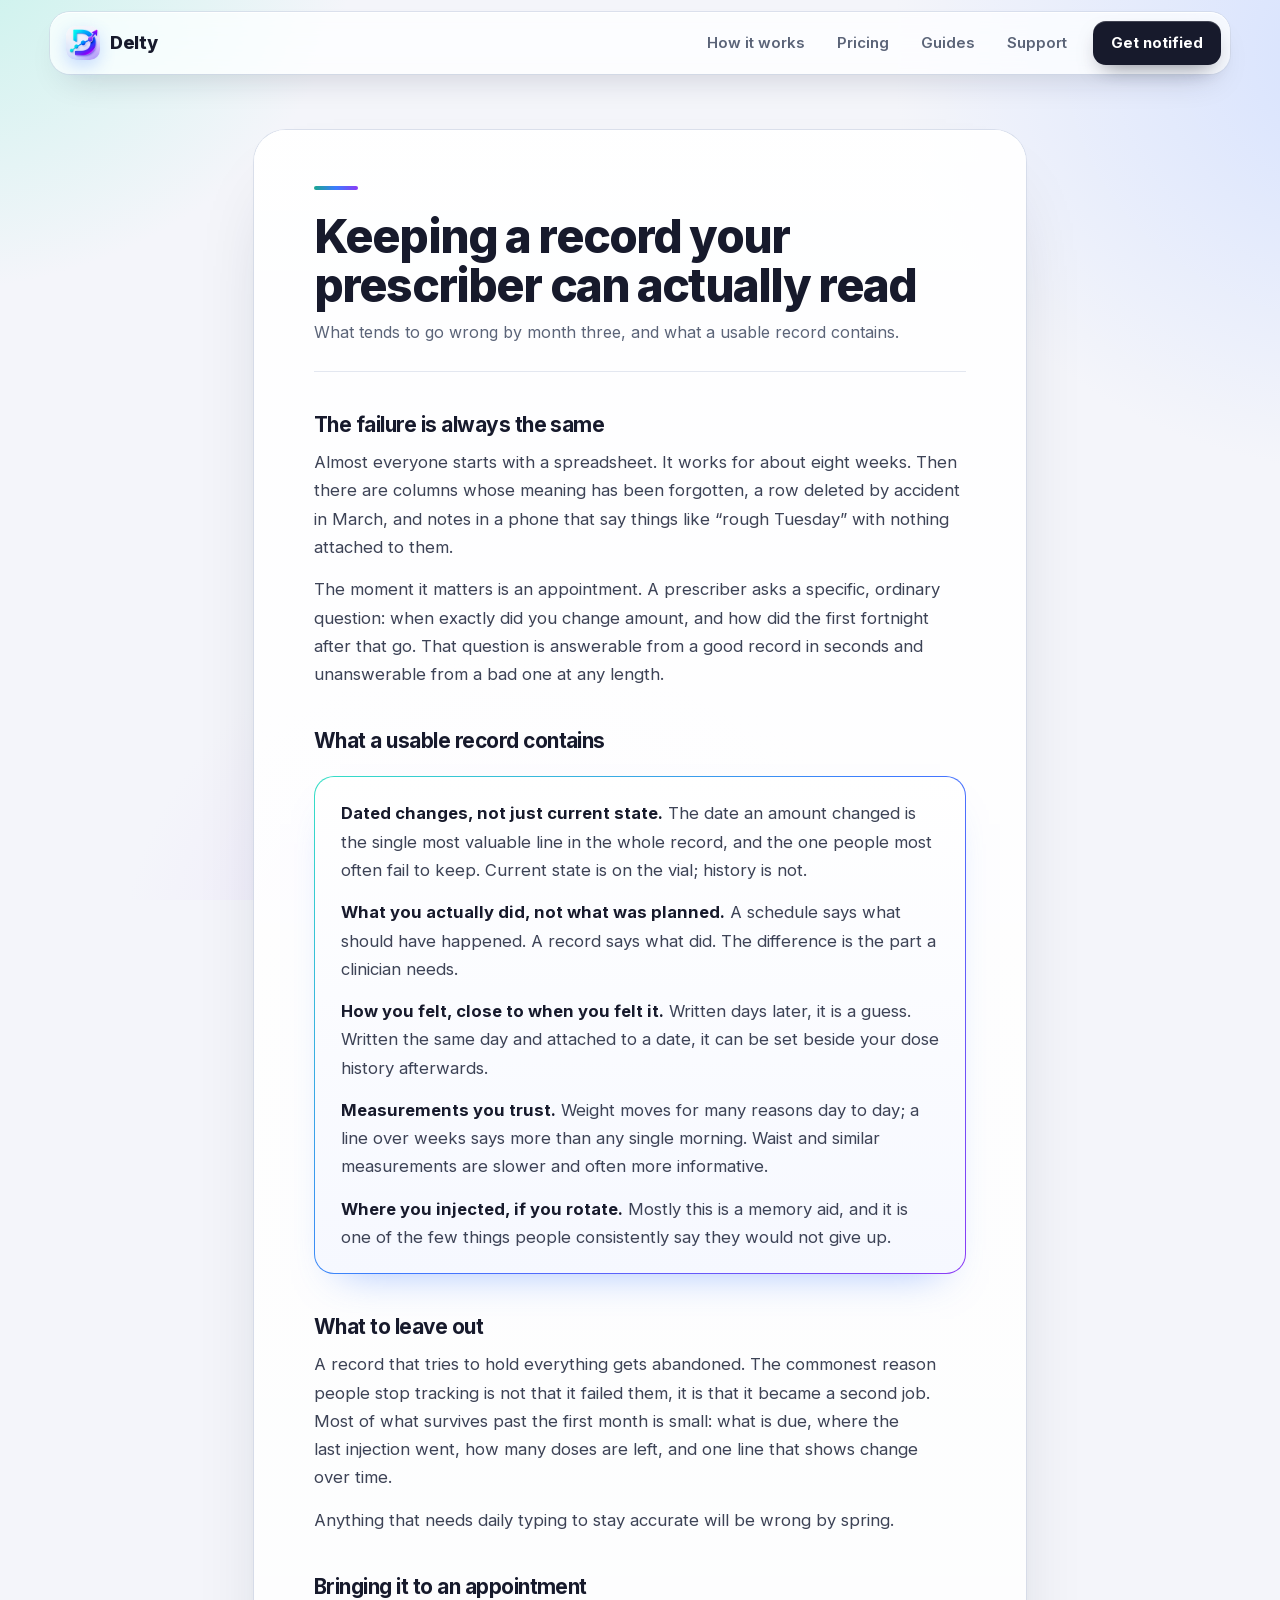
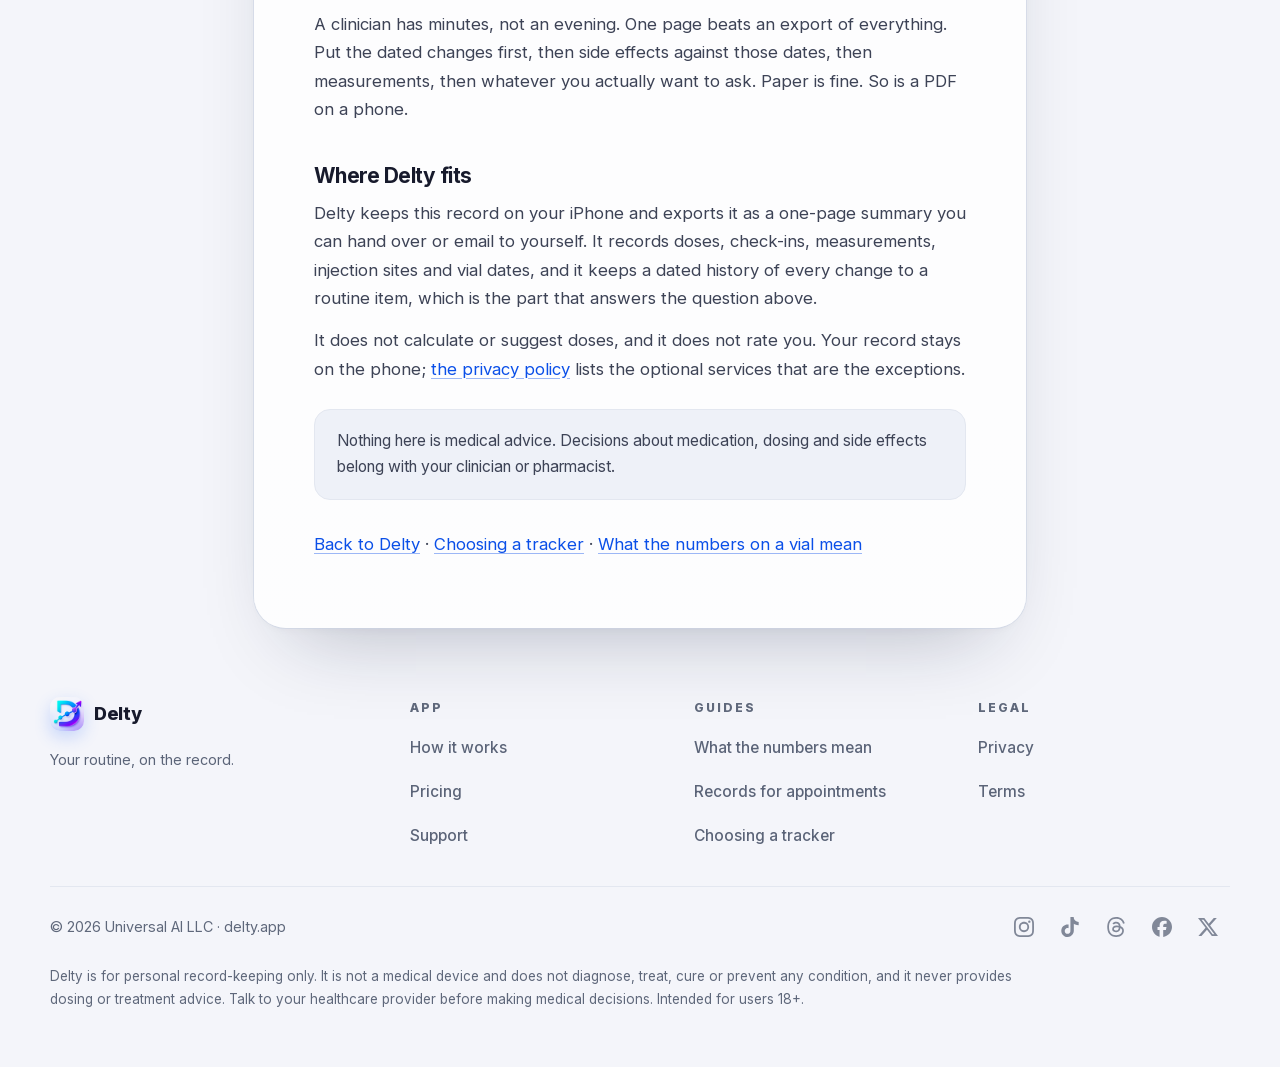
<file: visit-summary.html>
<!doctype html><html lang="en"><head><meta charset="utf-8"><meta http-equiv="Content-Security-Policy" content="default-src 'self'; script-src 'none'; style-src 'self' 'unsafe-inline'; font-src 'self'; img-src 'self' data:; connect-src https://kuquefazcfrnjjbrpyws.supabase.co; object-src 'none'; base-uri 'self'; form-action 'self'; upgrade-insecure-requests"><meta name="referrer" content="strict-origin-when-cross-origin"><meta name="viewport" content="width=device-width, initial-scale=1"><title>Keeping a peptide or GLP-1 record your prescriber can actually read — Delty</title>
<meta name="description" content="Most tracking falls apart by month three: columns nobody remembers, notes with no context, and no answer when a prescriber asks when your dose changed. What a usable record contains, and how to bring it to an appointment.">
<meta property="og:title" content="Keeping a record your prescriber can actually read">
<meta property="og:description" content="What a usable peptide or GLP-1 record contains, and how to bring it to an appointment.">
<meta property="og:type" content="article"><meta property="og:url" content="https://delty.app/visit-summary.html">
<link rel="canonical" href="https://delty.app/visit-summary.html"><meta name="color-scheme" content="light only"><meta name="theme-color" content="#F4F5FA"><link rel="preload" as="font" type="font/woff2" crossorigin href="/assets/fonts/Inter-400-latin.woff2"><link rel="preload" as="font" type="font/woff2" crossorigin href="/assets/fonts/Inter-800-latin.woff2"><link rel="stylesheet" href="/assets/site.css">
<link rel="icon" type="image/png" sizes="32x32" href="assets/favicon-32.png"><link rel="apple-touch-icon" href="assets/icon-180.png"></head><body>
<div class="top"><header><a class="logo" href="/"><img src="assets/icon-180.png" width="34" height="34" alt="">Delty</a><nav aria-label="Main"><a href="/#how">How it works</a><a href="/#pricing">Pricing</a><a href="/visit-summary.html">Guides</a><a href="/support.html">Support</a><a class="pill" href="/#join">Get notified</a></nav></header></div>
<div class="doc"><main>

<h1>Keeping a record your prescriber can actually read</h1>
<div class="meta">What tends to go wrong by month three, and what a usable record contains.</div>

<h2>The failure is always the same</h2>
<p>Almost everyone starts with a spreadsheet. It works for about eight weeks. Then there are columns whose meaning has been forgotten, a row deleted by accident in March, and notes in a phone that say things like &ldquo;rough Tuesday&rdquo; with nothing attached to them.</p>
<p>The moment it matters is an appointment. A prescriber asks a specific, ordinary question: when exactly did you change amount, and how did the first fortnight after that go. That question is answerable from a good record in seconds and unanswerable from a bad one at any length.</p>

<h2>What a usable record contains</h2>
<div class="card">
<p><strong>Dated changes, not just current state.</strong> The date an amount changed is the single most valuable line in the whole record, and the one people most often fail to keep. Current state is on the vial; history is not.</p>
<p><strong>What you actually did, not what was planned.</strong> A schedule says what should have happened. A record says what did. The difference is the part a clinician needs.</p>
<p><strong>How you felt, close to when you felt it.</strong> Written days later, it is a guess. Written the same day and attached to a date, it can be set beside your dose history afterwards.</p>
<p><strong>Measurements you trust.</strong> Weight moves for many reasons day to day; a line over weeks says more than any single morning. Waist and similar measurements are slower and often more informative.</p>
<p><strong>Where you injected, if you rotate.</strong> Mostly this is a memory aid, and it is one of the few things people consistently say they would not give up.</p>
</div>

<h2>What to leave out</h2>
<p>A record that tries to hold everything gets abandoned. The commonest reason people stop tracking is not that it failed them, it is that it became a second job. Most of what survives past the first month is small: what is due, where the last injection went, how many doses are left, and one line that shows change over time.</p>
<p>Anything that needs daily typing to stay accurate will be wrong by spring.</p>

<h2>Bringing it to an appointment</h2>
<p>A clinician has minutes, not an evening. One page beats an export of everything. Put the dated changes first, then side effects against those dates, then measurements, then whatever you actually want to ask. Paper is fine. So is a PDF on a phone.</p>

<h2>Where Delty fits</h2>
<p>Delty keeps this record on your iPhone and exports it as a one-page summary you can hand over or email to yourself. It records doses, check-ins, measurements, injection sites and vial dates, and it keeps a dated history of every change to a routine item, which is the part that answers the question above.</p>
<p>It does not calculate or suggest doses, and it does not rate you. Your record stays on the phone; <a href="/privacy.html">the privacy policy</a> lists the optional services that are the exceptions.</p>

<div class="note">Nothing here is medical advice. Decisions about medication, dosing and side effects belong with your clinician or pharmacist.</div>

<p style="margin-top:30px"><a href="/">Back to Delty</a> · <a href="/choose-a-tracker.html">Choosing a tracker</a> · <a href="/reconstitution.html">What the numbers on a vial mean</a></p>
</main></div>
<footer>
<div class="cols">
<div class="brand"><a class="logo" href="/"><img src="assets/icon-180.png" width="34" height="34" alt="">Delty</a><p>Your routine, on the record.</p></div>
<div class="col"><h2>App</h2><a href="/#how">How it works</a><a href="/#pricing">Pricing</a><a href="/support.html">Support</a></div>
<div class="col"><h2>Guides</h2><a href="/reconstitution.html">What the numbers mean</a><a href="/visit-summary.html">Records for appointments</a><a href="/choose-a-tracker.html">Choosing a tracker</a></div>
<div class="col"><h2>Legal</h2><a href="/privacy.html">Privacy</a><a href="/terms.html">Terms</a></div>
</div>
<div class="base"><div>© 2026 Universal AI LLC · delty.app</div>
<nav class="socials" aria-label="Social media">
          <a href="https://www.instagram.com/delty.app/" target="_blank" rel="me noopener" aria-label="Instagram" title="Instagram"><svg viewBox="0 0 24 24" width="20" height="20" aria-hidden="true" focusable="false"><path fill="currentColor" d="M7.0301.084c-1.2768.0602-2.1487.264-2.911.5634-.7888.3075-1.4575.72-2.1228 1.3877-.6652.6677-1.075 1.3368-1.3802 2.127-.2954.7638-.4956 1.6365-.552 2.914-.0564 1.2775-.0689 1.6882-.0626 4.947.0062 3.2586.0206 3.6671.0825 4.9473.061 1.2765.264 2.1482.5635 2.9107.308.7889.72 1.4573 1.388 2.1228.6679.6655 1.3365 1.0743 2.1285 1.38.7632.295 1.6361.4961 2.9134.552 1.2773.056 1.6884.069 4.9462.0627 3.2578-.0062 3.668-.0207 4.9478-.0814 1.28-.0607 2.147-.2652 2.9098-.5633.7889-.3086 1.4578-.72 2.1228-1.3881.665-.6682 1.0745-1.3378 1.3795-2.1284.2957-.7632.4966-1.636.552-2.9124.056-1.2809.0692-1.6898.063-4.948-.0063-3.2583-.021-3.6668-.0817-4.9465-.0607-1.2797-.264-2.1487-.5633-2.9117-.3084-.7889-.72-1.4568-1.3876-2.1228C21.2982 1.33 20.628.9208 19.8378.6165 19.074.321 18.2017.1197 16.9244.0645 15.6471.0093 15.236-.005 11.977.0014 8.718.0076 8.31.0215 7.0301.0839m.1402 21.6932c-1.17-.0509-1.8053-.2453-2.2287-.408-.5606-.216-.96-.4771-1.3819-.895-.422-.4178-.6811-.8186-.9-1.378-.1644-.4234-.3624-1.058-.4171-2.228-.0595-1.2645-.072-1.6442-.079-4.848-.007-3.2037.0053-3.583.0607-4.848.05-1.169.2456-1.805.408-2.2282.216-.5613.4762-.96.895-1.3816.4188-.4217.8184-.6814 1.3783-.9003.423-.1651 1.0575-.3614 2.227-.4171 1.2655-.06 1.6447-.072 4.848-.079 3.2033-.007 3.5835.005 4.8495.0608 1.169.0508 1.8053.2445 2.228.408.5608.216.96.4754 1.3816.895.4217.4194.6816.8176.9005 1.3787.1653.4217.3617 1.056.4169 2.2263.0602 1.2655.0739 1.645.0796 4.848.0058 3.203-.0055 3.5834-.061 4.848-.051 1.17-.245 1.8055-.408 2.2294-.216.5604-.4763.96-.8954 1.3814-.419.4215-.8181.6811-1.3783.9-.4224.1649-1.0577.3617-2.2262.4174-1.2656.0595-1.6448.072-4.8493.079-3.2045.007-3.5825-.006-4.848-.0608M16.953 5.5864A1.44 1.44 0 1 0 18.39 4.144a1.44 1.44 0 0 0-1.437 1.4424M5.8385 12.012c.0067 3.4032 2.7706 6.1557 6.173 6.1493 3.4026-.0065 6.157-2.7701 6.1506-6.1733-.0065-3.4032-2.771-6.1565-6.174-6.1498-3.403.0067-6.156 2.771-6.1496 6.1738M8 12.0077a4 4 0 1 1 4.008 3.9921A3.9996 3.9996 0 0 1 8 12.0077"/></svg></a>
          <a href="https://www.tiktok.com/@delty.app" target="_blank" rel="me noopener" aria-label="TikTok" title="TikTok"><svg viewBox="0 0 24 24" width="20" height="20" aria-hidden="true" focusable="false"><path fill="currentColor" d="M12.525.02c1.31-.02 2.61-.01 3.91-.02.08 1.53.63 3.09 1.75 4.17 1.12 1.11 2.7 1.62 4.24 1.79v4.03c-1.44-.05-2.89-.35-4.2-.97-.57-.26-1.1-.59-1.62-.93-.01 2.92.01 5.84-.02 8.75-.08 1.4-.54 2.79-1.35 3.94-1.31 1.92-3.58 3.17-5.91 3.21-1.43.08-2.86-.31-4.08-1.03-2.02-1.19-3.44-3.37-3.65-5.71-.02-.5-.03-1-.01-1.49.18-1.9 1.12-3.72 2.58-4.96 1.66-1.44 3.98-2.13 6.15-1.72.02 1.48-.04 2.96-.04 4.44-.99-.32-2.15-.23-3.02.37-.63.41-1.11 1.04-1.36 1.75-.21.51-.15 1.07-.14 1.61.24 1.64 1.82 3.02 3.5 2.87 1.12-.01 2.19-.66 2.77-1.61.19-.33.4-.67.41-1.06.1-1.79.06-3.57.07-5.36.01-4.03-.01-8.05.02-12.07z"/></svg></a>
          <a href="https://www.threads.com/@delty.app" target="_blank" rel="me noopener" aria-label="Threads" title="Threads"><svg viewBox="0 0 24 24" width="20" height="20" aria-hidden="true" focusable="false"><path fill="currentColor" d="M12.186 24h-.007c-3.581-.024-6.334-1.205-8.184-3.509C2.35 18.44 1.5 15.586 1.472 12.01v-.017c.03-3.579.879-6.43 2.525-8.482C5.845 1.205 8.6.024 12.18 0h.014c2.746.02 5.043.725 6.826 2.098 1.677 1.29 2.858 3.13 3.509 5.467l-2.04.569c-1.104-3.96-3.898-5.984-8.304-6.015-2.91.022-5.11.936-6.54 2.717C4.307 6.504 3.616 8.914 3.589 12c.027 3.086.718 5.496 2.057 7.164 1.43 1.783 3.631 2.698 6.54 2.717 2.623-.02 4.358-.631 5.8-2.045 1.647-1.613 1.618-3.593 1.09-4.798-.31-.71-.873-1.3-1.634-1.75-.192 1.352-.622 2.446-1.284 3.272-.886 1.102-2.14 1.704-3.73 1.79-1.202.065-2.361-.218-3.259-.801-1.063-.689-1.685-1.74-1.752-2.964-.065-1.19.408-2.285 1.33-3.082.88-.76 2.119-1.207 3.583-1.291a13.853 13.853 0 0 1 3.02.142c-.126-.742-.375-1.332-.75-1.757-.513-.586-1.308-.883-2.359-.89h-.029c-.844 0-1.992.232-2.721 1.32L7.734 7.847c.98-1.454 2.568-2.256 4.478-2.256h.044c3.194.02 5.097 1.975 5.287 5.388.108.046.216.094.321.142 1.49.7 2.58 1.761 3.154 3.07.797 1.82.871 4.79-1.548 7.158-1.85 1.81-4.094 2.628-7.277 2.65Zm1.003-11.69c-.242 0-.487.007-.739.021-1.836.103-2.98.946-2.916 2.143.067 1.256 1.452 1.839 2.784 1.767 1.224-.065 2.818-.543 3.086-3.71a10.5 10.5 0 0 0-2.215-.221z"/></svg></a>
          <a href="https://www.facebook.com/deltyapp" target="_blank" rel="me noopener" aria-label="Facebook" title="Facebook"><svg viewBox="0 0 24 24" width="20" height="20" aria-hidden="true" focusable="false"><path fill="currentColor" d="M9.101 23.691v-7.98H6.627v-3.667h2.474v-1.58c0-4.085 1.848-5.978 5.858-5.978.401 0 .955.042 1.468.103a8.68 8.68 0 0 1 1.141.195v3.325a8.623 8.623 0 0 0-.653-.036 26.805 26.805 0 0 0-.733-.009c-.707 0-1.259.096-1.675.309a1.686 1.686 0 0 0-.679.622c-.258.42-.374.995-.374 1.752v1.297h3.919l-.386 2.103-.287 1.564h-3.246v8.245C19.396 23.238 24 18.179 24 12.044c0-6.627-5.373-12-12-12s-12 5.373-12 12c0 5.628 3.874 10.35 9.101 11.647Z"/></svg></a>
          <a href="https://x.com/deltyapp" target="_blank" rel="me noopener" aria-label="X" title="X"><svg viewBox="0 0 24 24" width="20" height="20" aria-hidden="true" focusable="false"><path fill="currentColor" d="M18.901 1.153h3.68l-8.04 9.19L24 22.846h-7.406l-5.8-7.584-6.638 7.584H.474l8.6-9.83L0 1.154h7.594l5.243 6.932ZM17.61 20.644h2.039L6.486 3.24H4.298Z"/></svg></a>
        </nav>
</div>
<p class="legal">Delty is for personal record-keeping only. It is not a medical device and does not diagnose, treat, cure or prevent any condition, and it never provides dosing or treatment advice. Talk to your healthcare provider before making medical decisions. Intended for users 18+.</p>
</footer>
</body></html>
</file>
<file: assets/site.css>
/* Delty: shared skin for the support, legal and guide pages. Light only, like the app. Fonts are self-hosted. */
@font-face{font-family:'Inter';font-style:normal;font-weight:400;font-display:swap;src:url(/assets/fonts/Inter-400-latin-ext.woff2) format('woff2');unicode-range:U+0100-02BA, U+02BD-02C5, U+02C7-02CC, U+02CE-02D7, U+02DD-02FF, U+0304, U+0308, U+0329, U+1D00-1DBF, U+1E00-1E9F, U+1EF2-1EFF, U+2020, U+20A0-20AB, U+20AD-20C4, U+2113, U+2C60-2C7F, U+A720-A7FF;}
@font-face{font-family:'Inter';font-style:normal;font-weight:400;font-display:swap;src:url(/assets/fonts/Inter-400-latin.woff2) format('woff2');unicode-range:U+0000-00FF, U+0131, U+0152-0153, U+02BB-02BC, U+02C6, U+02DA, U+02DC, U+0304, U+0308, U+0329, U+2000-206F, U+20AC, U+2122, U+2191, U+2193, U+2212, U+2215, U+FEFF, U+FFFD;}
@font-face{font-family:'Inter';font-style:normal;font-weight:500;font-display:swap;src:url(/assets/fonts/Inter-500-latin-ext.woff2) format('woff2');unicode-range:U+0100-02BA, U+02BD-02C5, U+02C7-02CC, U+02CE-02D7, U+02DD-02FF, U+0304, U+0308, U+0329, U+1D00-1DBF, U+1E00-1E9F, U+1EF2-1EFF, U+2020, U+20A0-20AB, U+20AD-20C4, U+2113, U+2C60-2C7F, U+A720-A7FF;}
@font-face{font-family:'Inter';font-style:normal;font-weight:500;font-display:swap;src:url(/assets/fonts/Inter-500-latin.woff2) format('woff2');unicode-range:U+0000-00FF, U+0131, U+0152-0153, U+02BB-02BC, U+02C6, U+02DA, U+02DC, U+0304, U+0308, U+0329, U+2000-206F, U+20AC, U+2122, U+2191, U+2193, U+2212, U+2215, U+FEFF, U+FFFD;}
@font-face{font-family:'Inter';font-style:normal;font-weight:600;font-display:swap;src:url(/assets/fonts/Inter-600-latin-ext.woff2) format('woff2');unicode-range:U+0100-02BA, U+02BD-02C5, U+02C7-02CC, U+02CE-02D7, U+02DD-02FF, U+0304, U+0308, U+0329, U+1D00-1DBF, U+1E00-1E9F, U+1EF2-1EFF, U+2020, U+20A0-20AB, U+20AD-20C4, U+2113, U+2C60-2C7F, U+A720-A7FF;}
@font-face{font-family:'Inter';font-style:normal;font-weight:600;font-display:swap;src:url(/assets/fonts/Inter-600-latin.woff2) format('woff2');unicode-range:U+0000-00FF, U+0131, U+0152-0153, U+02BB-02BC, U+02C6, U+02DA, U+02DC, U+0304, U+0308, U+0329, U+2000-206F, U+20AC, U+2122, U+2191, U+2193, U+2212, U+2215, U+FEFF, U+FFFD;}
@font-face{font-family:'Inter';font-style:normal;font-weight:700;font-display:swap;src:url(/assets/fonts/Inter-700-latin-ext.woff2) format('woff2');unicode-range:U+0100-02BA, U+02BD-02C5, U+02C7-02CC, U+02CE-02D7, U+02DD-02FF, U+0304, U+0308, U+0329, U+1D00-1DBF, U+1E00-1E9F, U+1EF2-1EFF, U+2020, U+20A0-20AB, U+20AD-20C4, U+2113, U+2C60-2C7F, U+A720-A7FF;}
@font-face{font-family:'Inter';font-style:normal;font-weight:700;font-display:swap;src:url(/assets/fonts/Inter-700-latin.woff2) format('woff2');unicode-range:U+0000-00FF, U+0131, U+0152-0153, U+02BB-02BC, U+02C6, U+02DA, U+02DC, U+0304, U+0308, U+0329, U+2000-206F, U+20AC, U+2122, U+2191, U+2193, U+2212, U+2215, U+FEFF, U+FFFD;}
@font-face{font-family:'Inter';font-style:normal;font-weight:800;font-display:swap;src:url(/assets/fonts/Inter-800-latin-ext.woff2) format('woff2');unicode-range:U+0100-02BA, U+02BD-02C5, U+02C7-02CC, U+02CE-02D7, U+02DD-02FF, U+0304, U+0308, U+0329, U+1D00-1DBF, U+1E00-1E9F, U+1EF2-1EFF, U+2020, U+20A0-20AB, U+20AD-20C4, U+2113, U+2C60-2C7F, U+A720-A7FF;}
@font-face{font-family:'Inter';font-style:normal;font-weight:800;font-display:swap;src:url(/assets/fonts/Inter-800-latin.woff2) format('woff2');unicode-range:U+0000-00FF, U+0131, U+0152-0153, U+02BB-02BC, U+02C6, U+02DA, U+02DC, U+0304, U+0308, U+0329, U+2000-206F, U+20AC, U+2122, U+2191, U+2193, U+2212, U+2215, U+FEFF, U+FFFD;}
:root{
  color-scheme:light only;
  --bg:#F4F5FA; --panel:#FFFFFF; --panel2:#EEF1F8;
  --ink:#171A2C; --ink2:#2A2F45; --body:#3D4356; --dim:#5B6478; --faint:#5F687B;
  --teal-deep:#1AA690; --teal-text:#0F7A6A; --blue:#3D7BFF; --blue-text:#0A4FE8; --violet:#8B3BF5;
  --line:#E3E7F0;
  --grad:linear-gradient(90deg,var(--teal-deep),var(--blue),var(--violet));
  --grad-soft:linear-gradient(135deg,#35E0C5,#3D7BFF,#8B3BF5);
  --glass:linear-gradient(180deg,rgba(255,255,255,.96),rgba(255,255,255,.8));
  --edge:0 0 0 1px rgba(203,211,228,.62);
  --ease:cubic-bezier(.2,.7,.2,1);
}
*{box-sizing:border-box}
html{scroll-behavior:smooth;-webkit-text-size-adjust:100%}
body{margin:0;color:var(--ink);font-family:Inter,-apple-system,BlinkMacSystemFont,"SF Pro Text","Segoe UI",sans-serif;line-height:1.7;-webkit-font-smoothing:antialiased;
  background:
    radial-gradient(620px 520px at -6% -8%,rgba(180,241,229,.75),transparent 70%),
    radial-gradient(700px 600px at 108% 6%,rgba(207,221,255,.85),transparent 70%),
    radial-gradient(560px 520px at 40% 108%,rgba(228,212,255,.55),transparent 70%),
    var(--bg);
  background-attachment:fixed}
a{color:var(--blue-text)}
img{max-width:100%}
::selection{background:rgba(61,123,255,.2)}
:focus-visible{outline:3px solid rgba(61,123,255,.55);outline-offset:3px;border-radius:8px}
:target{scroll-margin-top:104px}

.top{position:sticky;top:0;z-index:50;padding:12px 24px 0;max-width:1228px;margin:0 auto}
header{display:flex;align-items:center;justify-content:space-between;gap:12px;padding:9px 9px 9px 16px;border-radius:20px;
  background:rgba(255,255,255,.74);-webkit-backdrop-filter:saturate(170%) blur(18px);backdrop-filter:saturate(170%) blur(18px);
  box-shadow:0 1px 0 rgba(255,255,255,.9) inset,var(--edge),0 16px 36px -18px rgba(16,26,56,.24)}
.logo{display:flex;align-items:center;gap:10px;font-weight:800;font-size:1.12rem;letter-spacing:-.02em;color:var(--ink);text-decoration:none;min-height:44px}
.logo img{width:34px;height:34px;border-radius:10px;box-shadow:0 6px 16px rgba(61,123,255,.24)}
header nav{display:flex;align-items:center;gap:4px}
header nav a{font-size:.94rem;font-weight:600;color:var(--dim);text-decoration:none}
header nav a:not(.pill){display:inline-flex;align-items:center;min-height:44px;padding:0 14px;border-radius:12px;transition:color .2s,background .2s}
header nav a:not(.pill):hover{color:var(--ink);background:rgba(23,26,44,.05)}
header nav .pill{display:inline-flex;align-items:center;min-height:44px;margin-left:8px;padding:0 18px;border-radius:13px;background:var(--ink);color:#fff;font-weight:700;
  box-shadow:0 1px 0 rgba(255,255,255,.18) inset,0 10px 22px -10px rgba(23,26,44,.6);transition:transform .2s var(--ease)}
header nav .pill:hover{transform:translateY(-1px)}

.doc{max-width:820px;margin:0 auto;padding:56px 24px 24px}
.doc main{display:block;background:var(--glass);border-radius:32px;padding:56px 60px;
  box-shadow:0 1px 0 rgba(255,255,255,.95) inset,var(--edge),0 40px 80px -40px rgba(16,26,56,.3),0 4px 10px -4px rgba(16,26,56,.05)}
.doc h1{margin:0 0 10px;font-size:clamp(2rem,4.6vw,2.9rem);line-height:1.06;letter-spacing:-.04em;font-weight:800;text-wrap:balance}
.doc h1::before{content:"";display:block;width:44px;height:4px;border-radius:4px;background:var(--grad);margin-bottom:22px}
.doc h2{margin:40px 0 10px;font-size:1.3rem;line-height:1.25;letter-spacing:-.025em;font-weight:700}
.doc p,.doc li{font-size:1.04rem;color:var(--body)}
.doc p{margin:0 0 14px}
.doc ul{padding-left:22px;margin:0 0 14px}
.doc li{margin:6px 0}
.doc .meta{color:var(--dim);font-size:1rem;line-height:1.55;margin-bottom:34px;padding-bottom:26px;border-bottom:1px solid var(--line)}
.doc .q{font-weight:700;color:var(--ink)}
.doc p.q{margin:26px 0 6px;font-size:1.08rem;letter-spacing:-.01em}
.doc .card{background:linear-gradient(180deg,#fff,#F6F8FF) padding-box,var(--grad-soft) border-box;border:1.5px solid transparent;border-radius:20px;padding:22px 26px;margin:22px 0;
  box-shadow:0 22px 40px -26px rgba(61,123,255,.5)}
.doc .card p:last-child{margin-bottom:0}
.doc .note{background:var(--panel2);border:1px solid var(--line);border-radius:16px;padding:18px 22px;margin:26px 0;font-size:.98rem;color:var(--body)}
.doc b,.doc strong{color:var(--ink)}

footer{max-width:1228px;margin:0 auto;padding:40px 24px 56px;font-size:.9rem;color:var(--faint);line-height:1.7}
footer .cols{display:grid;grid-template-columns:1.3fr repeat(3,1fr);gap:32px;padding-bottom:28px;border-bottom:1px solid var(--line)}
footer .brand p{margin:12px 0 0;max-width:22em;color:var(--dim)}
footer h2{margin:6px 0 8px;font-size:.76rem;font-weight:800;letter-spacing:.16em;text-transform:uppercase;color:var(--faint);line-height:1.6}
footer .col a{display:flex;align-items:center;min-height:44px;color:var(--dim);text-decoration:none;font-weight:500;font-size:.96rem}
footer .col a:hover{color:var(--ink)}
footer .base{display:flex;justify-content:space-between;align-items:center;gap:12px 24px;flex-wrap:wrap;padding-top:18px}
.socials{display:flex;flex-wrap:wrap;gap:2px;margin:0 0 0 -12px}
.socials a{display:inline-flex;align-items:center;justify-content:center;width:44px;height:44px;border-radius:10px;color:var(--dim);opacity:.75}
.socials a:hover,.socials a:focus-visible{opacity:1}
footer .legal{margin:16px 0 0;max-width:72em;font-size:.84rem}

/* motion: CSS only (these pages allow no script). Transform and opacity; Reduce Motion turns it off. */
@keyframes nav-in{from{opacity:0;transform:translateY(-14px)}}
@keyframes page-in{from{opacity:0;transform:translateY(18px)}}
@keyframes progress{to{transform:scaleX(1)}}
.top header{animation:nav-in .6s var(--ease) backwards}
.doc main{animation:page-in .7s var(--ease) .08s backwards}
header nav a:not(.pill){position:relative}
header nav a:not(.pill)::after{content:"";position:absolute;left:14px;right:14px;bottom:9px;height:2px;border-radius:2px;background:var(--grad);transform:scaleX(0);transform-origin:0 50%;transition:transform .35s var(--ease)}
header nav a:not(.pill):hover::after,header nav a:not(.pill):focus-visible::after{transform:scaleX(1)}
header nav .pill:active{transform:scale(.98)}
.logo img{transition:transform .5s var(--ease)}
.logo:hover img{transform:rotate(-8deg) scale(1.06)}
.doc a{text-underline-offset:3px;text-decoration-color:rgba(10,79,232,.4);transition:text-decoration-color .2s}
.doc a:hover{text-decoration-color:currentColor}
.doc h2{text-wrap:balance}
.doc p,.doc li{text-wrap:pretty}
footer .col a{transition:color .2s,transform .3s var(--ease)}
footer .col a:hover{transform:translateX(4px)}
.socials a{transition:opacity .2s,transform .3s var(--ease)}
.socials a:hover{transform:translateY(-2px)}
@supports (animation-timeline:scroll()){
  body::after{content:"";position:fixed;top:0;left:0;right:0;height:2px;z-index:60;pointer-events:none;background:var(--grad);transform:scaleX(0);transform-origin:0 50%;
    animation:progress 1ms linear both;animation-timeline:scroll(root block)}
}

@media (prefers-reduced-motion:reduce){html{scroll-behavior:auto}*,*::before,*::after{animation:none!important;transition:none!important}body::after{display:none}}
@media (max-width:720px){
  .top{padding:12px 18px 0}
  header nav a:not(.pill){display:none}
  .doc{padding:28px 14px 12px}
  .doc main{padding:32px 22px;border-radius:26px}
  .doc h1{font-size:1.8rem}
  .doc .card{padding:18px 20px}
  footer{padding:32px 18px 44px}
  footer .cols{grid-template-columns:1fr 1fr;gap:24px}
  footer .brand{grid-column:1/-1}
}
</file>
